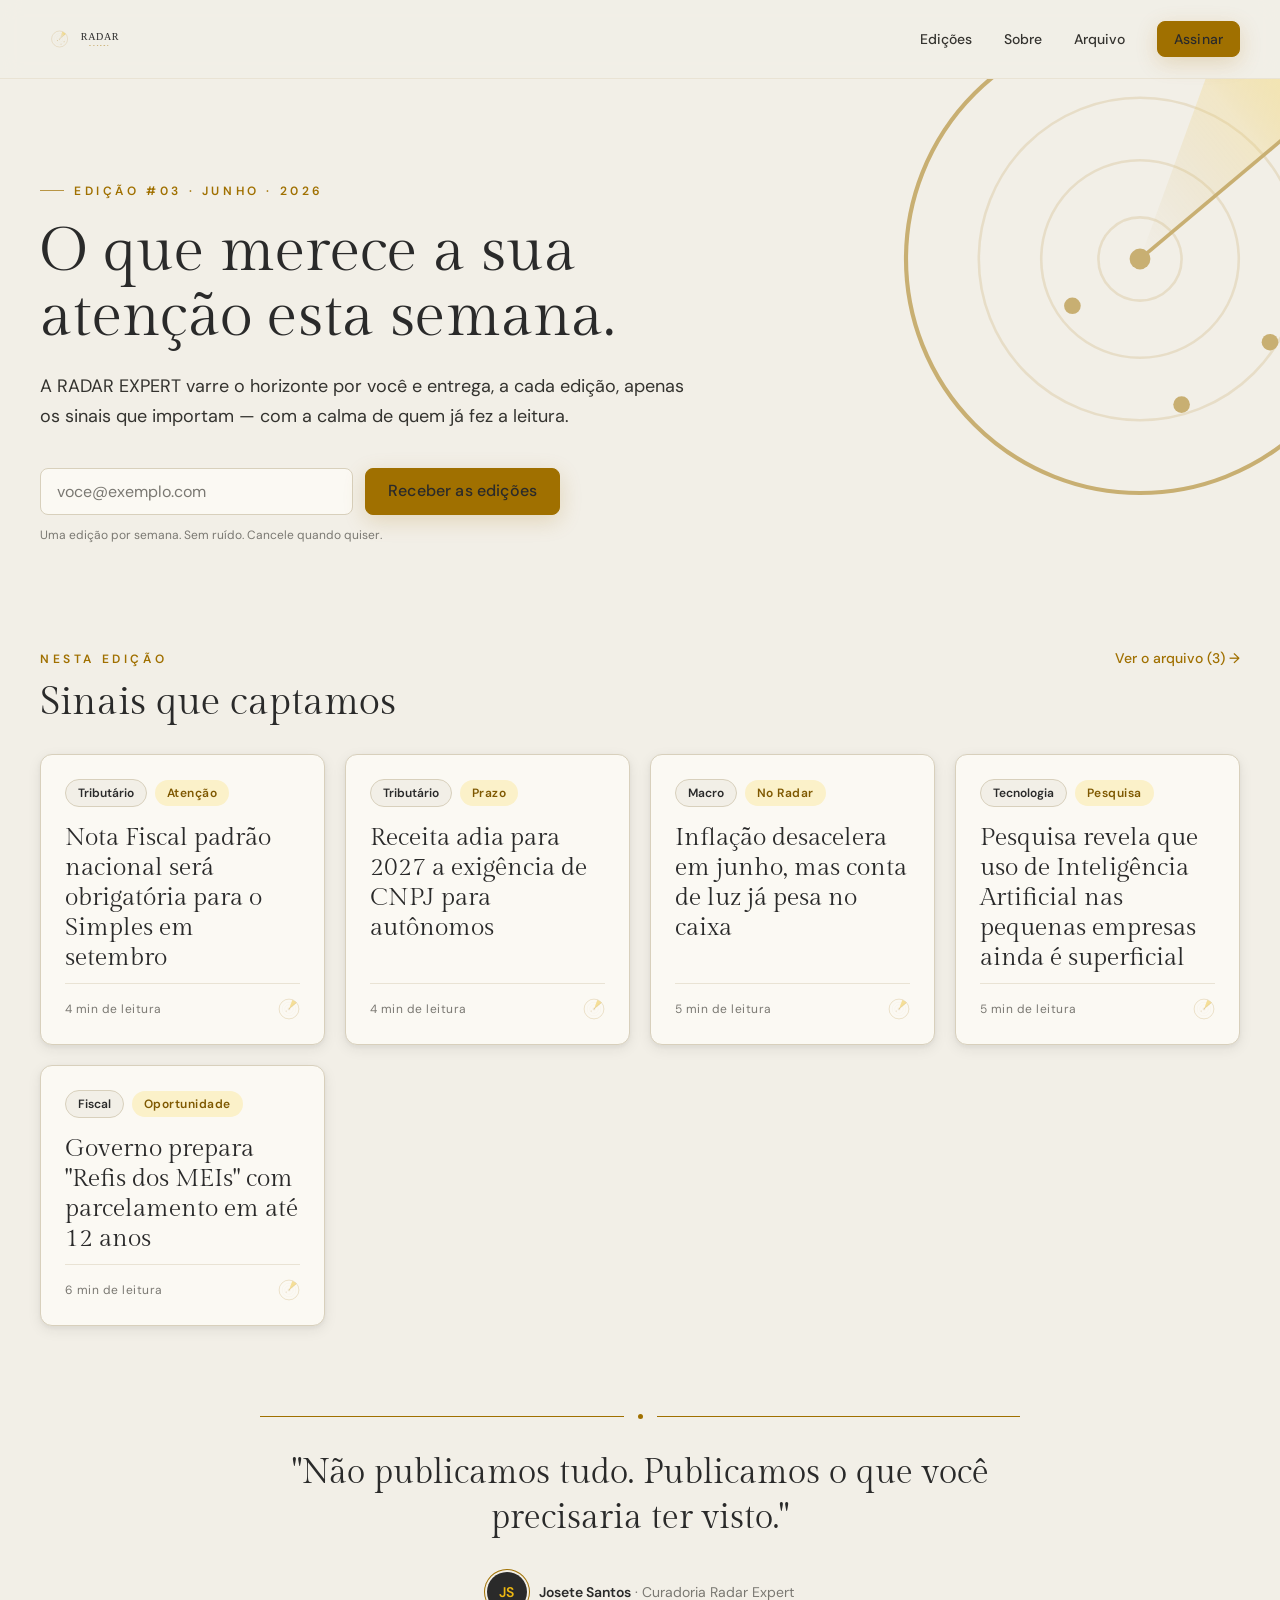
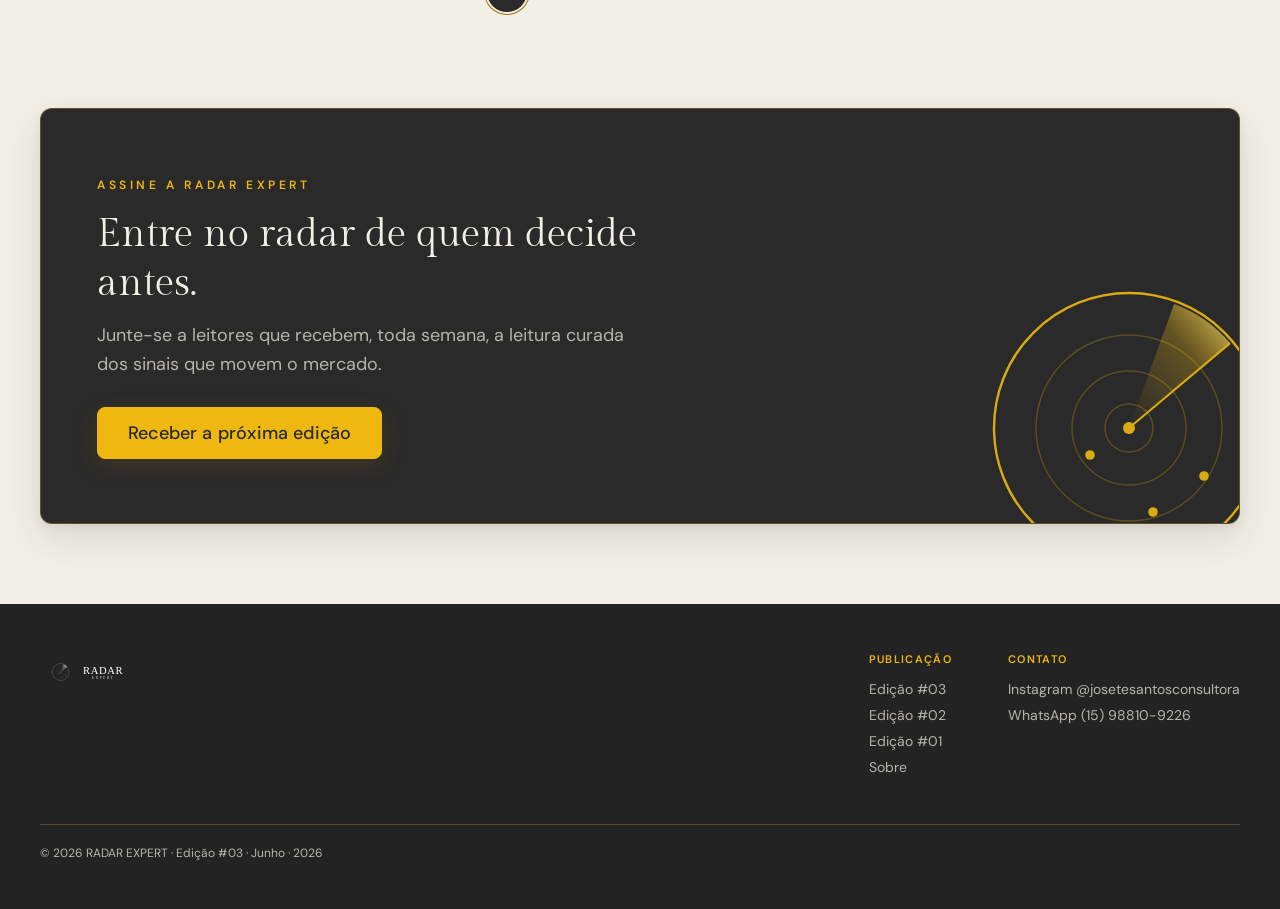
<file: index.html>
<!DOCTYPE html>
<html lang="pt-BR">
<head>
  <meta charset="UTF-8">
  <meta name="viewport" content="width=device-width, initial-scale=1.0">
  <title>RADAR EXPERT — Sinais que importam, toda semana</title>
  <meta name="description" content="Curadoria semanal dos sinais que movimentam o cenário das micro e pequenas empresas.">
  <link rel="icon" href="assets/favicon-512.png">

  <link rel="preconnect" href="https://fonts.googleapis.com">
  <link rel="preconnect" href="https://fonts.gstatic.com" crossorigin="anonymous">
  <link href="https://fonts.googleapis.com/css2?family=Gilda+Display&family=DM+Sans:ital,opsz,wght@0,9..40,300;0,9..40,400;0,9..40,500;0,9..40,600;0,9..40,700;1,9..40,400&display=swap" rel="stylesheet">

  <link rel="stylesheet" href="_ds/tokens/fonts.css">
  <link rel="stylesheet" href="_ds/tokens/colors.css">
  <link rel="stylesheet" href="_ds/tokens/typography.css">
  <link rel="stylesheet" href="_ds/tokens/spacing.css">
  <link rel="stylesheet" href="_ds/tokens/effects.css">

  <style>
    /* ── Base ── */
    *, *::before, *::after { box-sizing: border-box; }
    body { margin: 0; background: var(--surface-page); font-family: var(--font-sans); color: var(--text-body); -webkit-font-smoothing: antialiased; }
    p, h1, h2, h3, figure, blockquote { margin: 0; }
    h1, h2, h3 { font-weight: 400; }
    a { color: var(--text-gold); text-decoration: none; text-underline-offset: 3px; }
    a:hover { text-decoration: underline; }

    /* ── @keyframes (RadarMark spin) ── */
    @keyframes radar-sweep { to { transform: rotate(360deg); } }

    /* ── Scroll reveal ── */
    .js-reveal { opacity: 0; transform: translateY(22px); transition: opacity .65s cubic-bezier(.16,1,.3,1), transform .65s cubic-bezier(.16,1,.3,1); }
    .js-reveal.is-visible { opacity: 1; transform: none; }
    .js-reveal-d1 { transition-delay: .08s; }
    .js-reveal-d2 { transition-delay: .16s; }
    .js-reveal-d3 { transition-delay: .24s; }

    /* ── MASTHEAD ── */
    .re-nav {
      display: flex; align-items: center; justify-content: space-between;
      padding: 20px 40px;
      border-bottom: 1px solid var(--border-subtle);
      position: sticky; top: 0;
      background: rgba(242,239,231,0.86);
      backdrop-filter: blur(10px);
      z-index: 10;
    }
    .re-nav-logo { height: 38px; display: block; }
    .re-nav-links { display: flex; align-items: center; gap: 32px; }
    .re-nav-link {
      font-family: var(--font-sans); font-size: var(--text-sm); font-weight: 500;
      color: var(--text-body); text-decoration: none;
      transition: color var(--dur-base);
    }
    .re-nav-link:hover { color: var(--text-strong); }
    /* Button — primary sm */
    .re-btn {
      display: inline-flex; align-items: center; justify-content: center;
      font-family: var(--font-sans); font-weight: var(--weight-medium);
      letter-spacing: 0.01em; line-height: 1;
      border-radius: var(--radius-md); cursor: pointer;
      border: 1px solid var(--dourado-700);
      background: var(--dourado-700); color: var(--text-on-gold);
      box-shadow: var(--shadow-gold);
      transition: transform var(--dur-fast) var(--ease-standard), background var(--dur-base), box-shadow var(--dur-base);
    }
    .re-btn:hover { background: var(--dourado-deep); border-color: var(--dourado-deep); text-decoration: none; }
    .re-btn:active { transform: scale(0.98); }
    .re-btn-sm { padding: 8px 16px; font-size: var(--text-sm); min-height: 36px; }
    .re-btn-md { padding: 12px 22px; font-size: var(--text-base); min-height: 44px; }
    .re-btn-lg { padding: 15px 30px; font-size: var(--text-md); min-height: 52px; }

    /* ── HERO ── */
    .re-hero {
      position: relative; overflow: hidden;
      padding: 96px 40px 80px;
    }
    .re-hero-radar {
      position: absolute; right: -120px; top: -80px;
      opacity: 0.5; pointer-events: none; z-index: 0;
    }
    .re-hero-inner { position: relative; z-index: 1; max-width: 760px; }
    /* Eyebrow with rule */
    .re-eyebrow {
      display: inline-flex; align-items: center; gap: 10px;
      font-family: var(--font-sans); font-size: var(--text-xs);
      font-weight: var(--weight-semibold); letter-spacing: var(--tracking-widest);
      text-transform: uppercase; color: var(--text-gold);
    }
    .re-eyebrow-rule {
      width: 24px; height: 1px; background: currentColor; opacity: 0.7;
    }
    .re-eyebrow-ondark { color: var(--accent-on-dark); }
    .re-hero-h1 {
      font-family: var(--font-display); font-size: 61px;
      color: var(--text-strong); margin: 20px 0 0;
      letter-spacing: 0.005em; line-height: var(--leading-tight);
    }
    .re-hero-body {
      font-family: var(--font-sans); font-size: var(--text-md); line-height: var(--leading-relaxed);
      color: var(--text-body); max-width: 54ch; margin: 22px 0 36px;
    }
    .re-hero-form { display: flex; gap: 12px; max-width: 520px; flex-wrap: wrap; }
    /* Input component */
    .re-input {
      flex: 1 1 260px;
      padding: 12px 16px; font-family: var(--font-sans); font-size: var(--text-base);
      background: var(--surface-raised); border: 1px solid var(--border-strong);
      border-radius: var(--radius-md); color: var(--text-strong);
      outline: none; transition: border-color var(--dur-base);
      min-height: 44px;
    }
    .re-input::placeholder { color: var(--text-muted); }
    .re-input:focus { border-color: var(--dourado-700); }
    .re-hero-note { font-size: var(--text-xs); color: var(--text-muted); margin-top: 12px; }

    /* ── SIGNALS SECTION ── */
    .re-signals { padding: 24px 40px 88px; }
    .re-signals-top {
      display: flex; align-items: baseline; justify-content: space-between;
      margin-bottom: 28px;
    }
    .re-signals-h2 {
      font-family: var(--font-display); font-size: var(--text-3xl);
      color: var(--text-strong); margin: 10px 0 0; line-height: var(--leading-snug);
    }
    .re-signals-grid { display: grid; grid-template-columns: repeat(auto-fill, minmax(280px, 1fr)); gap: 20px; }
    /* Card raised interactive */
    .re-card {
      background: var(--surface-raised);
      border: 1px solid var(--border-strong);
      border-radius: var(--radius-lg);
      box-shadow: var(--shadow-md);
      padding: var(--space-5);
      transition: transform var(--dur-base) var(--ease-out), box-shadow var(--dur-base) var(--ease-out);
      cursor: pointer; display: flex; flex-direction: column;
      text-decoration: none; color: inherit;
    }
    .re-card:hover { transform: translateY(-3px); box-shadow: var(--shadow-lg); text-decoration: none; color: inherit; }
    /* Tag component (outline pill) */
    .re-tag {
      display: inline-flex; align-items: center;
      padding: 5px 12px; border-radius: var(--radius-pill);
      border: 1px solid var(--border-strong);
      background: var(--surface-page);
      font-size: var(--text-xs); font-weight: var(--weight-semibold);
      color: var(--text-strong);
    }
    /* Badge component — gold tone */
    .re-badge {
      display: inline-flex; align-items: center;
      padding: 5px 12px; border-radius: var(--radius-pill);
      background: var(--dourado-100);
      font-size: var(--text-xs); font-weight: var(--weight-semibold);
      color: var(--dourado-deep); letter-spacing: 0.04em;
    }
    .re-card-pills { display: flex; align-items: center; gap: 8px; margin-bottom: 16px; flex-wrap: wrap; }
    .re-card-h3 {
      font-family: var(--font-display); font-weight: 400;
      font-size: var(--text-xl); color: var(--text-strong);
      margin: 0 0 10px; line-height: 1.2; flex: 1;
    }
    .re-card-blurb { font-size: var(--text-sm); color: var(--text-body); margin: 0 0 20px; line-height: 1.6; }
    /* Divider — subtle */
    .re-divider { width: 100%; height: 1px; background: var(--border-subtle); border: none; margin: 0; }
    .re-card-foot {
      display: flex; align-items: center; justify-content: space-between;
      margin-top: 14px;
    }
    .re-card-time { font-size: var(--text-xs); color: var(--text-muted); letter-spacing: 0.04em; }

    /* ── QUOTE SECTION ── */
    .re-quote-section { padding: 0 40px 96px; display: flex; justify-content: center; }
    .re-quote-figure { max-width: 760px; text-align: center; margin: 0; width: 100%; }
    /* Divider ornament (lines + dot) */
    .re-divider-ornament {
      display: flex; align-items: center; gap: 14px; width: 100%;
    }
    .re-divider-line { flex: 1; height: 1px; background: var(--dourado-700); border: none; }
    .re-divider-dot {
      width: 5px; height: 5px; border-radius: 50%;
      background: var(--dourado-700); flex: 0 0 auto;
    }
    .re-blockquote {
      font-family: var(--font-display); font-size: 34px;
      color: var(--text-strong); line-height: 1.3;
      margin: 32px 0;
    }
    .re-figcaption { display: inline-flex; align-items: center; gap: 12px; }
    /* Avatar with ring */
    .re-avatar {
      display: inline-flex; align-items: center; justify-content: center;
      width: 40px; height: 40px; flex: 0 0 40px;
      border-radius: var(--radius-circle);
      background: var(--chumbo-700); color: var(--accent-on-dark);
      font-family: var(--font-sans); font-size: 14px;
      font-weight: var(--weight-semibold); letter-spacing: 0.02em;
      box-shadow: 0 0 0 2px var(--surface-page), 0 0 0 3px var(--dourado-700);
    }
    .re-caption-text { font-size: var(--text-sm); color: var(--text-muted); }
    .re-caption-name { color: var(--text-strong); font-weight: var(--weight-semibold); }

    /* ── CTA DARK ── */
    .re-cta-wrap { padding: 0 40px 80px; }
    /* Card dark */
    .re-card-dark {
      background: var(--surface-inverse);
      border: 1px solid var(--border-on-dark);
      border-radius: var(--radius-lg);
      box-shadow: var(--shadow-lg);
      padding: 64px 56px;
      position: relative; overflow: hidden;
    }
    .re-cta-radar {
      position: absolute; right: -40px; bottom: -60px;
      opacity: 0.9; pointer-events: none;
    }
    .re-cta-inner { position: relative; max-width: 560px; }
    .re-cta-h2 {
      font-family: var(--font-display); font-size: var(--text-3xl);
      color: var(--text-on-dark); margin: 16px 0 14px;
      line-height: var(--leading-snug);
    }
    .re-cta-body {
      color: var(--text-on-dark-muted); font-size: var(--text-md);
      margin: 0 0 28px; line-height: 1.6;
    }
    /* Button primary lg on dark */
    .re-btn-ondark {
      background: var(--dourado-400); color: var(--text-on-gold);
      border-color: var(--dourado-400);
    }
    .re-btn-ondark:hover { background: var(--dourado-500); border-color: var(--dourado-500); }

    /* ── FOOTER ── */
    .re-footer {
      background: var(--chumbo-800);
      padding: 48px 40px;
      color: var(--text-on-dark-muted);
    }
    .re-footer-top {
      display: flex; justify-content: space-between;
      align-items: flex-start; flex-wrap: wrap; gap: 24px;
    }
    .re-footer-logo { height: 40px; }
    .re-footer-nav { display: flex; gap: 56px; flex-wrap: wrap; }
    .re-footer-col-title {
      font-size: var(--text-2xs); font-weight: 600; letter-spacing: 0.12em;
      text-transform: uppercase; color: var(--accent-on-dark); margin: 0 0 14px;
    }
    .re-footer-col-link {
      display: block; font-size: var(--text-sm);
      color: var(--text-on-dark-muted); text-decoration: none;
      margin-bottom: 8px; transition: color var(--dur-base);
    }
    .re-footer-col-link:hover { color: var(--text-on-dark); }
    .re-footer-bottom {
      margin-top: 40px; padding-top: 20px;
      border-top: 1px solid var(--border-on-dark);
      font-size: var(--text-xs); color: var(--text-on-dark-muted);
    }

    /* ── Responsive ── */
    @media (max-width: 860px) {
      .re-hero { padding: 64px 24px 56px; }
      .re-hero-radar { display: none; }
      .re-hero-h1 { font-size: 44px; }
      .re-signals { padding: 24px 24px 64px; }
      .re-signals-grid { grid-template-columns: 1fr; }
      .re-quote-section { padding: 0 24px 72px; }
      .re-cta-wrap { padding: 0 24px 64px; }
      .re-card-dark { padding: 44px 32px; }
      .re-cta-radar { display: none; }
      .re-footer { padding: 44px 24px; }
    }
    @media (max-width: 640px) {
      .re-nav { padding: 16px 20px; }
      .re-nav-link { display: none; }
      .re-hero { padding: 56px 20px 48px; }
      .re-blockquote { font-size: 24px; }
    }
  </style>
</head>
<body>

<!-- ══ MASTHEAD ══════════════════════════════════════════════ -->
<header class="re-nav">
  <a href="/">
    <img class="re-nav-logo" src="assets/logo-horizontal.svg" alt="RADAR EXPERT">
  </a>
  <nav class="re-nav-links">
    <a class="re-nav-link" href="#sinais">Edições</a>
    <a class="re-nav-link" href="#sobre">Sobre</a>
    <a class="re-nav-link" href="#arquivo">Arquivo</a>
    <a class="re-btn re-btn-sm" href="assinar.html">Assinar</a>
  </nav>
</header>

<!-- ══ HERO ═════════════════════════════════════════════════ -->
<section class="re-hero">
  <!-- RadarMark 520px gold tone (watermark) -->
  <div class="re-hero-radar" aria-hidden="true">
    <svg width="520" height="520" viewBox="0 0 200 200" role="img" aria-label="RADAR EXPERT">
      <defs>
        <linearGradient id="rmHero" x1="0%" y1="100%" x2="100%" y2="0%">
          <stop offset="0%"   stop-color="rgba(160,112,0,0)"/>
          <stop offset="60%"  stop-color="rgba(238,184,17,0.30)"/>
          <stop offset="100%" stop-color="rgba(246,226,122,0.95)"/>
        </linearGradient>
      </defs>
      <circle cx="100" cy="100" r="90" fill="none" stroke="#A07000" stroke-width="1.6"/>
      <circle cx="100" cy="100" r="62" fill="none" stroke="rgba(160,112,0,0.28)" stroke-width="1"/>
      <circle cx="100" cy="100" r="38" fill="none" stroke="rgba(160,112,0,0.28)" stroke-width="1"/>
      <circle cx="100" cy="100" r="16" fill="none" stroke="rgba(160,112,0,0.28)" stroke-width="1"/>
      <g style="transform-origin:100px 100px;animation:radar-sweep var(--sweep-spin,4s) linear infinite">
        <path d="M100,100 L167.4,43.4 A88,88 0 0 0 130.1,17.3 Z" fill="url(#rmHero)"/>
        <line x1="100" y1="100" x2="167.4" y2="43.4" stroke="#A07000" stroke-width="1.4"/>
      </g>
      <circle cx="100" cy="100" r="4"   fill="#A07000"/>
      <circle cx="74"  cy="118" r="3.2" fill="#A07000"/>
      <circle cx="150" cy="132" r="3.2" fill="#A07000"/>
      <circle cx="116" cy="156" r="3.2" fill="#A07000"/>
    </svg>
  </div>

  <div class="re-hero-inner js-reveal">
    <span class="re-eyebrow" id="hero-eyebrow">
      <span class="re-eyebrow-rule" aria-hidden="true"></span>
      Edição #03 · Junho · 2026
    </span>
    <h1 class="re-hero-h1">O que merece a sua atenção esta semana.</h1>
    <p class="re-hero-body">
      A RADAR EXPERT varre o horizonte por você e entrega, a cada edição, apenas os
      sinais que importam — com a calma de quem já fez a leitura.
    </p>
    <form class="re-hero-form" id="hero-form" onsubmit="handleSubscribe(event)">
      <input
        class="re-input" type="email" id="hero-email"
        placeholder="voce@exemplo.com" aria-label="E-mail"
        required autocomplete="email"
      >
      <button class="re-btn re-btn-md" type="submit" id="hero-btn">
        Receber as edições
      </button>
    </form>
    <p class="re-hero-note">Uma edição por semana. Sem ruído. Cancele quando quiser.</p>
  </div>
</section>

<!-- ══ SIGNALS ══════════════════════════════════════════════ -->
<section class="re-signals js-reveal" id="sinais">
  <div class="re-signals-top">
    <div>
      <span class="re-eyebrow">Nesta edição</span>
      <h2 class="re-signals-h2">Sinais que captamos</h2>
    </div>
    <a href="#arquivo" id="archive-link" style="font-size:var(--text-sm);font-weight:500;color:var(--text-gold);">Ver o arquivo →</a>
  </div>
  <div class="re-signals-grid" id="signals-grid">
    <!-- populated by JS -->
  </div>
</section>

<!-- ══ QUOTE ════════════════════════════════════════════════ -->
<section class="re-quote-section js-reveal" id="sobre">
  <figure class="re-quote-figure">
    <div class="re-divider-ornament">
      <span class="re-divider-line"></span>
      <span class="re-divider-dot" aria-hidden="true"></span>
      <span class="re-divider-line"></span>
    </div>
    <blockquote class="re-blockquote">
      "Não publicamos tudo. Publicamos o que você precisaria ter visto."
    </blockquote>
    <figcaption class="re-figcaption">
      <span class="re-avatar" aria-label="Josete Santos">JS</span>
      <span class="re-caption-text">
        <strong class="re-caption-name">Josete Santos</strong> · Curadoria Radar Expert
      </span>
    </figcaption>
  </figure>
</section>

<!-- ══ CTA DARK ═════════════════════════════════════════════ -->
<div class="re-cta-wrap">
  <div class="re-card-dark js-reveal">
    <!-- RadarMark 300px onDark spinning -->
    <div class="re-cta-radar" aria-hidden="true">
      <svg width="300" height="300" viewBox="0 0 200 200">
        <defs>
          <linearGradient id="rmCta" x1="0%" y1="100%" x2="100%" y2="0%">
            <stop offset="0%"   stop-color="rgba(238,184,17,0)"/>
            <stop offset="60%"  stop-color="rgba(238,184,17,0.32)"/>
            <stop offset="100%" stop-color="rgba(246,226,122,1)"/>
          </linearGradient>
        </defs>
        <circle cx="100" cy="100" r="90" fill="none" stroke="#EEB811" stroke-width="1.6"/>
        <circle cx="100" cy="100" r="62" fill="none" stroke="rgba(238,184,17,0.28)" stroke-width="1"/>
        <circle cx="100" cy="100" r="38" fill="none" stroke="rgba(238,184,17,0.28)" stroke-width="1"/>
        <circle cx="100" cy="100" r="16" fill="none" stroke="rgba(238,184,17,0.28)" stroke-width="1"/>
        <g style="transform-origin:100px 100px;animation:radar-sweep var(--sweep-spin,4s) linear infinite">
          <path d="M100,100 L167.4,43.4 A88,88 0 0 0 130.1,17.3 Z" fill="url(#rmCta)"/>
          <line x1="100" y1="100" x2="167.4" y2="43.4" stroke="#EEB811" stroke-width="1.4"/>
        </g>
        <circle cx="100" cy="100" r="4"   fill="#EEB811"/>
        <circle cx="74"  cy="118" r="3.2" fill="#EEB811"/>
        <circle cx="150" cy="132" r="3.2" fill="#EEB811"/>
        <circle cx="116" cy="156" r="3.2" fill="#EEB811"/>
      </svg>
    </div>
    <div class="re-cta-inner">
      <span class="re-eyebrow re-eyebrow-ondark">Assine a RADAR EXPERT</span>
      <h2 class="re-cta-h2">Entre no radar de quem decide antes.</h2>
      <p class="re-cta-body">
        Junte-se a leitores que recebem, toda semana, a leitura curada dos sinais que movem o mercado.
      </p>
      <a class="re-btn re-btn-lg re-btn-ondark" href="assinar.html">Receber a próxima edição</a>
    </div>
  </div>
</div>

<!-- ══ FOOTER ════════════════════════════════════════════════ -->
<footer class="re-footer" id="arquivo">
  <div class="re-footer-top">
    <img class="re-footer-logo" src="assets/logo-horizontal-branco.svg" alt="RADAR EXPERT">
    <div class="re-footer-nav">
      <div>
        <p class="re-footer-col-title">Publicação</p>
        <div id="footer-pub">
          <a class="re-footer-col-link" href="#sinais">Edições</a>
          <a class="re-footer-col-link" href="#arquivo">Arquivo</a>
          <a class="re-footer-col-link" href="#sobre">Sobre</a>
        </div>
      </div>
      <div>
        <p class="re-footer-col-title">Contato</p>
        <a class="re-footer-col-link" href="https://instagram.com/josetesantosconsultora" target="_blank" rel="noopener">Instagram @josetesantosconsultora</a>
        <a class="re-footer-col-link" href="https://wa.me/5515988109226" target="_blank" rel="noopener">WhatsApp (15) 98810-9226</a>
      </div>
    </div>
  </div>
  <div class="re-footer-bottom">
    © 2026 RADAR EXPERT · <span id="footer-ed">Edição #03</span> · Junho · 2026
  </div>
</footer>

<!-- ══ SCRIPTS ═══════════════════════════════════════════════ -->
<script>
(function () {
  'use strict';

  /* Scroll reveal */
  function initReveal() {
    var obs = new IntersectionObserver(function (entries) {
      entries.forEach(function (e) {
        if (e.isIntersecting) { e.target.classList.add('is-visible'); obs.unobserve(e.target); }
      });
    }, { threshold: 0.07 });
    document.querySelectorAll('.js-reveal').forEach(function (el) { obs.observe(el); });
  }
  document.addEventListener('DOMContentLoaded', initReveal);

  /* Signal card meta */
  var META = [
    { tag: 'Tributário',  strength: 'Atenção',     read: '4 min' },
    { tag: 'Tributário',  strength: 'Prazo',        read: '4 min' },
    { tag: 'Macro',       strength: 'No Radar',     read: '5 min' },
    { tag: 'Tecnologia',  strength: 'Pesquisa',     read: '5 min' },
    { tag: 'Fiscal',      strength: 'Oportunidade', read: '6 min' },
  ];

  /* RadarMark 22px gold (card footer icon) */
  var rmSmall = '<svg width="22" height="22" viewBox="0 0 200 200" aria-hidden="true">'
    + '<circle cx="100" cy="100" r="90" fill="none" stroke="#A07000" stroke-width="1.6"/>'
    + '<circle cx="100" cy="100" r="62" fill="none" stroke="rgba(160,112,0,0.28)" stroke-width="1"/>'
    + '<circle cx="100" cy="100" r="38" fill="none" stroke="rgba(160,112,0,0.28)" stroke-width="1"/>'
    + '<circle cx="100" cy="100" r="16" fill="none" stroke="rgba(160,112,0,0.28)" stroke-width="1"/>'
    + '<path d="M100,100 L167.4,43.4 A88,88 0 0 0 130.1,17.3 Z" fill="rgba(238,184,17,0.4)"/>'
    + '<line x1="100" y1="100" x2="167.4" y2="43.4" stroke="#A07000" stroke-width="1.4"/>'
    + '<circle cx="100" cy="100" r="4" fill="#A07000"/>'
    + '<circle cx="74" cy="118" r="3.2" fill="#A07000"/>'
    + '</svg>';

  /* Load editions.json */
  fetch('editions.json')
    .then(function (r) { return r.json(); })
    .then(function (eds) {
      var sorted = eds.sort(function (a, b) { return new Date(b.data_iso) - new Date(a.data_iso); });
      var latest = sorted[0];
      if (!latest) return;

      /* Update hero eyebrow — extract month from "21 a 28 de Junho" */
      var lastDe = latest.semana.lastIndexOf(' de ');
      var mes = lastDe >= 0 ? latest.semana.slice(lastDe + 4) : latest.semana;
      var eyebrow = document.getElementById('hero-eyebrow');
      eyebrow.innerHTML = '<span class="re-eyebrow-rule" aria-hidden="true"></span>'
        + 'Edição ' + latest.numero + ' · ' + mes + ' · ' + latest.ano;

      /* Footer edition + year */
      document.getElementById('footer-ed').textContent = 'Edição ' + latest.numero;
      var footerBottom = document.querySelector('.re-footer-bottom');
      if (footerBottom) footerBottom.innerHTML = '© ' + latest.ano + ' RADAR EXPERT · Edição ' + latest.numero + ' · ' + mes + ' · ' + latest.ano;

      /* Signal cards */
      var grid = document.getElementById('signals-grid');
      var sinais = (latest.sinais || []);
      var delays = ['js-reveal-d1', 'js-reveal-d2', 'js-reveal-d3', 'js-reveal-d1', 'js-reveal-d2'];
      grid.innerHTML = sinais.map(function (titulo, i) {
        var m = META[i] || META[0];
        var signalAnchor = latest.arquivo + '#signal-' + (i + 1);
        return '<a class="re-card js-reveal ' + delays[i] + '" href="' + signalAnchor + '">'
          + '<div class="re-card-pills">'
          + '<span class="re-tag">' + m.tag + '</span>'
          + '<span class="re-badge">' + m.strength + '</span>'
          + '</div>'
          + '<h3 class="re-card-h3">' + titulo + '</h3>'
          + '<hr class="re-divider">'
          + '<div class="re-card-foot">'
          + '<span class="re-card-time">' + m.read + ' de leitura</span>'
          + rmSmall
          + '</div>'
          + '</a>';
      }).join('');
      setTimeout(initReveal, 60);

      /* Footer editions list */
      var footerPub = document.getElementById('footer-pub');
      footerPub.innerHTML = sorted.map(function (ed) {
        return '<a class="re-footer-col-link" href="' + ed.arquivo + '">Edição ' + ed.numero + '</a>';
      }).join('') + '<a class="re-footer-col-link" href="#sobre">Sobre</a>';

      /* Archive count */
      var link = document.getElementById('archive-link');
      if (link && sorted.length > 1) link.textContent = 'Ver o arquivo (' + sorted.length + ') →';
    })
    .catch(function () {});

  /* Subscribe form */
  window.handleSubscribe = function (e) {
    e.preventDefault();
    var email = document.getElementById('hero-email').value.trim();
    var btn = document.getElementById('hero-btn');
    if (!email) return;
    btn.textContent = 'Enviando…'; btn.disabled = true;
    fetch('/.netlify/functions/subscribe', {
      method: 'POST',
      headers: { 'Content-Type': 'application/json' },
      body: JSON.stringify({ email: email, nome: '' })
    }).then(function (r) {
      if (r.ok) { btn.textContent = '✓ Inscrita!'; document.getElementById('hero-email').value = ''; }
      else { throw new Error(); }
    }).catch(function () {
      btn.textContent = 'Tentar novamente'; btn.disabled = false;
    });
  };
})();
</script>

</body>
</html>
</file>
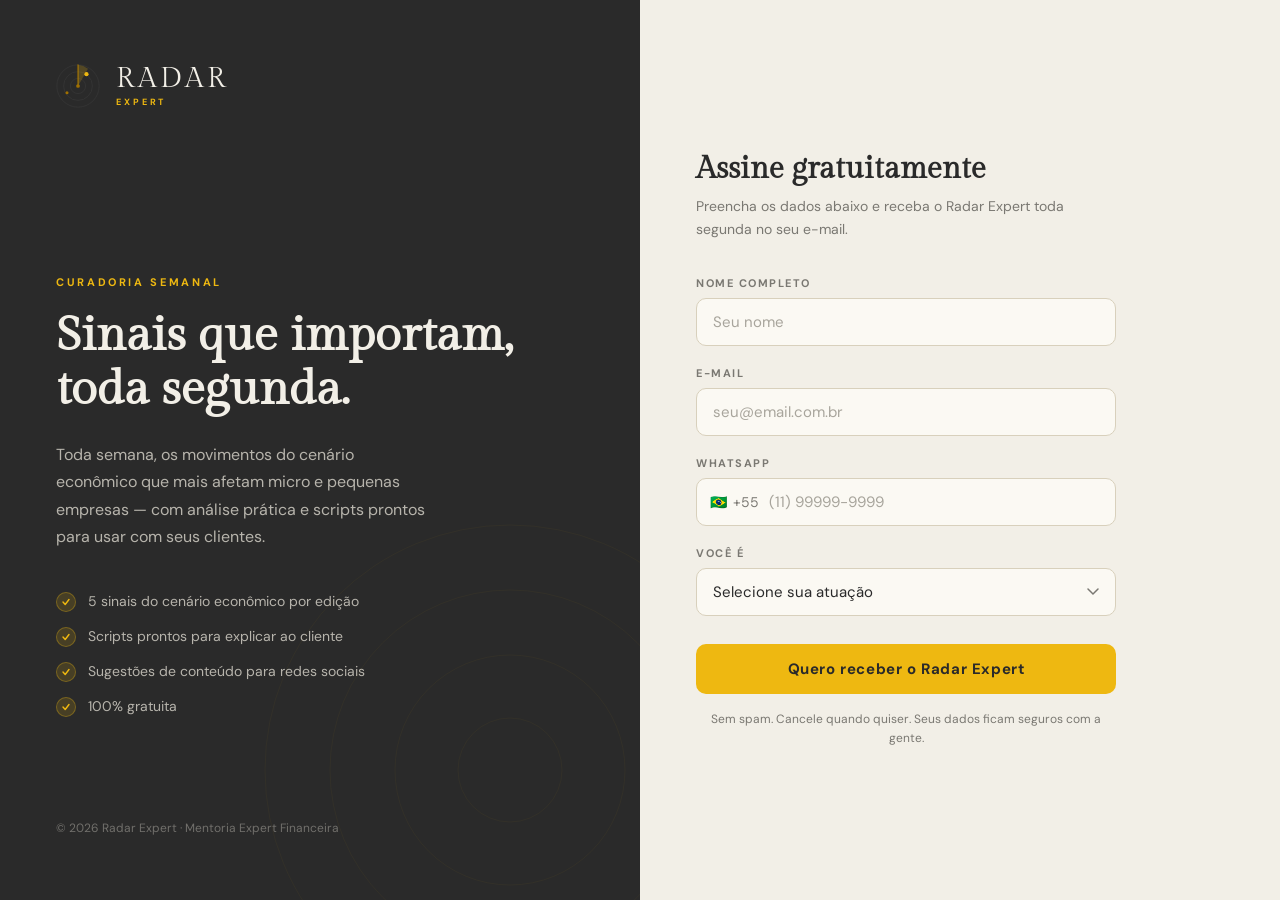
<file: assinar.html>
<!DOCTYPE html>
<html lang="pt-BR">
<head>
  <meta charset="utf-8">
  <meta name="viewport" content="width=device-width, initial-scale=1">
  <title>Assinar — Radar Expert</title>
  <meta name="description" content="Receba toda semana a curadoria estratégica do Radar Expert no seu e-mail.">

  <link rel="preconnect" href="https://fonts.googleapis.com">
  <link rel="preconnect" href="https://fonts.gstatic.com" crossorigin="anonymous">
  <link href="https://fonts.googleapis.com/css2?family=Gilda+Display&family=DM+Sans:ital,opsz,wght@0,9..40,300;0,9..40,400;0,9..40,500;0,9..40,600;0,9..40,700;1,9..40,400&display=swap" rel="stylesheet">

  <link rel="stylesheet" href="_ds/tokens/fonts.css">
  <link rel="stylesheet" href="_ds/tokens/colors.css">
  <link rel="stylesheet" href="_ds/tokens/typography.css">
  <link rel="stylesheet" href="_ds/tokens/spacing.css">
  <link rel="stylesheet" href="_ds/tokens/effects.css">

  <style>
    @keyframes radarSpin { to { transform: rotate(360deg); } }
    @keyframes blip1 { 0%,100% { opacity:.18; } 50% { opacity:1; } }
    @keyframes blip2 { 0%,100% { opacity:.12; } 60% { opacity:.85; } }
    @keyframes fadeUp { from { opacity:0; transform:translateY(24px); } to { opacity:1; transform:none; } }

    *, *::before, *::after { box-sizing: border-box; }
    body { margin:0; min-height:100vh; background:var(--surface-page); font-family:var(--font-sans); color:var(--text-body); -webkit-font-smoothing:antialiased; display:flex; flex-direction:column; }
    p, h1, h2 { margin:0; }
    a { color:var(--text-gold); text-underline-offset:3px; }

    /* ── PAGE LAYOUT ── */
    .page { flex:1; display:grid; grid-template-columns:1fr 1fr; min-height:100vh; }
    @media(max-width:768px){ .page { grid-template-columns:1fr; } }

    /* ── LEFT PANEL ── */
    .panel-left {
      background:var(--surface-inverse);
      padding:64px 56px;
      display:flex; flex-direction:column; justify-content:space-between;
      position:relative; overflow:hidden;
    }
    @media(max-width:768px){ .panel-left { padding:48px 32px; } }

    .radar-rings {
      position:absolute; bottom:-120px; right:-120px;
      opacity:.05; pointer-events:none;
    }

    .pl-logo { display:flex; align-items:center; gap:16px; margin-bottom:64px; }
    .pl-logo a { text-decoration:none; display:flex; align-items:center; gap:16px; }
    .pl-radar-svg { width:44px; height:44px; flex:none; }
    .pl-wordmark { font-family:var(--font-display); font-size:28px; letter-spacing:.14em; color:var(--text-on-dark); line-height:1; }
    .pl-wordmark-sub { font-size:9px; font-weight:700; letter-spacing:.32em; text-transform:uppercase; color:var(--accent-on-dark); margin-top:3px; }

    .pl-body { flex:1; display:flex; flex-direction:column; justify-content:center; padding:40px 0; }
    .pl-eyebrow { font-size:11px; font-weight:700; letter-spacing:.24em; text-transform:uppercase; color:var(--dourado-400); margin-bottom:20px; }
    .pl-title { font-family:var(--font-display); font-size:clamp(32px,4vw,48px); color:var(--text-on-dark); line-height:1.12; margin-bottom:24px; }
    .pl-desc { font-size:16px; line-height:1.72; color:var(--text-on-dark-muted); max-width:380px; margin-bottom:40px; }

    .pl-bullets { list-style:none; margin:0; padding:0; display:flex; flex-direction:column; gap:14px; }
    .pl-bullet { display:flex; align-items:flex-start; gap:12px; font-size:14px; line-height:1.5; color:var(--text-on-dark-muted); }
    .pl-bullet-icon { width:20px; height:20px; border-radius:50%; background:rgba(238,184,17,.15); border:1px solid rgba(238,184,17,.3); display:flex; align-items:center; justify-content:center; flex:none; margin-top:1px; }
    .pl-bullet-icon svg { color:var(--dourado-400); }

    .pl-footer { font-size:12px; color:var(--text-on-dark-muted); opacity:.5; }

    /* ── RIGHT PANEL (FORM) ── */
    .panel-right {
      background:var(--surface-page);
      padding:64px 56px;
      display:flex; flex-direction:column; justify-content:center;
    }
    @media(max-width:768px){ .panel-right { padding:48px 32px; } }

    .form-wrap { max-width:420px; width:100%; animation:fadeUp .6s cubic-bezier(.16,1,.3,1) both; }

    .form-title { font-family:var(--font-display); font-size:clamp(22px,3vw,30px); color:var(--text-strong); line-height:1.2; margin-bottom:8px; }
    .form-sub { font-size:14px; color:var(--text-muted); margin-bottom:36px; line-height:1.6; }

    /* ── FORM FIELDS ── */
    .field { margin-bottom:20px; }
    .field-label {
      display:block; font-size:11px; font-weight:700;
      letter-spacing:.14em; text-transform:uppercase;
      color:var(--text-muted); margin-bottom:8px;
    }
    .field-input {
      width:100%;
      background:var(--surface-raised);
      border:1px solid var(--border-strong);
      border-radius:10px;
      padding:13px 16px;
      font-family:var(--font-sans); font-size:15px; color:var(--text-strong);
      outline:none; transition:border-color .18s ease, box-shadow .18s ease;
      -webkit-appearance:none;
    }
    .field-input::placeholder { color:var(--text-faint); }
    .field-input:focus {
      border-color:var(--dourado-500);
      box-shadow:0 0 0 3px var(--focus-ring);
    }
    .field-input.has-error { border-color:var(--danger); }

    /* WhatsApp field with flag */
    .field-whats-wrap { position:relative; }
    .field-whats-prefix {
      position:absolute; left:14px; top:50%; transform:translateY(-50%);
      font-size:14px; color:var(--text-muted); pointer-events:none;
      display:flex; align-items:center; gap:6px;
    }
    .field-whats-wrap .field-input { padding-left:72px; }

    /* Select */
    .field-select {
      width:100%;
      background:var(--surface-raised);
      border:1px solid var(--border-strong);
      border-radius:10px;
      padding:13px 16px;
      font-family:var(--font-sans); font-size:15px; color:var(--text-strong);
      outline:none; transition:border-color .18s ease, box-shadow .18s ease;
      cursor:pointer; -webkit-appearance:none; appearance:none;
      background-image:url("data:image/svg+xml,%3Csvg xmlns='http://www.w3.org/2000/svg' width='12' height='8' viewBox='0 0 12 8' fill='none'%3E%3Cpath d='M1 1L6 6L11 1' stroke='%237A7872' stroke-width='1.5' stroke-linecap='round'/%3E%3C/svg%3E");
      background-repeat:no-repeat; background-position:right 16px center;
    }
    .field-select:focus { border-color:var(--dourado-500); box-shadow:0 0 0 3px var(--focus-ring); }

    /* Divider */
    .form-divider { display:flex; align-items:center; gap:12px; margin:28px 0; }
    .form-divider-rule { flex:1; height:1px; background:var(--border-subtle); }
    .form-divider-text { font-size:11px; font-weight:600; letter-spacing:.10em; text-transform:uppercase; color:var(--text-muted); }

    /* Submit */
    .form-submit {
      width:100%; padding:15px;
      background:var(--dourado-400); color:#2A2A2A;
      font-family:var(--font-sans); font-size:15px; font-weight:700; letter-spacing:.04em;
      border:none; border-radius:10px; cursor:pointer;
      transition:background .2s ease, transform .18s ease, box-shadow .2s ease;
      margin-top:8px;
    }
    .form-submit:hover { background:var(--dourado-500); transform:translateY(-2px); box-shadow:var(--shadow-gold); }
    .form-submit:active { transform:scale(.98); box-shadow:none; }
    .form-submit:disabled { opacity:.6; cursor:not-allowed; transform:none; box-shadow:none; }

    .form-legal { font-size:12px; color:var(--text-muted); line-height:1.6; margin-top:16px; text-align:center; }

    /* ── SUCCESS STATE ── */
    .form-success {
      display:none; text-align:center;
      animation:fadeUp .5s cubic-bezier(.16,1,.3,1) both;
    }
    .form-success.is-shown { display:block; }
    .success-icon { width:56px; height:56px; background:var(--success-bg); border-radius:50%; display:flex; align-items:center; justify-content:center; margin:0 auto 20px; }
    .success-icon svg { color:var(--success); }
    .success-title { font-family:var(--font-display); font-size:28px; color:var(--text-strong); margin-bottom:12px; }
    .success-text { font-size:15px; color:var(--text-muted); line-height:1.7; margin-bottom:28px; }
    .success-back { font-size:13px; color:var(--text-gold); text-decoration:none; }
    .success-back:hover { color:var(--dourado-deep); }

    /* ── ERROR MSG ── */
    .field-error { font-size:12px; color:var(--danger); margin-top:6px; display:none; }
    .field-error.is-shown { display:block; }
  </style>
</head>
<body>

<div class="page">

  <!-- ══ LEFT PANEL ══ -->
  <div class="panel-left">
    <svg class="radar-rings" width="500" height="500" viewBox="0 0 500 500" fill="none" aria-hidden="true">
      <circle cx="250" cy="250" r="245" stroke="#EEB811" stroke-width=".8"/>
      <circle cx="250" cy="250" r="180" stroke="#EEB811" stroke-width=".8"/>
      <circle cx="250" cy="250" r="115" stroke="#EEB811" stroke-width=".8"/>
      <circle cx="250" cy="250" r="52"  stroke="#EEB811" stroke-width=".8"/>
    </svg>

    <div class="pl-logo">
      <a href="index.html">
        <svg class="pl-radar-svg" viewBox="0 0 52 52" fill="none" xmlns="http://www.w3.org/2000/svg" aria-hidden="true">
          <circle cx="26" cy="26" r="25" stroke="#3A3A3A" stroke-width=".75"/>
          <circle cx="26" cy="26" r="17" stroke="#3A3A3A" stroke-width=".75"/>
          <circle cx="26" cy="26" r="9"  stroke="#3A3A3A" stroke-width=".75"/>
          <g style="transform-origin:26px 26px; animation:radarSpin 4.5s linear infinite;">
            <line x1="26" y1="26" x2="26" y2="1" stroke="#A07000" stroke-width="1.6" stroke-linecap="round" opacity=".85"/>
            <path d="M26 26 L26 1 A25 25 0 0 1 37.8 5.5 Z" fill="#EEB811" opacity=".22"/>
          </g>
          <circle cx="36" cy="12" r="2.5" fill="#EEB811" style="animation:blip1 2.4s ease-in-out infinite;"/>
          <circle cx="13" cy="34" r="1.8" fill="#A07000" style="animation:blip2 3.4s ease-in-out infinite;"/>
          <circle cx="26" cy="26" r="2.2" fill="#A07000"/>
        </svg>
        <div>
          <div class="pl-wordmark">RADAR</div>
          <div class="pl-wordmark-sub">Expert</div>
        </div>
      </a>
    </div>

    <div class="pl-body">
      <div class="pl-eyebrow">Curadoria semanal</div>
      <h1 class="pl-title">Sinais que importam,<br>toda segunda.</h1>
      <p class="pl-desc">Toda semana, os movimentos do cenário econômico que mais afetam micro e pequenas empresas — com análise prática e scripts prontos para usar com seus clientes.</p>

      <ul class="pl-bullets">
        <li class="pl-bullet">
          <div class="pl-bullet-icon">
            <svg width="10" height="10" viewBox="0 0 10 10" fill="none">
              <path d="M2 5L4.2 7.5L8 2.5" stroke="currentColor" stroke-width="1.4" stroke-linecap="round" stroke-linejoin="round"/>
            </svg>
          </div>
          5 sinais do cenário econômico por edição
        </li>
        <li class="pl-bullet">
          <div class="pl-bullet-icon">
            <svg width="10" height="10" viewBox="0 0 10 10" fill="none">
              <path d="M2 5L4.2 7.5L8 2.5" stroke="currentColor" stroke-width="1.4" stroke-linecap="round" stroke-linejoin="round"/>
            </svg>
          </div>
          Scripts prontos para explicar ao cliente
        </li>
        <li class="pl-bullet">
          <div class="pl-bullet-icon">
            <svg width="10" height="10" viewBox="0 0 10 10" fill="none">
              <path d="M2 5L4.2 7.5L8 2.5" stroke="currentColor" stroke-width="1.4" stroke-linecap="round" stroke-linejoin="round"/>
            </svg>
          </div>
          Sugestões de conteúdo para redes sociais
        </li>
        <li class="pl-bullet">
          <div class="pl-bullet-icon">
            <svg width="10" height="10" viewBox="0 0 10 10" fill="none">
              <path d="M2 5L4.2 7.5L8 2.5" stroke="currentColor" stroke-width="1.4" stroke-linecap="round" stroke-linejoin="round"/>
            </svg>
          </div>
          100% gratuita
        </li>
      </ul>
    </div>

    <div class="pl-footer">© 2026 Radar Expert · Mentoria Expert Financeira</div>
  </div>

  <!-- ══ RIGHT PANEL (FORM) ══ -->
  <div class="panel-right">
    <div class="form-wrap">

      <!-- Success state -->
      <div class="form-success" id="form-success">
        <div class="success-icon">
          <svg width="24" height="24" viewBox="0 0 24 24" fill="none">
            <path d="M5 12L9.5 16.5L19 7.5" stroke="currentColor" stroke-width="2" stroke-linecap="round" stroke-linejoin="round"/>
          </svg>
        </div>
        <div class="success-title">Bem-vinda ao Radar!</div>
        <p class="success-text">Você receberá a próxima edição na segunda-feira. Até lá, confira as edições anteriores no arquivo.</p>
        <a href="index.html" class="success-back">← Ver edições anteriores</a>
      </div>

      <!-- Form -->
      <div id="form-container">
        <h2 class="form-title">Assine gratuitamente</h2>
        <p class="form-sub">Preencha os dados abaixo e receba o Radar Expert toda segunda no seu e-mail.</p>

        <form id="signup-form" novalidate>

          <div class="field">
            <label class="field-label" for="nome">Nome completo</label>
            <input class="field-input" type="text" id="nome" name="nome" placeholder="Seu nome" autocomplete="name" required>
            <div class="field-error" id="erro-nome">Por favor, informe seu nome.</div>
          </div>

          <div class="field">
            <label class="field-label" for="email">E-mail</label>
            <input class="field-input" type="email" id="email" name="email" placeholder="seu@email.com.br" autocomplete="email" required>
            <div class="field-error" id="erro-email">Por favor, informe um e-mail válido.</div>
          </div>

          <div class="field">
            <label class="field-label" for="whatsapp">WhatsApp</label>
            <div class="field-whats-wrap">
              <span class="field-whats-prefix">
                <span>🇧🇷</span>
                <span>+55</span>
              </span>
              <input class="field-input" type="tel" id="whatsapp" name="whatsapp" placeholder="(11) 99999-9999" autocomplete="tel" required>
            </div>
            <div class="field-error" id="erro-whatsapp">Por favor, informe seu WhatsApp.</div>
          </div>

          <div class="field">
            <label class="field-label" for="profissao">Você é</label>
            <select class="field-select" id="profissao" name="profissao" required>
              <option value="" disabled selected>Selecione sua atuação</option>
              <option value="Consultora">Consultora</option>
              <option value="Contadora">Contadora</option>
              <option value="Empreendedora">Empreendedora</option>
              <option value="BPO Financeiro">BPO Financeiro</option>
              <option value="Gestora Financeira">Gestora Financeira</option>
              <option value="Assessora Financeira">Assessora Financeira</option>
            </select>
            <div class="field-error" id="erro-profissao">Por favor, selecione sua atuação.</div>
          </div>

          <button type="submit" class="form-submit" id="submit-btn">
            Quero receber o Radar Expert
          </button>

          <p class="form-legal">Sem spam. Cancele quando quiser. Seus dados ficam seguros com a gente.</p>
        </form>
      </div>

    </div>
  </div>

</div>

<script>
(function() {
  const form      = document.getElementById('signup-form');
  const submitBtn = document.getElementById('submit-btn');
  const success   = document.getElementById('form-success');
  const container = document.getElementById('form-container');

  // WhatsApp mask
  const whatsInput = document.getElementById('whatsapp');
  whatsInput.addEventListener('input', function() {
    let v = this.value.replace(/\D/g, '').slice(0, 11);
    if (v.length > 2)  v = '(' + v.slice(0,2) + ') ' + v.slice(2);
    if (v.length > 10) v = v.slice(0,10) + '-' + v.slice(10);
    this.value = v;
  });

  function showError(id, inputId) {
    document.getElementById(id).classList.add('is-shown');
    document.getElementById(inputId).classList.add('has-error');
  }
  function clearErrors() {
    document.querySelectorAll('.field-error').forEach(el => el.classList.remove('is-shown'));
    document.querySelectorAll('.field-input, .field-select').forEach(el => el.classList.remove('has-error'));
  }

  function validate() {
    clearErrors();
    let ok = true;
    const nome  = document.getElementById('nome').value.trim();
    const email = document.getElementById('email').value.trim();
    const whats = document.getElementById('whatsapp').value.trim();
    const prof  = document.getElementById('profissao').value;

    if (!nome)  { showError('erro-nome', 'nome'); ok = false; }
    if (!email || !/^[^\s@]+@[^\s@]+\.[^\s@]+$/.test(email)) { showError('erro-email', 'email'); ok = false; }
    if (!whats || whats.replace(/\D/g,'').length < 10) { showError('erro-whatsapp', 'whatsapp'); ok = false; }
    if (!prof)  { showError('erro-profissao', 'profissao'); ok = false; }
    return ok;
  }

  form.addEventListener('submit', function(e) {
    e.preventDefault();
    if (!validate()) return;

    submitBtn.disabled = true;
    submitBtn.textContent = 'Enviando…';

    const payload = {
      nome:      document.getElementById('nome').value.trim(),
      email:     document.getElementById('email').value.trim(),
      whatsapp:  document.getElementById('whatsapp').value.trim(),
      profissao: document.getElementById('profissao').value,
    };

    fetch('/.netlify/functions/subscribe', {
      method: 'POST',
      headers: { 'Content-Type': 'application/json' },
      body: JSON.stringify(payload),
    })
    .then(res => res.json())
    .then(data => {
      if (data.success) {
        container.style.display = 'none';
        success.classList.add('is-shown');
      } else {
        throw new Error(data.error || 'Erro desconhecido');
      }
    })
    .catch(() => {
      submitBtn.disabled = false;
      submitBtn.textContent = 'Quero receber o Radar Expert';
      alert('Erro ao enviar. Tente novamente.');
    });
  });
})();
</script>

</body>
</html>
</file>
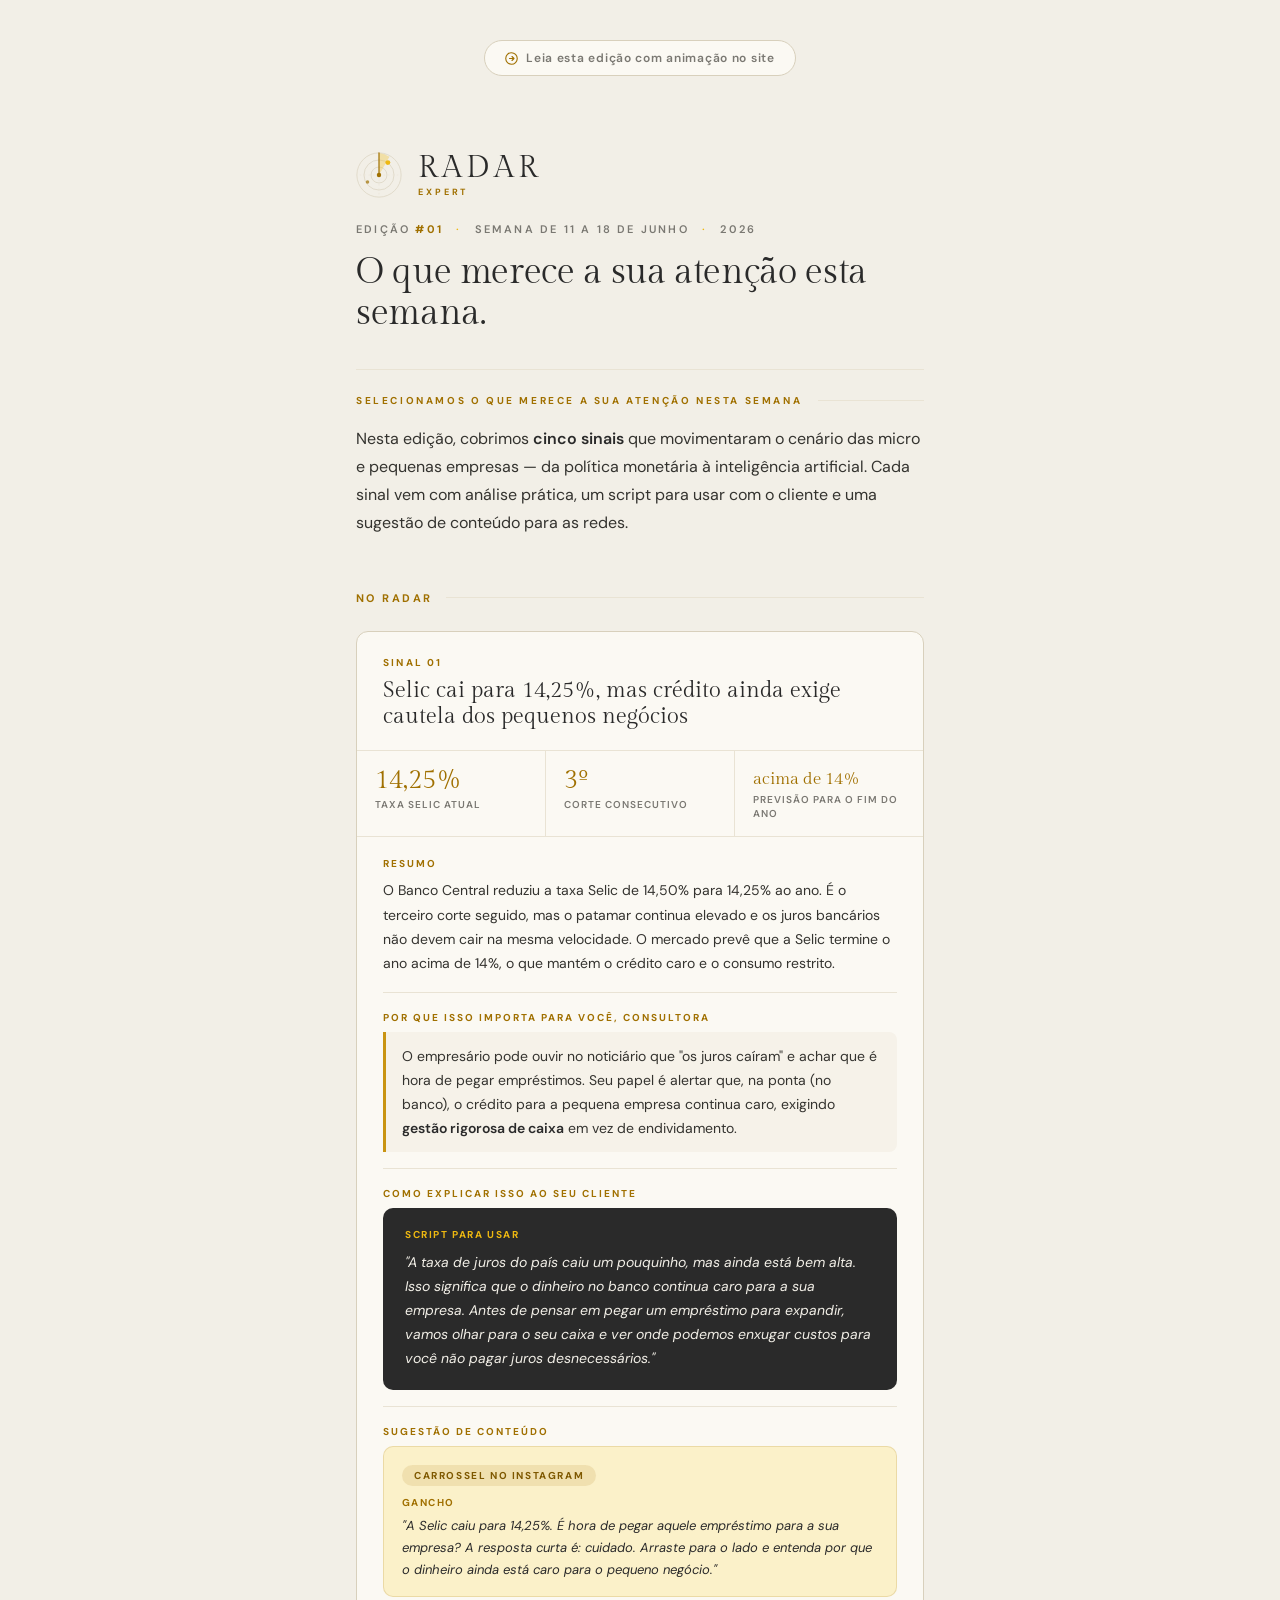
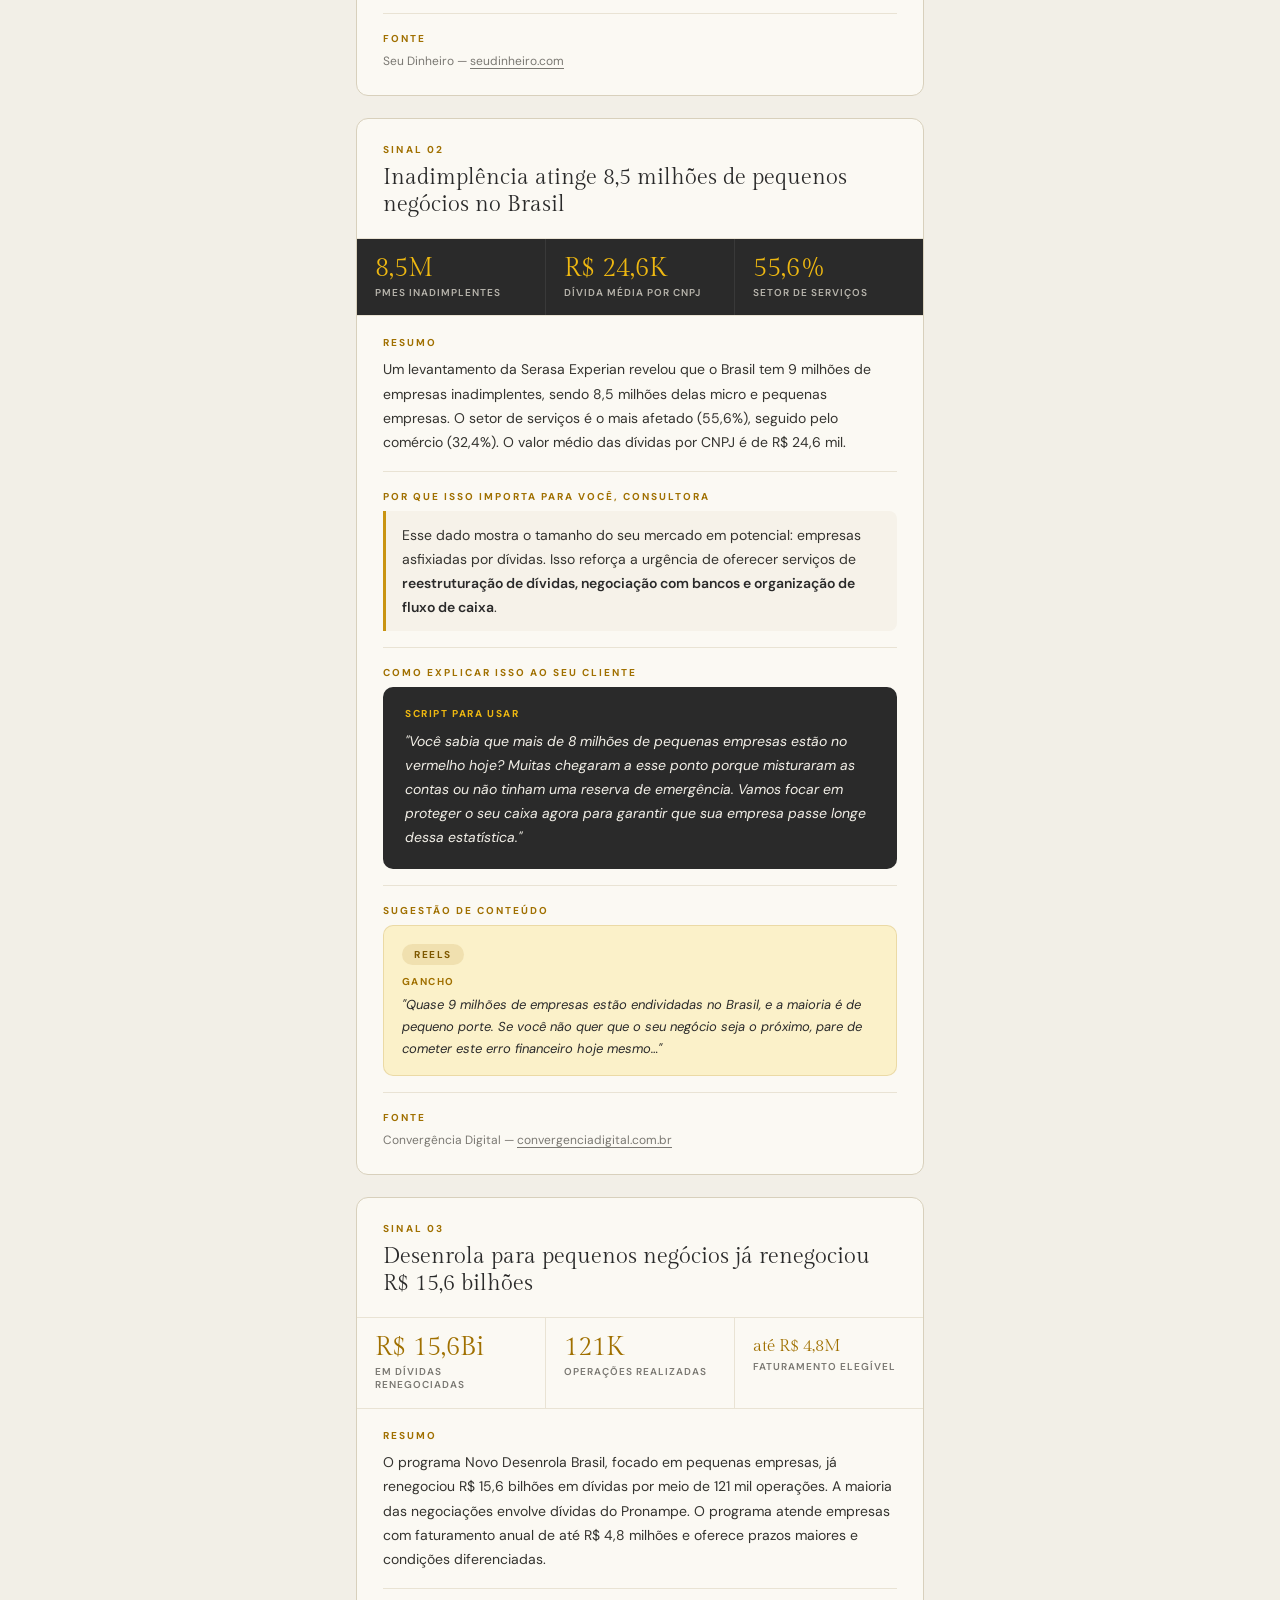
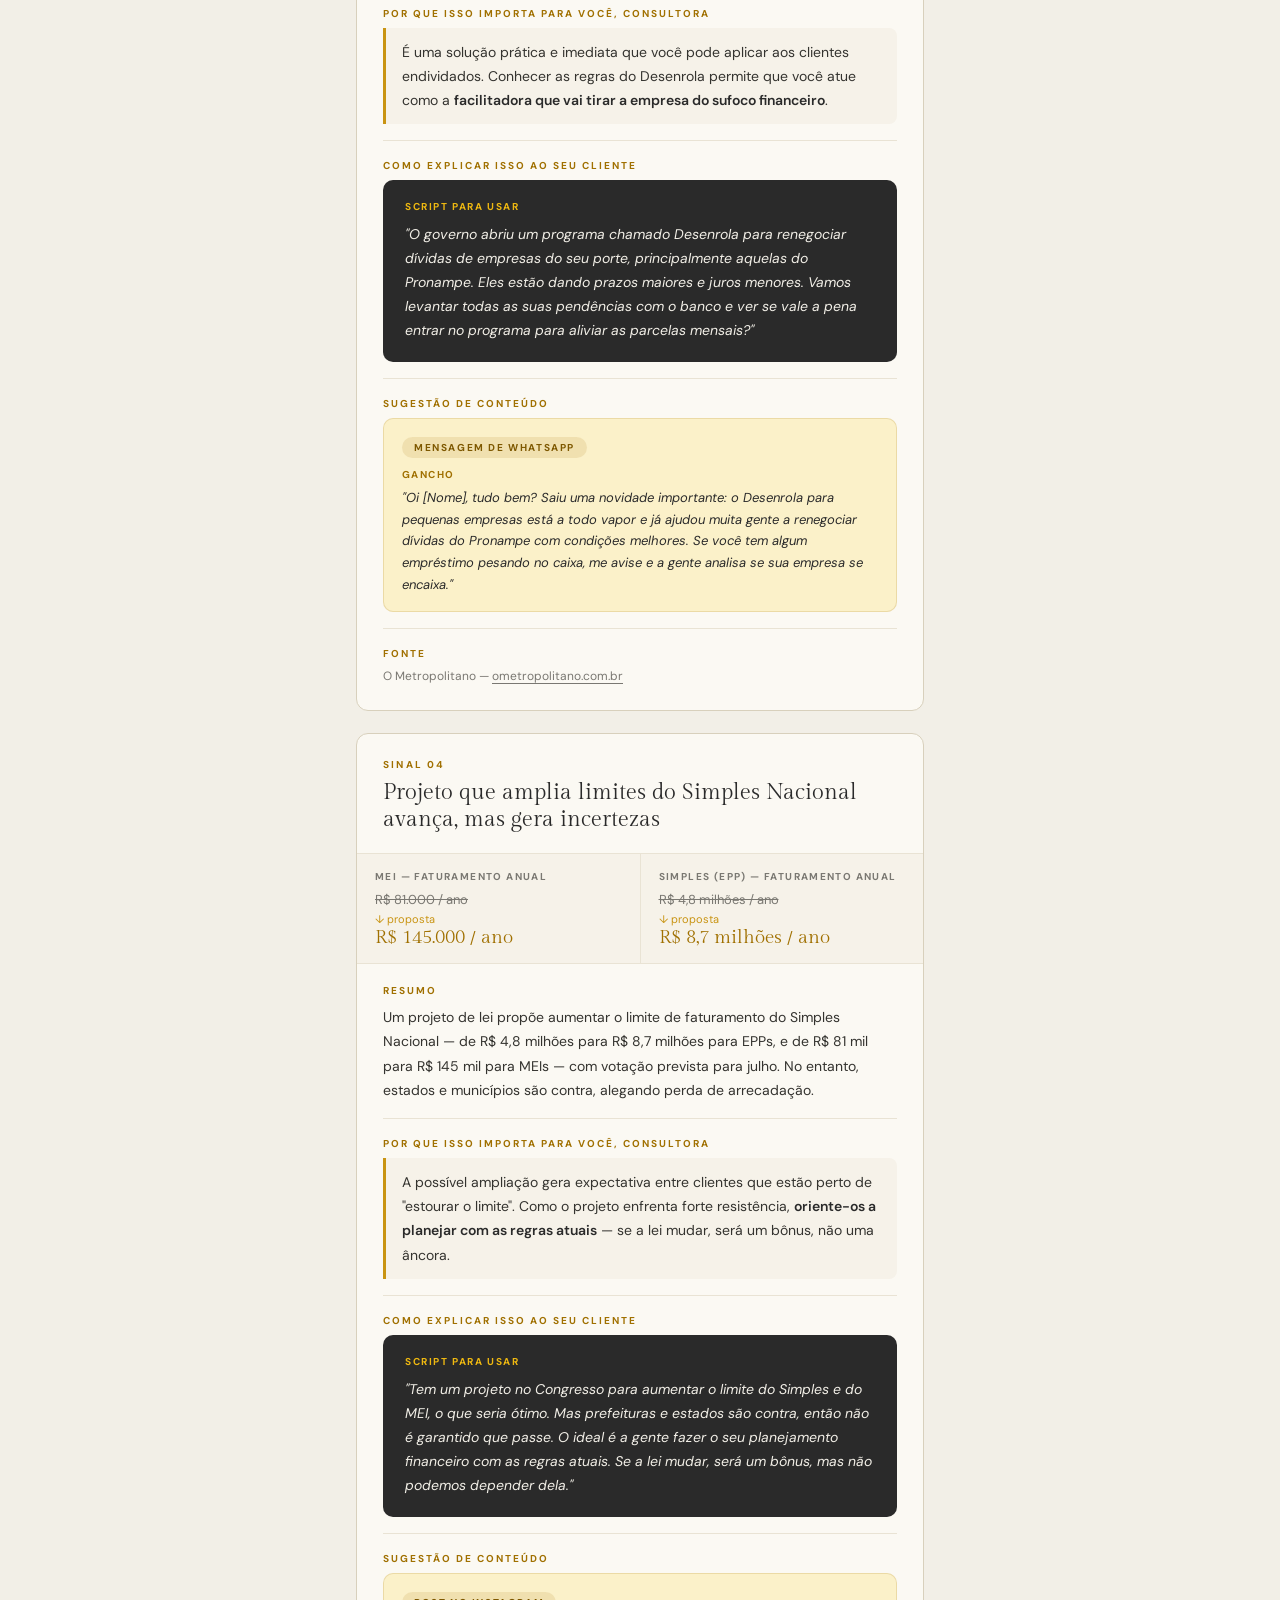
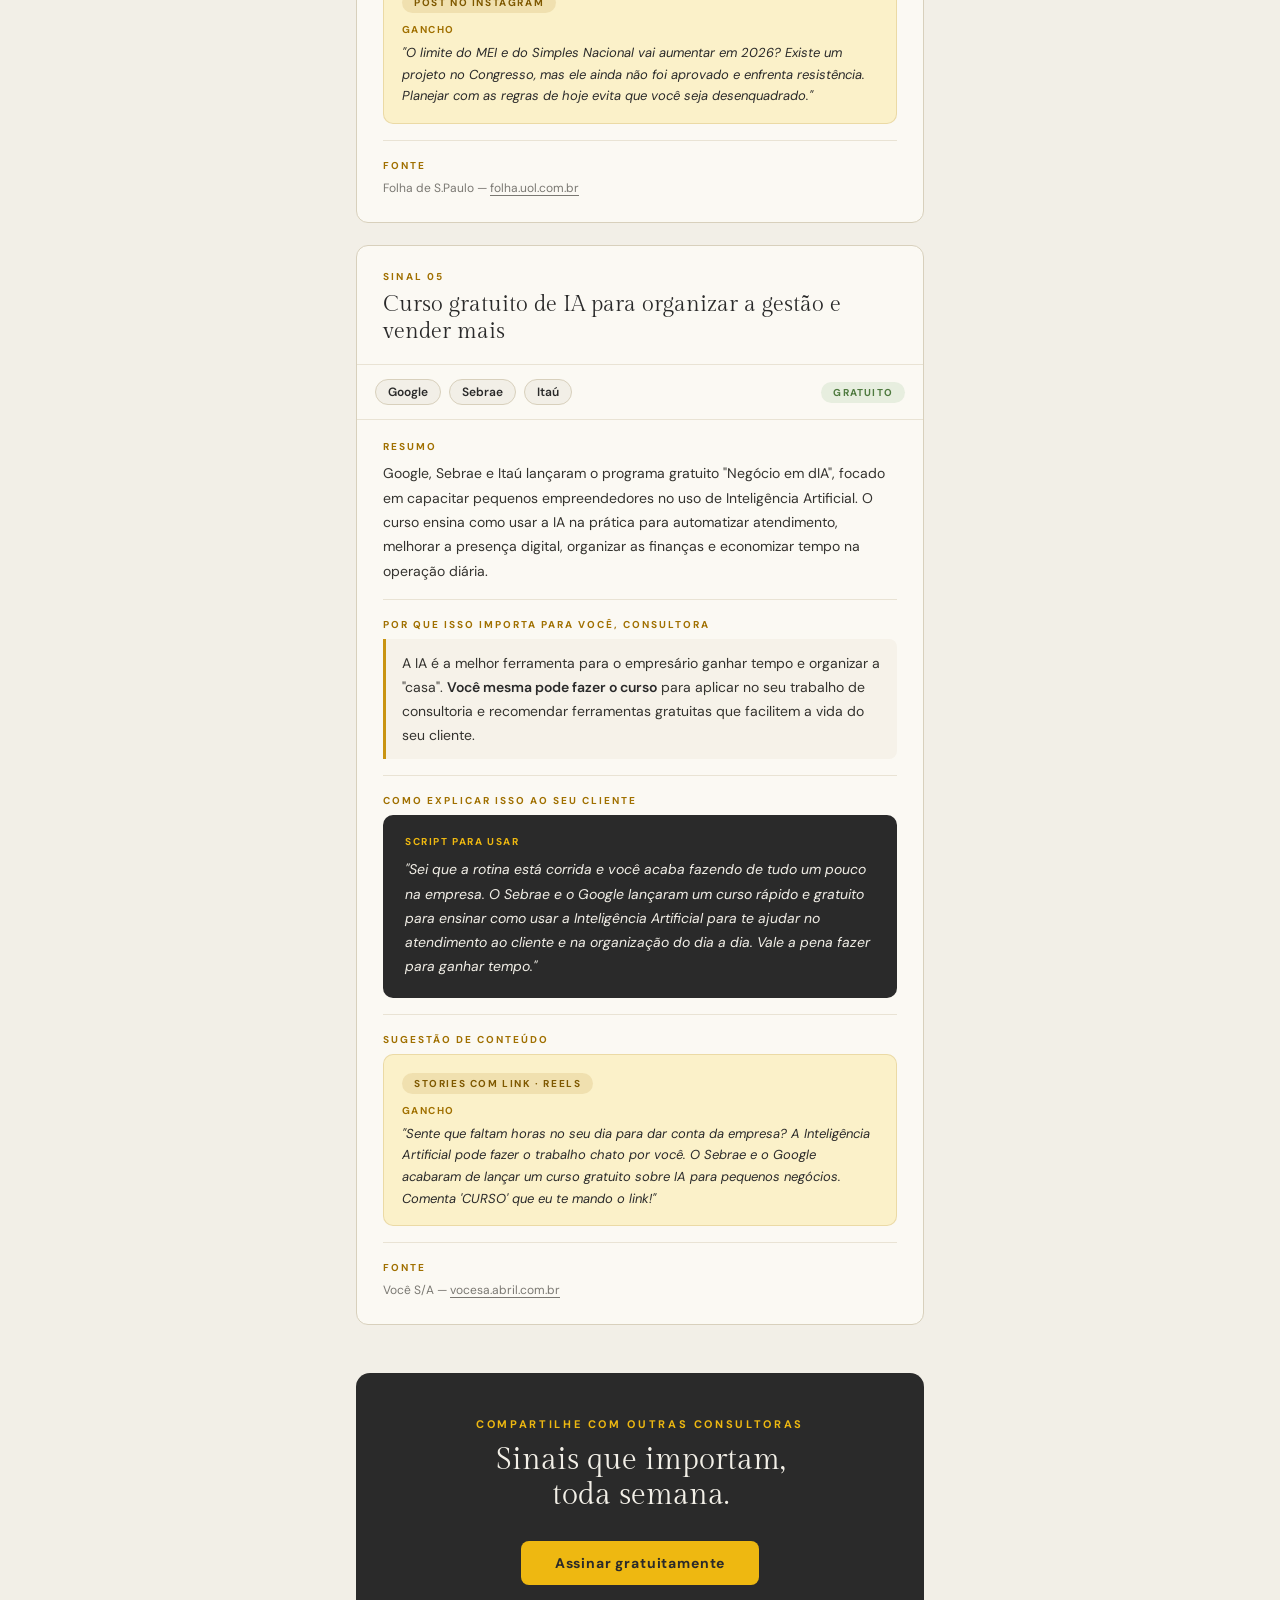
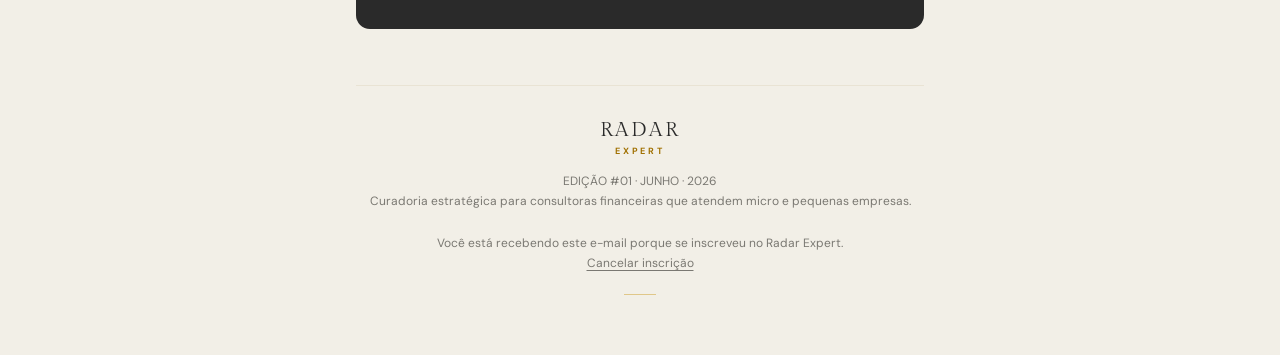
<file: email-edicao-01.html>
<!DOCTYPE html>
<html lang="pt-BR">
<head>
<meta charset="utf-8">
<meta name="viewport" content="width=device-width, initial-scale=1">
<meta http-equiv="X-UA-Compatible" content="IE=edge">
<title>Radar Expert — Edição #01</title>
<link rel="preconnect" href="https://fonts.googleapis.com">
<link href="https://fonts.googleapis.com/css2?family=Gilda+Display&family=DM+Sans:wght@400;500;600;700&display=swap" rel="stylesheet">
<style>
  *, *::before, *::after { box-sizing: border-box; }
  body { margin:0; padding:0; background:#F2EFE7; font-family:'DM Sans', -apple-system, BlinkMacSystemFont, Arial, sans-serif; color:#34332F; -webkit-font-smoothing:antialiased; }
  p, h1, h2, h3 { margin:0; }
  h1, h2, h3 { font-weight:400; }
  a { color:#A07000; text-underline-offset:3px; }

  .wrapper { max-width:600px; margin:0 auto; padding:24px 16px 60px; }

  /* HEADER */
  .header { padding:48px 0 36px; border-bottom:1px solid #E9E3D4; }
  .logo-row { display:flex; align-items:center; gap:16px; margin-bottom:24px; }
  .wordmark-main { font-family:'Gilda Display', Georgia, serif; font-size:30px; letter-spacing:.14em; color:#2A2A2A; line-height:1; }
  .wordmark-sub { font-size:9px; font-weight:700; letter-spacing:.32em; text-transform:uppercase; color:#A07000; margin-top:3px; }
  .meta { font-size:11px; font-weight:600; letter-spacing:.20em; text-transform:uppercase; color:#7A7872; margin-bottom:16px; }
  .meta-dot { color:#EEB811; margin:0 8px; }
  .hero-title { font-family:'Gilda Display', Georgia, serif; font-size:36px; color:#2A2A2A; line-height:1.13; letter-spacing:-.01em; }

  /* SELECAO */
  .selecao { padding:24px 0 18px; display:flex; align-items:center; gap:16px; }
  .selecao-text { font-size:10px; font-weight:700; letter-spacing:.26em; text-transform:uppercase; color:#A07000; white-space:nowrap; }
  .selecao-rule { flex:1; height:1px; background:#E9E3D4; }

  /* INTRO */
  .intro { font-size:16px; line-height:1.74; color:#34332F; padding-bottom:6px; }

  /* SECTION DIVIDER */
  .section-div { display:flex; align-items:center; gap:14px; margin:48px 0 26px; }
  .section-div-label { font-size:11px; font-weight:700; letter-spacing:.22em; text-transform:uppercase; color:#A07000; white-space:nowrap; }
  .section-div-rule { flex:1; height:1px; background:#E9E3D4; }

  /* SIGNAL CARD */
  .signal { background:#FBF9F3; border:1px solid #D8D0BC; border-radius:12px; overflow:hidden; margin-bottom:22px; }
  .signal-hd { padding:24px 26px 20px; border-bottom:1px solid #E9E3D4; }
  .signal-num { font-size:10px; font-weight:700; letter-spacing:.22em; text-transform:uppercase; color:#A07000; margin-bottom:8px; }
  .signal-title { font-family:'Gilda Display', Georgia, serif; font-size:22px; color:#2A2A2A; line-height:1.22; }

  /* STAT ROW */
  .stat-row { display:flex; border-bottom:1px solid #E9E3D4; }
  .stat { flex:1; padding:16px 18px; border-right:1px solid #E9E3D4; }
  .stat:last-child { border-right:none; }
  .stat-num { font-family:'Gilda Display', Georgia, serif; font-size:26px; color:#A07000; line-height:1; margin-bottom:5px; display:block; }
  .stat-label { font-size:10px; font-weight:600; letter-spacing:.10em; text-transform:uppercase; color:#7A7872; line-height:1.35; display:block; }

  /* DARK STAT ROW */
  .stat-row-dark { background:#2A2A2A; border-bottom:1px solid #E9E3D4; display:flex; }
  .stat-row-dark .stat { border-right-color:rgba(255,255,255,.07); }
  .stat-row-dark .stat-num { color:#EEB811; }
  .stat-row-dark .stat-label { color:#B7B4AC; }

  /* COMPARE ROW */
  .compare-row { display:flex; border-bottom:1px solid #E9E3D4; background:#F6F2E9; }
  .compare-item { flex:1; padding:16px 18px; border-right:1px solid #E9E3D4; }
  .compare-item:last-child { border-right:none; }
  .compare-label { font-size:10px; font-weight:700; letter-spacing:.14em; text-transform:uppercase; color:#7A7872; margin-bottom:8px; }
  .compare-old { font-size:13px; color:#7A7872; text-decoration:line-through; margin-bottom:4px; }
  .compare-arrow { font-size:11px; color:#C99412; display:block; margin-bottom:2px; }
  .compare-new { font-family:'Gilda Display', Georgia, serif; font-size:19px; color:#A07000; line-height:1; }

  /* PARTNERS */
  .partners-row { display:flex; align-items:center; gap:8px; padding:14px 18px; border-bottom:1px solid #E9E3D4; flex-wrap:wrap; }
  .partner-pill { font-size:12px; font-weight:600; color:#2A2A2A; background:#F2EFE7; border:1px solid #D8D0BC; border-radius:100px; padding:4px 12px; }
  .free-badge { font-size:10px; font-weight:700; letter-spacing:.12em; text-transform:uppercase; color:#4F7A3F; background:#E7EEDF; border-radius:100px; padding:4px 12px; margin-left:auto; }

  /* SIGNAL BODY */
  .signal-bd { padding:0 26px 26px; }
  .sec { padding-top:20px; }
  .sec + .sec { margin-top:16px; padding-top:18px; border-top:1px solid #E9E3D4; }
  .sec-label { font-size:10px; font-weight:700; letter-spacing:.20em; text-transform:uppercase; color:#A07000; margin-bottom:8px; }
  .sec-text { font-size:14px; line-height:1.74; color:#34332F; }

  /* IMPORTA BOX */
  .importa-box { background:#F6F2E9; border-left:3px solid #C99412; border-radius:0 8px 8px 0; padding:12px 16px; font-size:14px; line-height:1.72; color:#34332F; }

  /* QUOTE */
  .quote { background:#2A2A2A; border-radius:10px; padding:20px 22px; }
  .quote-hint { font-size:10px; font-weight:700; letter-spacing:.16em; text-transform:uppercase; color:#EEB811; margin-bottom:9px; }
  .quote-text { font-size:14px; font-style:italic; line-height:1.72; color:#F2EFE7; }

  /* SUGESTAO */
  .sugestao { background:#FBF1C9; border:1px solid rgba(160,112,0,.18); border-radius:10px; padding:16px 18px; }
  .sugestao-format { display:inline-block; font-size:10px; font-weight:700; letter-spacing:.16em; text-transform:uppercase; color:#7E5800; background:rgba(160,112,0,.13); border-radius:100px; padding:4px 12px; margin-bottom:10px; }
  .sugestao-gancho-label { font-size:10px; font-weight:700; letter-spacing:.14em; text-transform:uppercase; color:#A07000; margin-bottom:6px; }
  .sugestao-gancho { font-size:13px; line-height:1.66; color:#2A2A2A; font-style:italic; }

  /* SOURCE */
  .source-link { font-size:12px; color:#7A7872; }
  .source-link a { font-size:12px; color:#7A7872; }

  /* CTA */
  .cta { background:#2A2A2A; border-radius:14px; padding:44px 32px; text-align:center; margin-top:48px; }
  .cta-eyebrow { font-size:11px; font-weight:700; letter-spacing:.24em; text-transform:uppercase; color:#EEB811; margin-bottom:12px; }
  .cta-title { font-family:'Gilda Display', Georgia, serif; font-size:30px; color:#F2EFE7; line-height:1.16; margin-bottom:28px; }
  .cta-btn { display:inline-block; background:#EEB811; color:#2A2A2A; font-family:'DM Sans', Arial, sans-serif; font-size:14px; font-weight:700; letter-spacing:.06em; text-decoration:none; padding:13px 34px; border-radius:8px; }

  /* FOOTER */
  .footer { margin-top:56px; padding-top:32px; border-top:1px solid #E9E3D4; text-align:center; }
  .footer-wordmark { font-family:'Gilda Display', Georgia, serif; font-size:20px; letter-spacing:.14em; color:#2A2A2A; }
  .footer-sub { font-size:9px; font-weight:700; letter-spacing:.32em; text-transform:uppercase; color:#A07000; margin-top:3px; }
  .footer-text { font-size:12px; color:#7A7872; margin-top:14px; line-height:1.72; }
  .footer-rule { width:32px; height:1px; background:#C99412; margin:20px auto 0; opacity:.44; }

  @media(max-width:480px) {
    .stat-row, .stat-row-dark { flex-direction:column; }
    .stat { border-right:none; border-bottom:1px solid #E9E3D4; }
    .stat:last-child { border-bottom:none; }
    .compare-row { flex-direction:column; }
    .compare-item { border-right:none; border-bottom:1px solid #E9E3D4; }
    .compare-item:last-child { border-bottom:none; }
    .hero-title { font-size:26px; }
  }
</style>
</head>
<body>
<div class="wrapper">

  <!-- LEIA ONLINE BANNER -->
  <div style="text-align:center; padding:16px 0 28px;">
    <a href="https://radarexpert.netlify.app" style="display:inline-flex; align-items:center; gap:8px; background:#FBF9F3; border:1px solid #D8D0BC; border-radius:100px; padding:9px 20px; font-family:'DM Sans',Arial,sans-serif; font-size:12px; font-weight:600; letter-spacing:.06em; color:#7A7872; text-decoration:none;">
      <svg width="13" height="13" viewBox="0 0 13 13" fill="none"><circle cx="6.5" cy="6.5" r="5.75" stroke="#A07000" stroke-width="1.1"/><path d="M4.5 6.5h4M7 4.5l2 2-2 2" stroke="#A07000" stroke-width="1.1" stroke-linecap="round" stroke-linejoin="round"/></svg>
      Leia esta edição com animação no site
    </a>
  </div>

  <!-- HEADER -->
  <div class="header">
    <div class="logo-row">
      <svg width="46" height="46" viewBox="0 0 52 52" fill="none" xmlns="http://www.w3.org/2000/svg">
        <circle cx="26" cy="26" r="25" stroke="#D8D0BC" stroke-width=".75"/>
        <circle cx="26" cy="26" r="17" stroke="#D8D0BC" stroke-width=".75"/>
        <circle cx="26" cy="26" r="9"  stroke="#D8D0BC" stroke-width=".75"/>
        <path d="M26 26 L26 1 A25 25 0 0 1 37.8 5.5 Z" fill="#EEB811" opacity=".30"/>
        <line x1="26" y1="26" x2="26" y2="1" stroke="#A07000" stroke-width="1.6" stroke-linecap="round" opacity=".85"/>
        <line x1="26" y1="26" x2="1" y2="26" stroke="#E9E3D4" stroke-width=".6" stroke-dasharray="2 3"/>
        <line x1="26" y1="26" x2="26" y2="51" stroke="#E9E3D4" stroke-width=".6" stroke-dasharray="2 3"/>
        <line x1="26" y1="26" x2="51" y2="26" stroke="#E9E3D4" stroke-width=".6" stroke-dasharray="2 3"/>
        <circle cx="36" cy="12" r="2.8" fill="#EEB811"/>
        <circle cx="13" cy="34" r="2" fill="#A07000" opacity=".7"/>
        <circle cx="26" cy="26" r="2.5" fill="#A07000"/>
      </svg>
      <div>
        <div class="wordmark-main">RADAR</div>
        <div class="wordmark-sub">Expert</div>
      </div>
    </div>
    <div class="meta">
      EDIÇÃO <strong style="color:#A07000; font-weight:700;">#01</strong>
      <span class="meta-dot">·</span>
      SEMANA DE 11 A 18 DE JUNHO
      <span class="meta-dot">·</span>
      2026
    </div>
    <h1 class="hero-title">O que merece a sua atenção esta semana.</h1>
  </div>

  <div class="selecao">
    <span class="selecao-text">Selecionamos o que merece a sua atenção nesta semana</span>
    <div class="selecao-rule"></div>
  </div>

  <p class="intro">
    Nesta edição, cobrimos <strong style="color:#2A2A2A; font-weight:600;">cinco sinais</strong> que movimentaram o cenário das micro e pequenas empresas — da política monetária à inteligência artificial. Cada sinal vem com análise prática, um script para usar com o cliente e uma sugestão de conteúdo para as redes.
  </p>

  <div class="section-div">
    <span class="section-div-label">No Radar</span>
    <div class="section-div-rule"></div>
  </div>

  <!-- SINAL 01 -->
  <div class="signal">
    <div class="signal-hd">
      <div class="signal-num">Sinal 01</div>
      <h2 class="signal-title">Selic cai para 14,25%, mas crédito ainda exige cautela dos pequenos negócios</h2>
    </div>
    <div class="stat-row">
      <div class="stat"><span class="stat-num">14,25%</span><span class="stat-label">Taxa Selic atual</span></div>
      <div class="stat"><span class="stat-num">3º</span><span class="stat-label">Corte consecutivo</span></div>
      <div class="stat"><span class="stat-num" style="font-size:17px; padding-top:4px;">acima de 14%</span><span class="stat-label">Previsão para o fim do ano</span></div>
    </div>
    <div class="signal-bd">
      <div class="sec">
        <div class="sec-label">Resumo</div>
        <p class="sec-text">O Banco Central reduziu a taxa Selic de 14,50% para 14,25% ao ano. É o terceiro corte seguido, mas o patamar continua elevado e os juros bancários não devem cair na mesma velocidade. O mercado prevê que a Selic termine o ano acima de 14%, o que mantém o crédito caro e o consumo restrito.</p>
      </div>
      <div class="sec">
        <div class="sec-label">Por que isso importa para você, consultora</div>
        <div class="importa-box">O empresário pode ouvir no noticiário que "os juros caíram" e achar que é hora de pegar empréstimos. Seu papel é alertar que, na ponta (no banco), o crédito para a pequena empresa continua caro, exigindo <strong style="color:#2A2A2A; font-weight:600;">gestão rigorosa de caixa</strong> em vez de endividamento.</div>
      </div>
      <div class="sec">
        <div class="sec-label">Como explicar isso ao seu cliente</div>
        <div class="quote">
          <div class="quote-hint">Script para usar</div>
          <p class="quote-text">"A taxa de juros do país caiu um pouquinho, mas ainda está bem alta. Isso significa que o dinheiro no banco continua caro para a sua empresa. Antes de pensar em pegar um empréstimo para expandir, vamos olhar para o seu caixa e ver onde podemos enxugar custos para você não pagar juros desnecessários."</p>
        </div>
      </div>
      <div class="sec">
        <div class="sec-label">Sugestão de conteúdo</div>
        <div class="sugestao">
          <div class="sugestao-format">Carrossel no Instagram</div>
          <div class="sugestao-gancho-label">Gancho</div>
          <p class="sugestao-gancho">"A Selic caiu para 14,25%. É hora de pegar aquele empréstimo para a sua empresa? A resposta curta é: cuidado. Arraste para o lado e entenda por que o dinheiro ainda está caro para o pequeno negócio."</p>
        </div>
      </div>
      <div class="sec">
        <div class="sec-label">Fonte</div>
        <p class="source-link">Seu Dinheiro — <a href="https://www.seudinheiro.com/2026/seu-negocio/selic-a-1425-ainda-e-uma-situacao-dramatica-para-as-pequenas-e-medias-empresas-o-que-empreendedores-podem-fazer-giov/">seudinheiro.com</a></p>
      </div>
    </div>
  </div>

  <!-- SINAL 02 -->
  <div class="signal">
    <div class="signal-hd">
      <div class="signal-num">Sinal 02</div>
      <h2 class="signal-title">Inadimplência atinge 8,5 milhões de pequenos negócios no Brasil</h2>
    </div>
    <div class="stat-row-dark">
      <div class="stat"><span class="stat-num">8,5M</span><span class="stat-label">PMEs inadimplentes</span></div>
      <div class="stat"><span class="stat-num">R$ 24,6K</span><span class="stat-label">Dívida média por CNPJ</span></div>
      <div class="stat"><span class="stat-num">55,6%</span><span class="stat-label">Setor de serviços</span></div>
    </div>
    <div class="signal-bd">
      <div class="sec">
        <div class="sec-label">Resumo</div>
        <p class="sec-text">Um levantamento da Serasa Experian revelou que o Brasil tem 9 milhões de empresas inadimplentes, sendo 8,5 milhões delas micro e pequenas empresas. O setor de serviços é o mais afetado (55,6%), seguido pelo comércio (32,4%). O valor médio das dívidas por CNPJ é de R$ 24,6 mil.</p>
      </div>
      <div class="sec">
        <div class="sec-label">Por que isso importa para você, consultora</div>
        <div class="importa-box">Esse dado mostra o tamanho do seu mercado em potencial: empresas asfixiadas por dívidas. Isso reforça a urgência de oferecer serviços de <strong style="color:#2A2A2A; font-weight:600;">reestruturação de dívidas, negociação com bancos e organização de fluxo de caixa</strong>.</div>
      </div>
      <div class="sec">
        <div class="sec-label">Como explicar isso ao seu cliente</div>
        <div class="quote">
          <div class="quote-hint">Script para usar</div>
          <p class="quote-text">"Você sabia que mais de 8 milhões de pequenas empresas estão no vermelho hoje? Muitas chegaram a esse ponto porque misturaram as contas ou não tinham uma reserva de emergência. Vamos focar em proteger o seu caixa agora para garantir que sua empresa passe longe dessa estatística."</p>
        </div>
      </div>
      <div class="sec">
        <div class="sec-label">Sugestão de conteúdo</div>
        <div class="sugestao">
          <div class="sugestao-format">Reels</div>
          <div class="sugestao-gancho-label">Gancho</div>
          <p class="sugestao-gancho">"Quase 9 milhões de empresas estão endividadas no Brasil, e a maioria é de pequeno porte. Se você não quer que o seu negócio seja o próximo, pare de cometer este erro financeiro hoje mesmo…"</p>
        </div>
      </div>
      <div class="sec">
        <div class="sec-label">Fonte</div>
        <p class="source-link">Convergência Digital — <a href="https://convergenciadigital.com.br/mercado/inadimplencia-recorde-atinge-mais-de-9-milhoes-de-empresas/">convergenciadigital.com.br</a></p>
      </div>
    </div>
  </div>

  <!-- SINAL 03 -->
  <div class="signal">
    <div class="signal-hd">
      <div class="signal-num">Sinal 03</div>
      <h2 class="signal-title">Desenrola para pequenos negócios já renegociou R$ 15,6 bilhões</h2>
    </div>
    <div class="stat-row">
      <div class="stat"><span class="stat-num">R$ 15,6Bi</span><span class="stat-label">Em dívidas renegociadas</span></div>
      <div class="stat"><span class="stat-num">121K</span><span class="stat-label">Operações realizadas</span></div>
      <div class="stat"><span class="stat-num" style="font-size:17px; padding-top:4px;">até R$ 4,8M</span><span class="stat-label">Faturamento elegível</span></div>
    </div>
    <div class="signal-bd">
      <div class="sec">
        <div class="sec-label">Resumo</div>
        <p class="sec-text">O programa Novo Desenrola Brasil, focado em pequenas empresas, já renegociou R$ 15,6 bilhões em dívidas por meio de 121 mil operações. A maioria das negociações envolve dívidas do Pronampe. O programa atende empresas com faturamento anual de até R$ 4,8 milhões e oferece prazos maiores e condições diferenciadas.</p>
      </div>
      <div class="sec">
        <div class="sec-label">Por que isso importa para você, consultora</div>
        <div class="importa-box">É uma solução prática e imediata que você pode aplicar aos clientes endividados. Conhecer as regras do Desenrola permite que você atue como a <strong style="color:#2A2A2A; font-weight:600;">facilitadora que vai tirar a empresa do sufoco financeiro</strong>.</div>
      </div>
      <div class="sec">
        <div class="sec-label">Como explicar isso ao seu cliente</div>
        <div class="quote">
          <div class="quote-hint">Script para usar</div>
          <p class="quote-text">"O governo abriu um programa chamado Desenrola para renegociar dívidas de empresas do seu porte, principalmente aquelas do Pronampe. Eles estão dando prazos maiores e juros menores. Vamos levantar todas as suas pendências com o banco e ver se vale a pena entrar no programa para aliviar as parcelas mensais?"</p>
        </div>
      </div>
      <div class="sec">
        <div class="sec-label">Sugestão de conteúdo</div>
        <div class="sugestao">
          <div class="sugestao-format">Mensagem de WhatsApp</div>
          <div class="sugestao-gancho-label">Gancho</div>
          <p class="sugestao-gancho">"Oi [Nome], tudo bem? Saiu uma novidade importante: o Desenrola para pequenas empresas está a todo vapor e já ajudou muita gente a renegociar dívidas do Pronampe com condições melhores. Se você tem algum empréstimo pesando no caixa, me avise e a gente analisa se sua empresa se encaixa."</p>
        </div>
      </div>
      <div class="sec">
        <div class="sec-label">Fonte</div>
        <p class="source-link">O Metropolitano — <a href="https://ometropolitano.com.br/desenrola-renegocia-r-156-bilhoes-para-pequenos-negocios/">ometropolitano.com.br</a></p>
      </div>
    </div>
  </div>

  <!-- SINAL 04 -->
  <div class="signal">
    <div class="signal-hd">
      <div class="signal-num">Sinal 04</div>
      <h2 class="signal-title">Projeto que amplia limites do Simples Nacional avança, mas gera incertezas</h2>
    </div>
    <div class="compare-row">
      <div class="compare-item">
        <div class="compare-label">MEI — Faturamento anual</div>
        <div class="compare-old">R$ 81.000 / ano</div>
        <div class="compare-arrow">↓ proposta</div>
        <div class="compare-new">R$ 145.000 / ano</div>
      </div>
      <div class="compare-item">
        <div class="compare-label">Simples (EPP) — Faturamento anual</div>
        <div class="compare-old">R$ 4,8 milhões / ano</div>
        <div class="compare-arrow">↓ proposta</div>
        <div class="compare-new">R$ 8,7 milhões / ano</div>
      </div>
    </div>
    <div class="signal-bd">
      <div class="sec">
        <div class="sec-label">Resumo</div>
        <p class="sec-text">Um projeto de lei propõe aumentar o limite de faturamento do Simples Nacional — de R$ 4,8 milhões para R$ 8,7 milhões para EPPs, e de R$ 81 mil para R$ 145 mil para MEIs — com votação prevista para julho. No entanto, estados e municípios são contra, alegando perda de arrecadação.</p>
      </div>
      <div class="sec">
        <div class="sec-label">Por que isso importa para você, consultora</div>
        <div class="importa-box">A possível ampliação gera expectativa entre clientes que estão perto de "estourar o limite". Como o projeto enfrenta forte resistência, <strong style="color:#2A2A2A; font-weight:600;">oriente-os a planejar com as regras atuais</strong> — se a lei mudar, será um bônus, não uma âncora.</div>
      </div>
      <div class="sec">
        <div class="sec-label">Como explicar isso ao seu cliente</div>
        <div class="quote">
          <div class="quote-hint">Script para usar</div>
          <p class="quote-text">"Tem um projeto no Congresso para aumentar o limite do Simples e do MEI, o que seria ótimo. Mas prefeituras e estados são contra, então não é garantido que passe. O ideal é a gente fazer o seu planejamento financeiro com as regras atuais. Se a lei mudar, será um bônus, mas não podemos depender dela."</p>
        </div>
      </div>
      <div class="sec">
        <div class="sec-label">Sugestão de conteúdo</div>
        <div class="sugestao">
          <div class="sugestao-format">Post no Instagram</div>
          <div class="sugestao-gancho-label">Gancho</div>
          <p class="sugestao-gancho">"O limite do MEI e do Simples Nacional vai aumentar em 2026? Existe um projeto no Congresso, mas ele ainda não foi aprovado e enfrenta resistência. Planejar com as regras de hoje evita que você seja desenquadrado."</p>
        </div>
      </div>
      <div class="sec">
        <div class="sec-label">Fonte</div>
        <p class="source-link">Folha de S.Paulo — <a href="https://www1.folha.uol.com.br/blogs/que-imposto-e-esse/2026/06/projeto-que-amplia-limites-do-simples-ameaca-pequenas-empresas-dizem-estados-e-municipios.shtml">folha.uol.com.br</a></p>
      </div>
    </div>
  </div>

  <!-- SINAL 05 -->
  <div class="signal">
    <div class="signal-hd">
      <div class="signal-num">Sinal 05</div>
      <h2 class="signal-title">Curso gratuito de IA para organizar a gestão e vender mais</h2>
    </div>
    <div class="partners-row">
      <span class="partner-pill">Google</span>
      <span class="partner-pill">Sebrae</span>
      <span class="partner-pill">Itaú</span>
      <span class="free-badge">Gratuito</span>
    </div>
    <div class="signal-bd">
      <div class="sec">
        <div class="sec-label">Resumo</div>
        <p class="sec-text">Google, Sebrae e Itaú lançaram o programa gratuito "Negócio em dIA", focado em capacitar pequenos empreendedores no uso de Inteligência Artificial. O curso ensina como usar a IA na prática para automatizar atendimento, melhorar a presença digital, organizar as finanças e economizar tempo na operação diária.</p>
      </div>
      <div class="sec">
        <div class="sec-label">Por que isso importa para você, consultora</div>
        <div class="importa-box">A IA é a melhor ferramenta para o empresário ganhar tempo e organizar a "casa". <strong style="color:#2A2A2A; font-weight:600;">Você mesma pode fazer o curso</strong> para aplicar no seu trabalho de consultoria e recomendar ferramentas gratuitas que facilitem a vida do seu cliente.</div>
      </div>
      <div class="sec">
        <div class="sec-label">Como explicar isso ao seu cliente</div>
        <div class="quote">
          <div class="quote-hint">Script para usar</div>
          <p class="quote-text">"Sei que a rotina está corrida e você acaba fazendo de tudo um pouco na empresa. O Sebrae e o Google lançaram um curso rápido e gratuito para ensinar como usar a Inteligência Artificial para te ajudar no atendimento ao cliente e na organização do dia a dia. Vale a pena fazer para ganhar tempo."</p>
        </div>
      </div>
      <div class="sec">
        <div class="sec-label">Sugestão de conteúdo</div>
        <div class="sugestao">
          <div class="sugestao-format">Stories com link · Reels</div>
          <div class="sugestao-gancho-label">Gancho</div>
          <p class="sugestao-gancho">"Sente que faltam horas no seu dia para dar conta da empresa? A Inteligência Artificial pode fazer o trabalho chato por você. O Sebrae e o Google acabaram de lançar um curso gratuito sobre IA para pequenos negócios. Comenta 'CURSO' que eu te mando o link!"</p>
        </div>
      </div>
      <div class="sec">
        <div class="sec-label">Fonte</div>
        <p class="source-link">Você S/A — <a href="https://vocesa.abril.com.br/empreendedorismo/google-sebrae-e-itau-lancam-curso-gratuito-sobre-ia-para-pequenos-negocios/">vocesa.abril.com.br</a></p>
      </div>
    </div>
  </div>

  <!-- CTA -->
  <div class="cta">
    <div class="cta-eyebrow">Compartilhe com outras consultoras</div>
    <div class="cta-title">Sinais que importam,<br>toda semana.</div>
    <a href="https://radarexpert.netlify.app/assinar.html" class="cta-btn">Assinar gratuitamente</a>
  </div>

  <!-- FOOTER -->
  <div class="footer">
    <div class="footer-wordmark">RADAR</div>
    <div class="footer-sub">Expert</div>
    <p class="footer-text">
      EDIÇÃO #01 · JUNHO · 2026<br>
      Curadoria estratégica para consultoras financeiras que atendem micro e pequenas empresas.<br><br>
      Você está recebendo este e-mail porque se inscreveu no Radar Expert.<br>
      <a href="{{ unsubscribe }}" style="color:#7A7872;">Cancelar inscrição</a>
    </p>
    <div class="footer-rule"></div>
  </div>

</div>
</body>
</html>
</file>
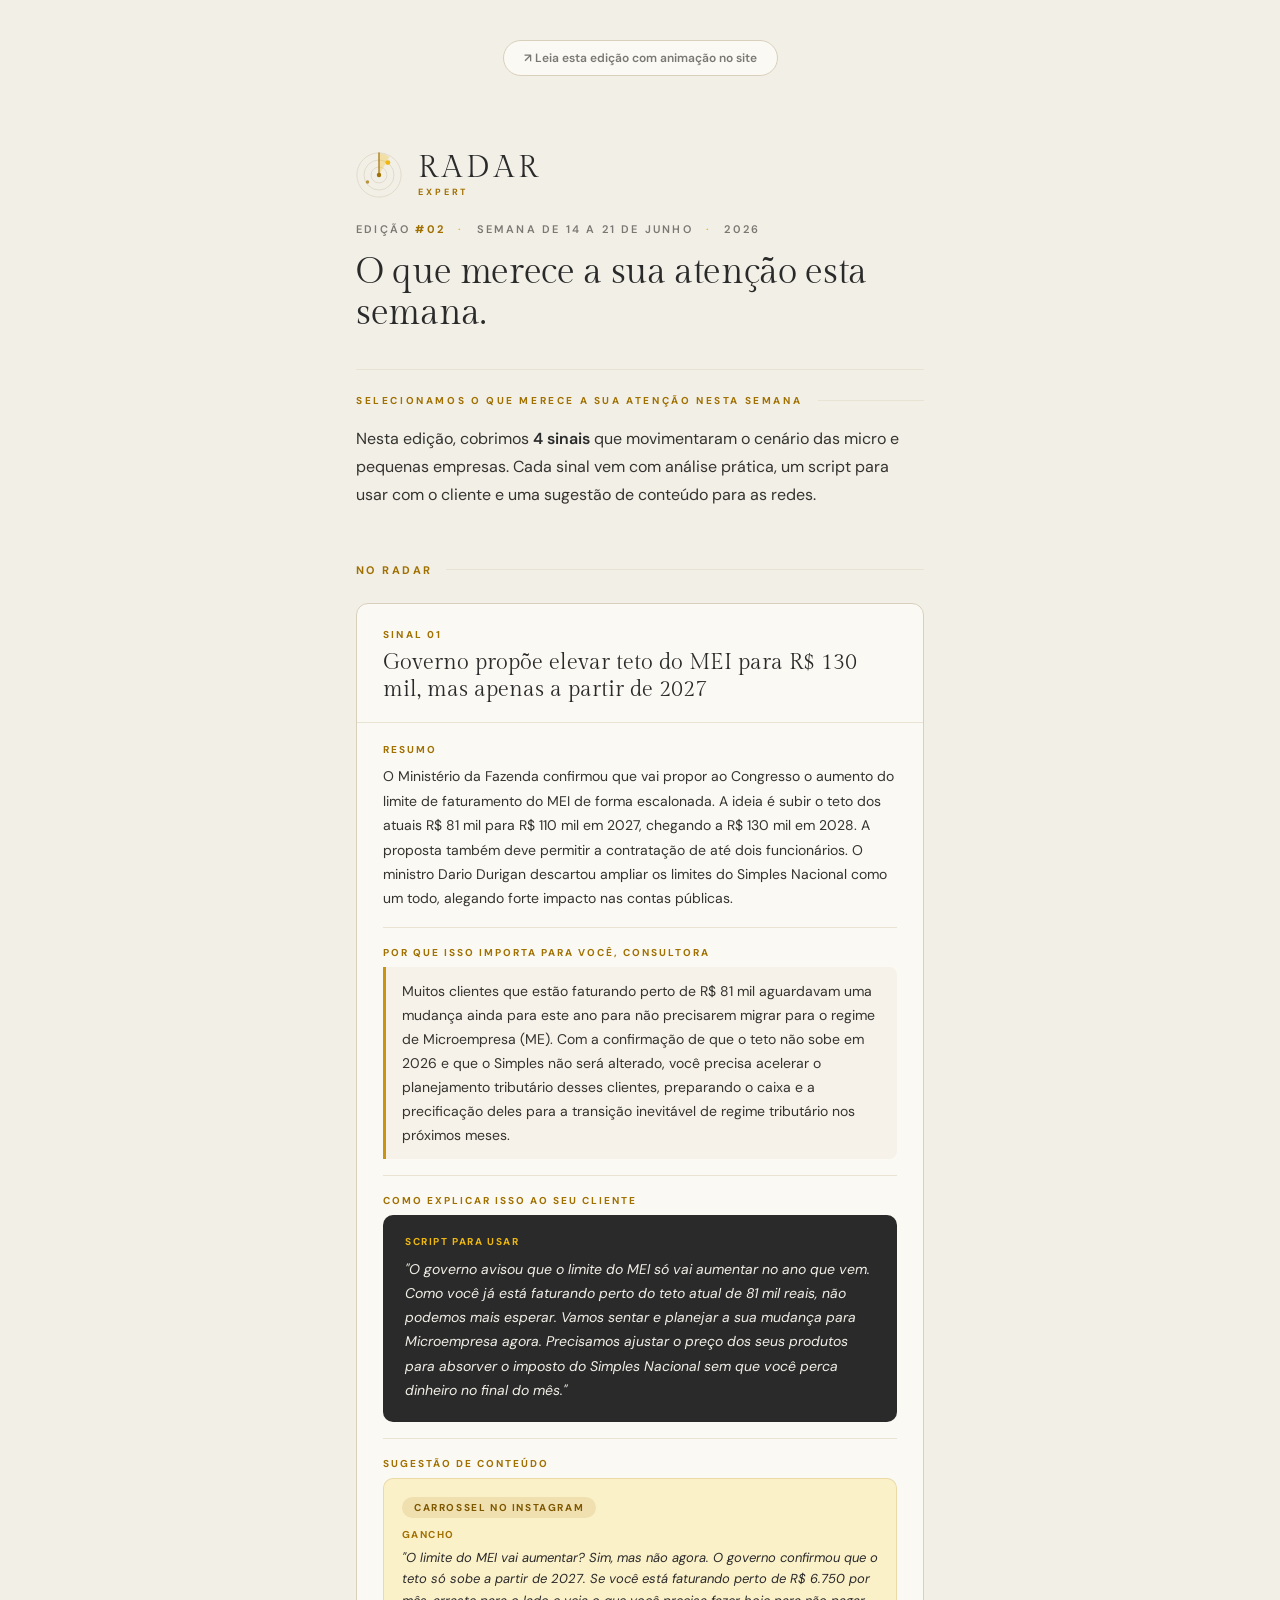
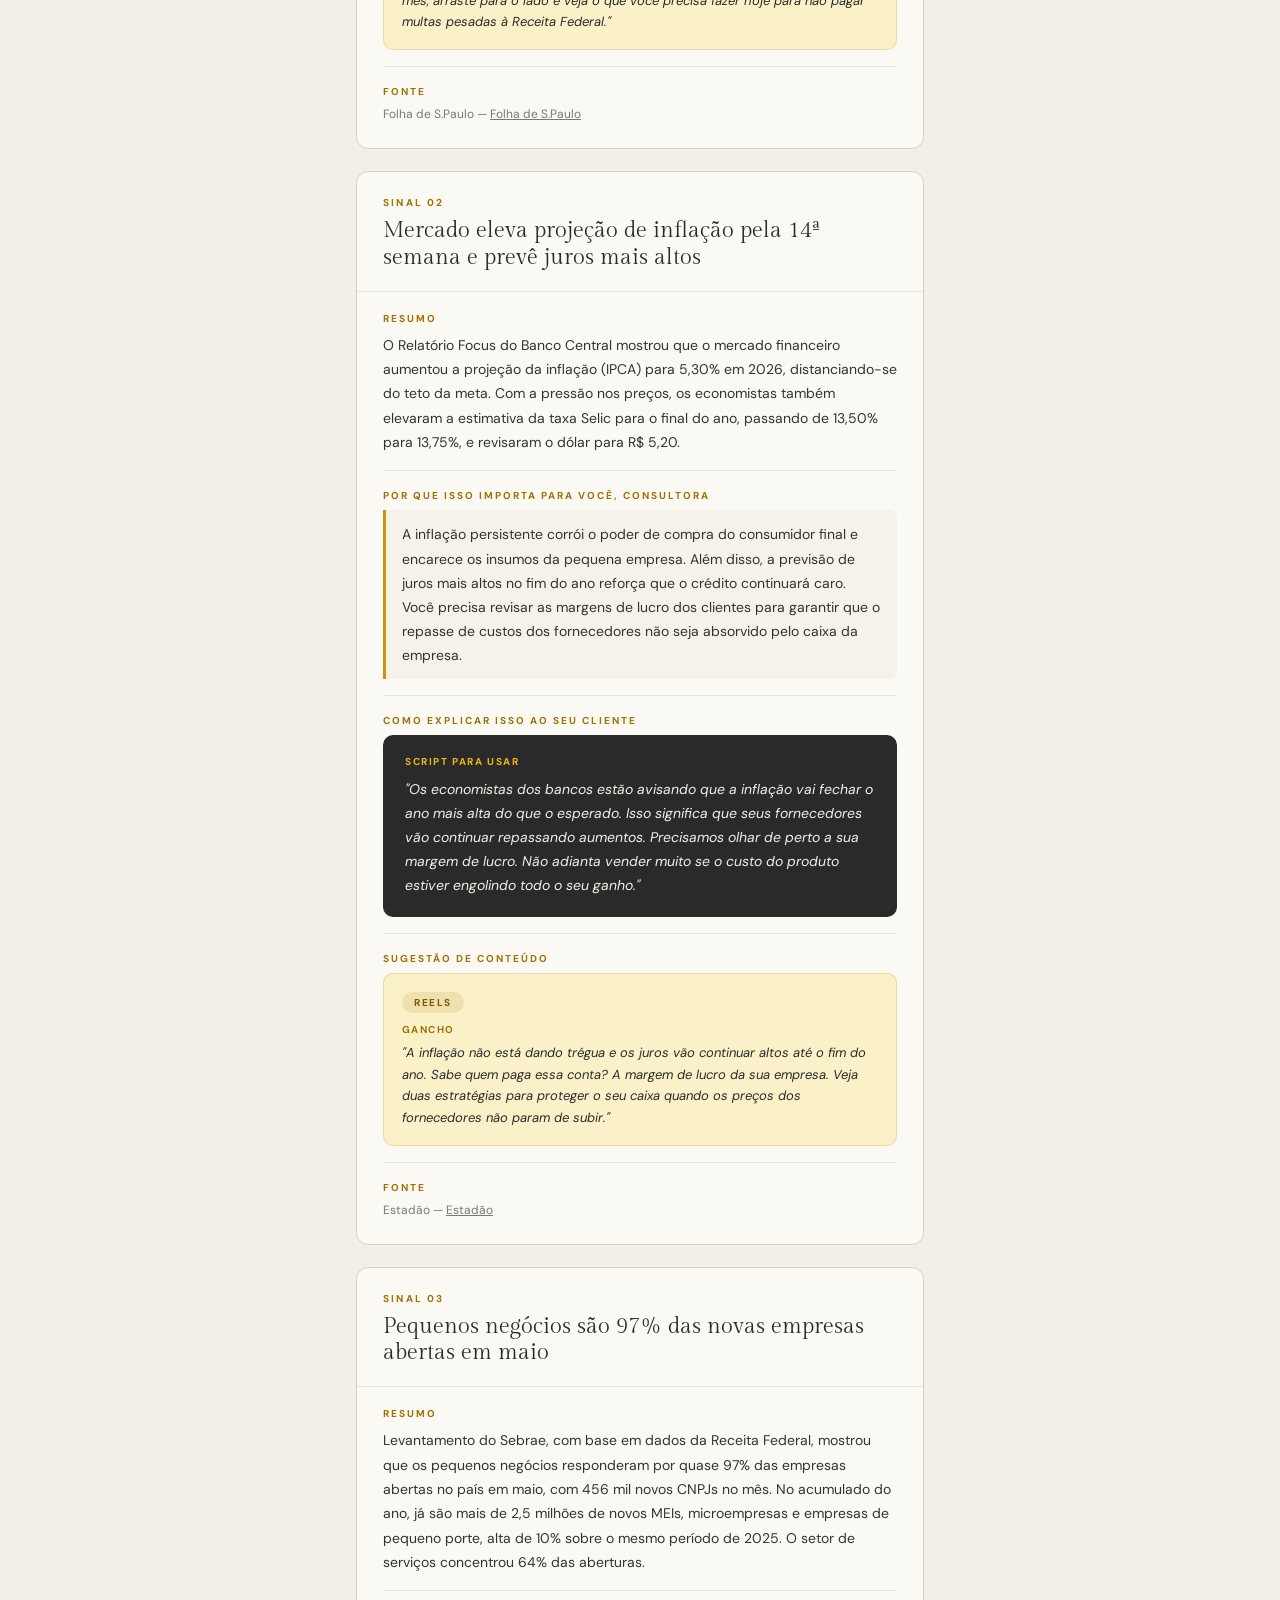
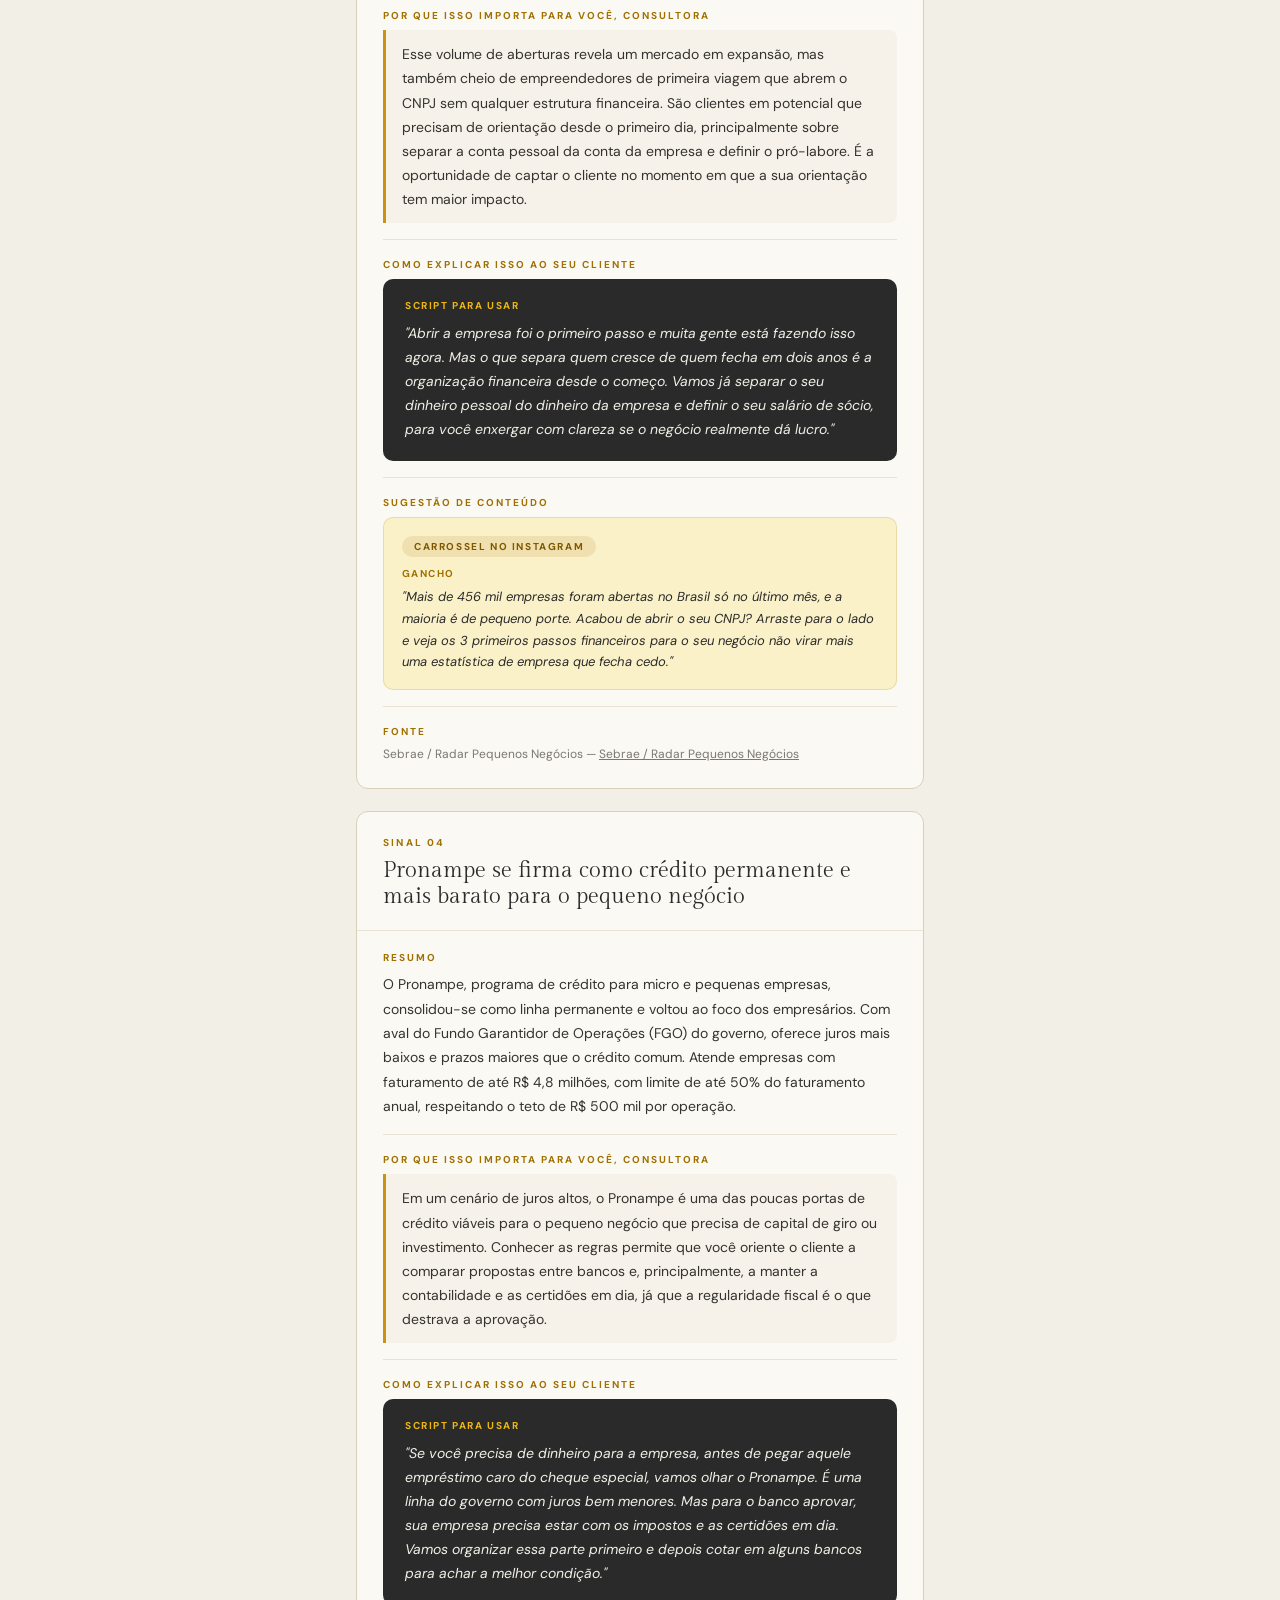
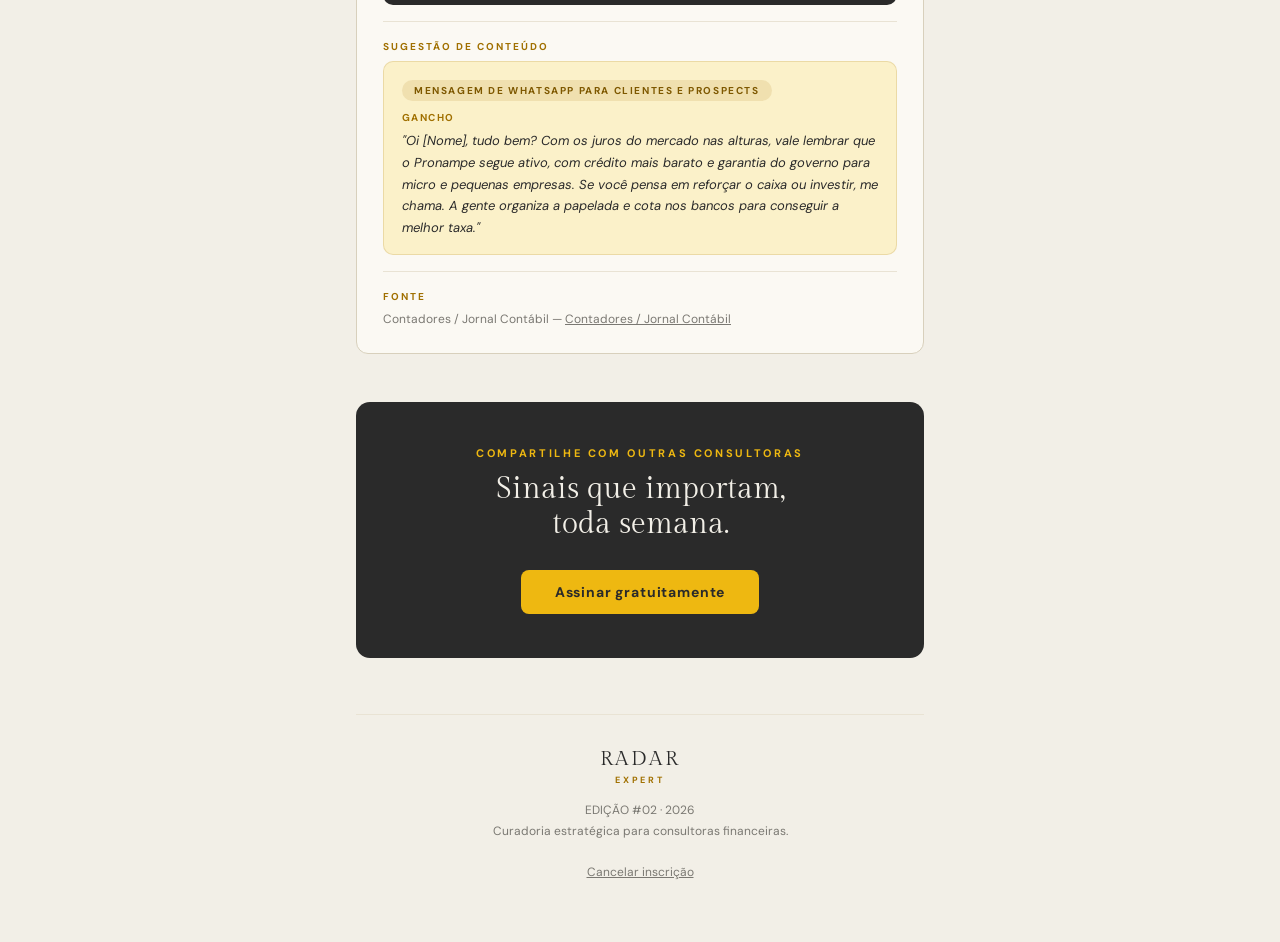
<file: email-edicao-02.html>
<!DOCTYPE html>
<html lang="pt-BR">
<head>
<meta charset="utf-8">
<meta name="viewport" content="width=device-width, initial-scale=1">
<title>Radar Expert — Edição #02</title>
<link rel="preconnect" href="https://fonts.googleapis.com">
<link href="https://fonts.googleapis.com/css2?family=Gilda+Display&family=DM+Sans:wght@400;500;600;700&display=swap" rel="stylesheet">
<style>
  *,*::before,*::after{box-sizing:border-box;}
  body{margin:0;padding:0;background:#F2EFE7;font-family:'DM Sans',-apple-system,BlinkMacSystemFont,Arial,sans-serif;color:#34332F;-webkit-font-smoothing:antialiased;}
  p,h1,h2,h3{margin:0;}h1,h2,h3{font-weight:400;}a{color:#A07000;}
  .wrapper{max-width:600px;margin:0 auto;padding:24px 16px 60px;}
  .header{padding:48px 0 36px;border-bottom:1px solid #E9E3D4;}
  .logo-row{display:flex;align-items:center;gap:16px;margin-bottom:24px;}
  .wordmark-main{font-family:'Gilda Display',Georgia,serif;font-size:30px;letter-spacing:.14em;color:#2A2A2A;line-height:1;}
  .wordmark-sub{font-size:9px;font-weight:700;letter-spacing:.32em;text-transform:uppercase;color:#A07000;margin-top:3px;}
  .meta{font-size:11px;font-weight:600;letter-spacing:.20em;text-transform:uppercase;color:#7A7872;margin-bottom:16px;}
  .meta-dot{color:#EEB811;margin:0 8px;}
  .hero-title{font-family:'Gilda Display',Georgia,serif;font-size:36px;color:#2A2A2A;line-height:1.13;letter-spacing:-.01em;}
  .selecao{padding:24px 0 18px;display:flex;align-items:center;gap:16px;}
  .selecao-text{font-size:10px;font-weight:700;letter-spacing:.26em;text-transform:uppercase;color:#A07000;white-space:nowrap;}
  .selecao-rule{flex:1;height:1px;background:#E9E3D4;}
  .intro{font-size:16px;line-height:1.74;color:#34332F;padding-bottom:6px;}
  .section-div{display:flex;align-items:center;gap:14px;margin:48px 0 26px;}
  .section-div-label{font-size:11px;font-weight:700;letter-spacing:.22em;text-transform:uppercase;color:#A07000;white-space:nowrap;}
  .section-div-rule{flex:1;height:1px;background:#E9E3D4;}
  .signal{background:#FBF9F3;border:1px solid #D8D0BC;border-radius:12px;overflow:hidden;margin-bottom:22px;}
  .signal-hd{padding:24px 26px 20px;border-bottom:1px solid #E9E3D4;}
  .signal-num{font-size:10px;font-weight:700;letter-spacing:.22em;text-transform:uppercase;color:#A07000;margin-bottom:8px;}
  .signal-title{font-family:'Gilda Display',Georgia,serif;font-size:22px;color:#2A2A2A;line-height:1.22;}
  .signal-bd{padding:0 26px 26px;}
  .sec{padding-top:20px;}.sec+.sec{margin-top:16px;padding-top:18px;border-top:1px solid #E9E3D4;}
  .sec-label{font-size:10px;font-weight:700;letter-spacing:.20em;text-transform:uppercase;color:#A07000;margin-bottom:8px;}
  .sec-text{font-size:14px;line-height:1.74;color:#34332F;}
  .importa-box{background:#F6F2E9;border-left:3px solid #C99412;border-radius:0 8px 8px 0;padding:12px 16px;font-size:14px;line-height:1.72;color:#34332F;}
  .quote{background:#2A2A2A;border-radius:10px;padding:20px 22px;}
  .quote-hint{font-size:10px;font-weight:700;letter-spacing:.16em;text-transform:uppercase;color:#EEB811;margin-bottom:9px;}
  .quote-text{font-size:14px;font-style:italic;line-height:1.72;color:#F2EFE7;}
  .sugestao{background:#FBF1C9;border:1px solid rgba(160,112,0,.18);border-radius:10px;padding:16px 18px;}
  .sugestao-format{display:inline-block;font-size:10px;font-weight:700;letter-spacing:.16em;text-transform:uppercase;color:#7E5800;background:rgba(160,112,0,.13);border-radius:100px;padding:4px 12px;margin-bottom:10px;}
  .sugestao-gancho-label{font-size:10px;font-weight:700;letter-spacing:.14em;text-transform:uppercase;color:#A07000;margin-bottom:6px;}
  .sugestao-gancho{font-size:13px;line-height:1.66;color:#2A2A2A;font-style:italic;}
  .source-link{font-size:12px;color:#7A7872;}
  .cta{background:#2A2A2A;border-radius:14px;padding:44px 32px;text-align:center;margin-top:48px;}
  .cta-eyebrow{font-size:11px;font-weight:700;letter-spacing:.24em;text-transform:uppercase;color:#EEB811;margin-bottom:12px;}
  .cta-title{font-family:'Gilda Display',Georgia,serif;font-size:30px;color:#F2EFE7;line-height:1.16;margin-bottom:28px;}
  .cta-btn{display:inline-block;background:#EEB811;color:#2A2A2A;font-family:'DM Sans',Arial,sans-serif;font-size:14px;font-weight:700;letter-spacing:.06em;text-decoration:none;padding:13px 34px;border-radius:8px;}
  .footer{margin-top:56px;padding-top:32px;border-top:1px solid #E9E3D4;text-align:center;}
  .footer-wordmark{font-family:'Gilda Display',Georgia,serif;font-size:20px;letter-spacing:.14em;color:#2A2A2A;}
  .footer-sub{font-size:9px;font-weight:700;letter-spacing:.32em;text-transform:uppercase;color:#A07000;margin-top:3px;}
  .footer-text{font-size:12px;color:#7A7872;margin-top:14px;line-height:1.72;}
</style>
</head>
<body>
<div class="wrapper">
  <div style="text-align:center;padding:16px 0 28px;">
    <a href="https://radarexpert.netlify.app" style="display:inline-flex;align-items:center;gap:8px;background:#FBF9F3;border:1px solid #D8D0BC;border-radius:100px;padding:9px 20px;font-family:'DM Sans',Arial,sans-serif;font-size:12px;font-weight:600;color:#7A7872;text-decoration:none;">
      ↗ Leia esta edição com animação no site
    </a>
  </div>
  <div class="header">
    <div class="logo-row">
      <svg width="46" height="46" viewBox="0 0 52 52" fill="none">
        <circle cx="26" cy="26" r="25" stroke="#D8D0BC" stroke-width=".75"/>
        <circle cx="26" cy="26" r="17" stroke="#D8D0BC" stroke-width=".75"/>
        <circle cx="26" cy="26" r="9"  stroke="#D8D0BC" stroke-width=".75"/>
        <path d="M26 26 L26 1 A25 25 0 0 1 37.8 5.5 Z" fill="#EEB811" opacity=".30"/>
        <line x1="26" y1="26" x2="26" y2="1" stroke="#A07000" stroke-width="1.6" stroke-linecap="round" opacity=".85"/>
        <circle cx="36" cy="12" r="2.8" fill="#EEB811"/>
        <circle cx="13" cy="34" r="2" fill="#A07000" opacity=".7"/>
        <circle cx="26" cy="26" r="2.5" fill="#A07000"/>
      </svg>
      <div>
        <div class="wordmark-main">RADAR</div>
        <div class="wordmark-sub">Expert</div>
      </div>
    </div>
    <div class="meta">
      EDIÇÃO <strong style="color:#A07000;font-weight:700;">#02</strong>
      <span class="meta-dot">·</span>
      SEMANA DE 14 A 21 DE JUNHO
      <span class="meta-dot">·</span>
      2026
    </div>
    <h1 class="hero-title">O que merece a sua atenção esta semana.</h1>
  </div>
  <div class="selecao">
    <span class="selecao-text">Selecionamos o que merece a sua atenção nesta semana</span>
    <div class="selecao-rule"></div>
  </div>
  <p class="intro">Nesta edição, cobrimos <strong style="color:#2A2A2A;font-weight:600;">4 sinais</strong> que movimentaram o cenário das micro e pequenas empresas. Cada sinal vem com análise prática, um script para usar com o cliente e uma sugestão de conteúdo para as redes.</p>
  <div class="section-div">
    <span class="section-div-label">No Radar</span>
    <div class="section-div-rule"></div>
  </div>
  
  <div class="signal">
    <div class="signal-hd">
      <div class="signal-num">Sinal 01</div>
      <h2 class="signal-title">Governo propõe elevar teto do MEI para R$ 130 mil, mas apenas a partir de 2027</h2>
    </div>
    
    <div class="signal-bd">
      <div class="sec">
        <div class="sec-label">Resumo</div>
        <p class="sec-text">O Ministério da Fazenda confirmou que vai propor ao Congresso o aumento do limite de faturamento do MEI de forma escalonada. A ideia é subir o teto dos atuais R$ 81 mil para R$ 110 mil em 2027, chegando a R$ 130 mil em 2028. A proposta também deve permitir a contratação de até dois funcionários. O ministro Dario Durigan descartou ampliar os limites do Simples Nacional como um todo, alegando forte impacto nas contas públicas.</p>
      </div>
      <div class="sec">
        <div class="sec-label">Por que isso importa para você, consultora</div>
        <div class="importa-box">Muitos clientes que estão faturando perto de R$ 81 mil aguardavam uma mudança ainda para este ano para não precisarem migrar para o regime de Microempresa (ME). Com a confirmação de que o teto não sobe em 2026 e que o Simples não será alterado, você precisa acelerar o planejamento tributário desses clientes, preparando o caixa e a precificação deles para a transição inevitável de regime tributário nos próximos meses.</div>
      </div>
      <div class="sec">
        <div class="sec-label">Como explicar isso ao seu cliente</div>
        <div class="quote">
          <div class="quote-hint">Script para usar</div>
          <p class="quote-text">"O governo avisou que o limite do MEI só vai aumentar no ano que vem. Como você já está faturando perto do teto atual de 81 mil reais, não podemos mais esperar. Vamos sentar e planejar a sua mudança para Microempresa agora. Precisamos ajustar o preço dos seus produtos para absorver o imposto do Simples Nacional sem que você perca dinheiro no final do mês."</p>
        </div>
      </div>
      <div class="sec">
        <div class="sec-label">Sugestão de conteúdo</div>
        <div class="sugestao">
          <div class="sugestao-format">Carrossel no Instagram</div>
          <div class="sugestao-gancho-label">Gancho</div>
          <p class="sugestao-gancho">"O limite do MEI vai aumentar? Sim, mas não agora. O governo confirmou que o teto só sobe a partir de 2027. Se você está faturando perto de R$ 6.750 por mês, arraste para o lado e veja o que você precisa fazer hoje para não pagar multas pesadas à Receita Federal."</p>
        </div>
      </div>
      <div class="sec">
        <div class="sec-label">Fonte</div>
        <p class="source-link">Folha de S.Paulo — <a href="https://www1.folha.uol.com.br/mercado/2026/06/governo-deve-propor-subir-teto-do-mei-em-duas-etapas-ate-chegar-a-r-130-mil-em-2028.shtml" style="color:#7A7872;">Folha de S.Paulo</a></p>
      </div>
    </div>
  </div>

  <div class="signal">
    <div class="signal-hd">
      <div class="signal-num">Sinal 02</div>
      <h2 class="signal-title">Mercado eleva projeção de inflação pela 14ª semana e prevê juros mais altos</h2>
    </div>
    
    <div class="signal-bd">
      <div class="sec">
        <div class="sec-label">Resumo</div>
        <p class="sec-text">O Relatório Focus do Banco Central mostrou que o mercado financeiro aumentou a projeção da inflação (IPCA) para 5,30% em 2026, distanciando-se do teto da meta. Com a pressão nos preços, os economistas também elevaram a estimativa da taxa Selic para o final do ano, passando de 13,50% para 13,75%, e revisaram o dólar para R$ 5,20.</p>
      </div>
      <div class="sec">
        <div class="sec-label">Por que isso importa para você, consultora</div>
        <div class="importa-box">A inflação persistente corrói o poder de compra do consumidor final e encarece os insumos da pequena empresa. Além disso, a previsão de juros mais altos no fim do ano reforça que o crédito continuará caro. Você precisa revisar as margens de lucro dos clientes para garantir que o repasse de custos dos fornecedores não seja absorvido pelo caixa da empresa.</div>
      </div>
      <div class="sec">
        <div class="sec-label">Como explicar isso ao seu cliente</div>
        <div class="quote">
          <div class="quote-hint">Script para usar</div>
          <p class="quote-text">"Os economistas dos bancos estão avisando que a inflação vai fechar o ano mais alta do que o esperado. Isso significa que seus fornecedores vão continuar repassando aumentos. Precisamos olhar de perto a sua margem de lucro. Não adianta vender muito se o custo do produto estiver engolindo todo o seu ganho."</p>
        </div>
      </div>
      <div class="sec">
        <div class="sec-label">Sugestão de conteúdo</div>
        <div class="sugestao">
          <div class="sugestao-format">Reels</div>
          <div class="sugestao-gancho-label">Gancho</div>
          <p class="sugestao-gancho">"A inflação não está dando trégua e os juros vão continuar altos até o fim do ano. Sabe quem paga essa conta? A margem de lucro da sua empresa. Veja duas estratégias para proteger o seu caixa quando os preços dos fornecedores não param de subir."</p>
        </div>
      </div>
      <div class="sec">
        <div class="sec-label">Fonte</div>
        <p class="source-link">Estadão — <a href="https://www.estadao.com.br/economia/focus-mercado-aumenta-projecao-inflacao-juros-pib-dolar/" style="color:#7A7872;">Estadão</a></p>
      </div>
    </div>
  </div>

  <div class="signal">
    <div class="signal-hd">
      <div class="signal-num">Sinal 03</div>
      <h2 class="signal-title">Pequenos negócios são 97% das novas empresas abertas em maio</h2>
    </div>
    
    <div class="signal-bd">
      <div class="sec">
        <div class="sec-label">Resumo</div>
        <p class="sec-text">Levantamento do Sebrae, com base em dados da Receita Federal, mostrou que os pequenos negócios responderam por quase 97% das empresas abertas no país em maio, com 456 mil novos CNPJs no mês. No acumulado do ano, já são mais de 2,5 milhões de novos MEIs, microempresas e empresas de pequeno porte, alta de 10% sobre o mesmo período de 2025. O setor de serviços concentrou 64% das aberturas.</p>
      </div>
      <div class="sec">
        <div class="sec-label">Por que isso importa para você, consultora</div>
        <div class="importa-box">Esse volume de aberturas revela um mercado em expansão, mas também cheio de empreendedores de primeira viagem que abrem o CNPJ sem qualquer estrutura financeira. São clientes em potencial que precisam de orientação desde o primeiro dia, principalmente sobre separar a conta pessoal da conta da empresa e definir o pró-labore. É a oportunidade de captar o cliente no momento em que a sua orientação tem maior impacto.</div>
      </div>
      <div class="sec">
        <div class="sec-label">Como explicar isso ao seu cliente</div>
        <div class="quote">
          <div class="quote-hint">Script para usar</div>
          <p class="quote-text">"Abrir a empresa foi o primeiro passo e muita gente está fazendo isso agora. Mas o que separa quem cresce de quem fecha em dois anos é a organização financeira desde o começo. Vamos já separar o seu dinheiro pessoal do dinheiro da empresa e definir o seu salário de sócio, para você enxergar com clareza se o negócio realmente dá lucro."</p>
        </div>
      </div>
      <div class="sec">
        <div class="sec-label">Sugestão de conteúdo</div>
        <div class="sugestao">
          <div class="sugestao-format">Carrossel no Instagram</div>
          <div class="sugestao-gancho-label">Gancho</div>
          <p class="sugestao-gancho">"Mais de 456 mil empresas foram abertas no Brasil só no último mês, e a maioria é de pequeno porte. Acabou de abrir o seu CNPJ? Arraste para o lado e veja os 3 primeiros passos financeiros para o seu negócio não virar mais uma estatística de empresa que fecha cedo."</p>
        </div>
      </div>
      <div class="sec">
        <div class="sec-label">Fonte</div>
        <p class="source-link">Sebrae / Radar Pequenos Negócios — <a href="https://pt.linkedin.com/pulse/not%C3%ADcias-19-de-junho-sebrae-jwg2f" style="color:#7A7872;">Sebrae / Radar Pequenos Negócios</a></p>
      </div>
    </div>
  </div>

  <div class="signal">
    <div class="signal-hd">
      <div class="signal-num">Sinal 04</div>
      <h2 class="signal-title">Pronampe se firma como crédito permanente e mais barato para o pequeno negócio</h2>
    </div>
    
    <div class="signal-bd">
      <div class="sec">
        <div class="sec-label">Resumo</div>
        <p class="sec-text">O Pronampe, programa de crédito para micro e pequenas empresas, consolidou-se como linha permanente e voltou ao foco dos empresários. Com aval do Fundo Garantidor de Operações (FGO) do governo, oferece juros mais baixos e prazos maiores que o crédito comum. Atende empresas com faturamento de até R$ 4,8 milhões, com limite de até 50% do faturamento anual, respeitando o teto de R$ 500 mil por operação.</p>
      </div>
      <div class="sec">
        <div class="sec-label">Por que isso importa para você, consultora</div>
        <div class="importa-box">Em um cenário de juros altos, o Pronampe é uma das poucas portas de crédito viáveis para o pequeno negócio que precisa de capital de giro ou investimento. Conhecer as regras permite que você oriente o cliente a comparar propostas entre bancos e, principalmente, a manter a contabilidade e as certidões em dia, já que a regularidade fiscal é o que destrava a aprovação.</div>
      </div>
      <div class="sec">
        <div class="sec-label">Como explicar isso ao seu cliente</div>
        <div class="quote">
          <div class="quote-hint">Script para usar</div>
          <p class="quote-text">"Se você precisa de dinheiro para a empresa, antes de pegar aquele empréstimo caro do cheque especial, vamos olhar o Pronampe. É uma linha do governo com juros bem menores. Mas para o banco aprovar, sua empresa precisa estar com os impostos e as certidões em dia. Vamos organizar essa parte primeiro e depois cotar em alguns bancos para achar a melhor condição."</p>
        </div>
      </div>
      <div class="sec">
        <div class="sec-label">Sugestão de conteúdo</div>
        <div class="sugestao">
          <div class="sugestao-format">Mensagem de WhatsApp para clientes e prospects</div>
          <div class="sugestao-gancho-label">Gancho</div>
          <p class="sugestao-gancho">"Oi [Nome], tudo bem? Com os juros do mercado nas alturas, vale lembrar que o Pronampe segue ativo, com crédito mais barato e garantia do governo para micro e pequenas empresas. Se você pensa em reforçar o caixa ou investir, me chama. A gente organiza a papelada e cota nos bancos para conseguir a melhor taxa."</p>
        </div>
      </div>
      <div class="sec">
        <div class="sec-label">Fonte</div>
        <p class="source-link">Contadores / Jornal Contábil — <a href="https://www.contadores.cnt.br/noticias/empresariais/2026/06/19/pronampe-como-as-empresas-podem-acessar-a-linha-de-credito-federal.html" style="color:#7A7872;">Contadores / Jornal Contábil</a></p>
      </div>
    </div>
  </div>
  <div class="cta">
    <div class="cta-eyebrow">Compartilhe com outras consultoras</div>
    <div class="cta-title">Sinais que importam,<br>toda semana.</div>
    <a href="https://radarexpert.netlify.app/assinar.html" class="cta-btn">Assinar gratuitamente</a>
  </div>
  <div class="footer">
    <div class="footer-wordmark">RADAR</div>
    <div class="footer-sub">Expert</div>
    <p class="footer-text">
      EDIÇÃO #02 · 2026<br>
      Curadoria estratégica para consultoras financeiras.<br><br>
      <a href="{{ unsubscribe }}" style="color:#7A7872;">Cancelar inscrição</a>
    </p>
  </div>
</div>
</body>
</html>
</file>
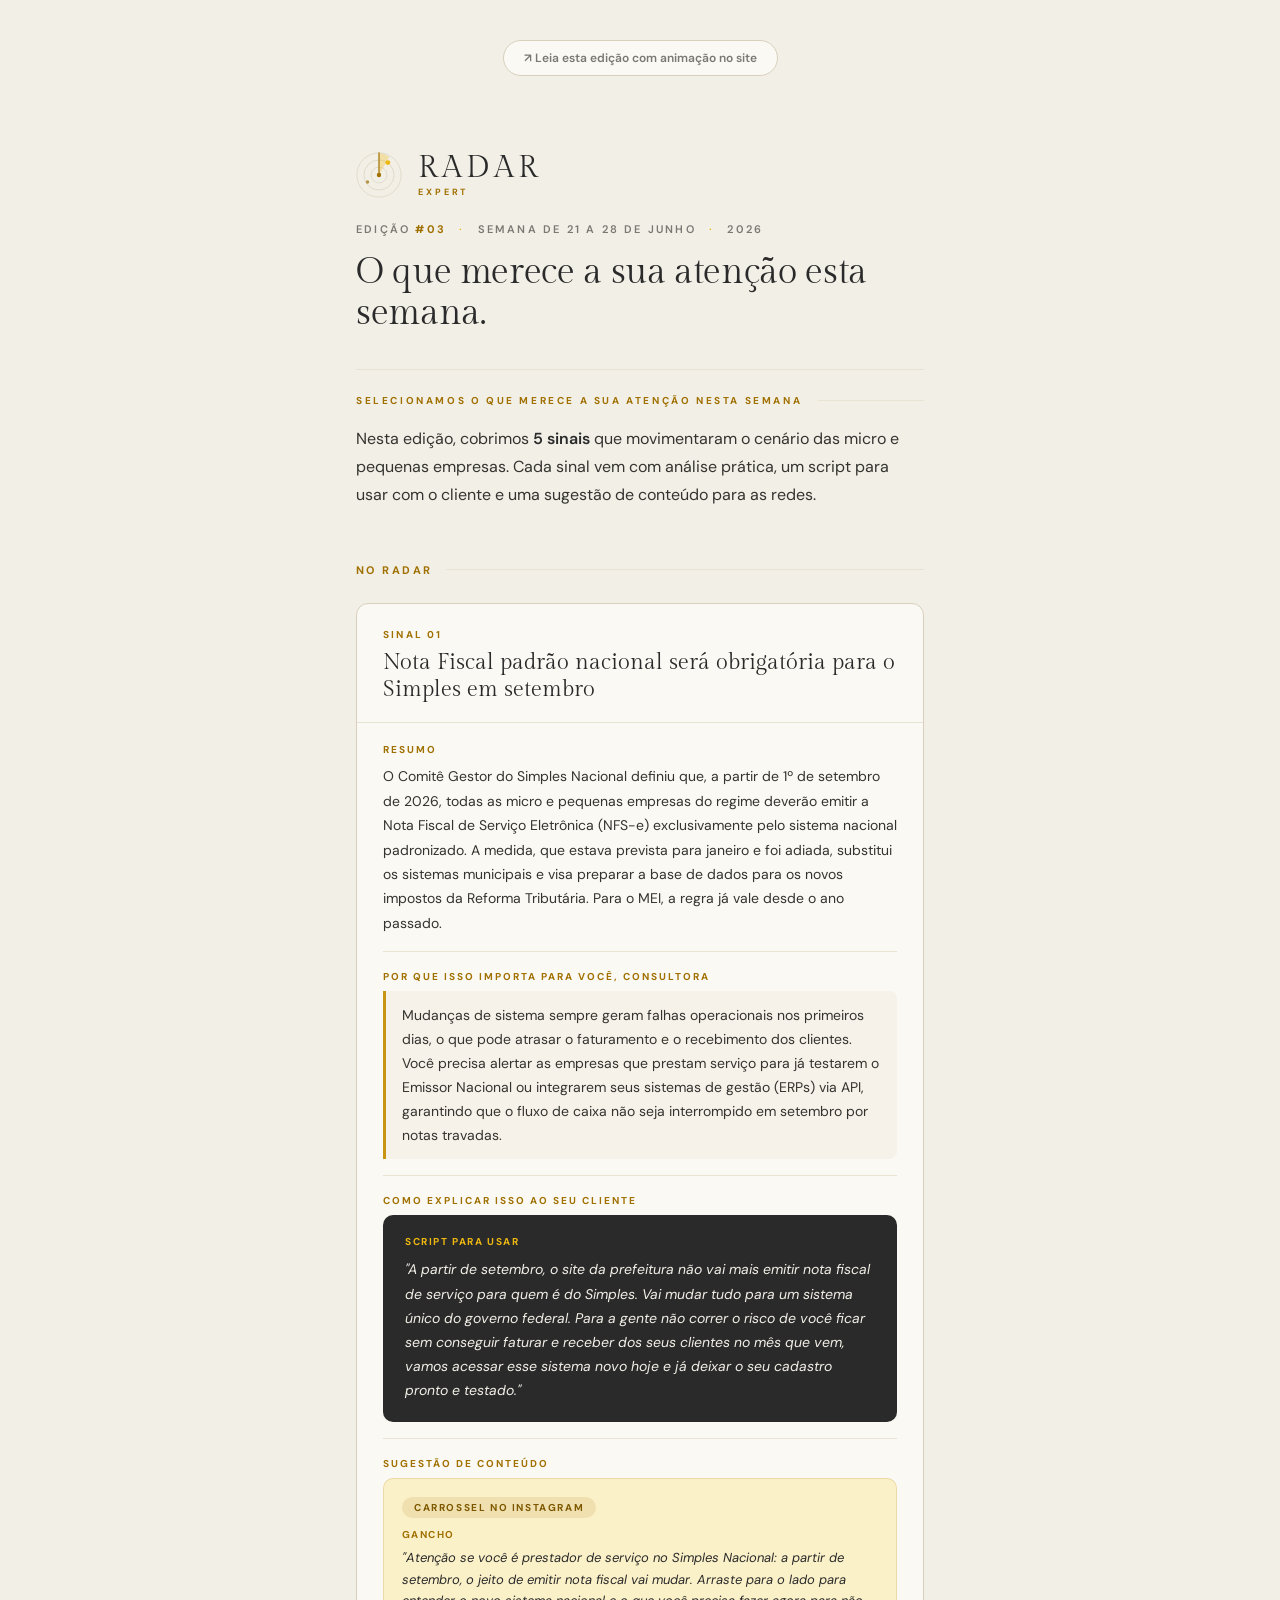
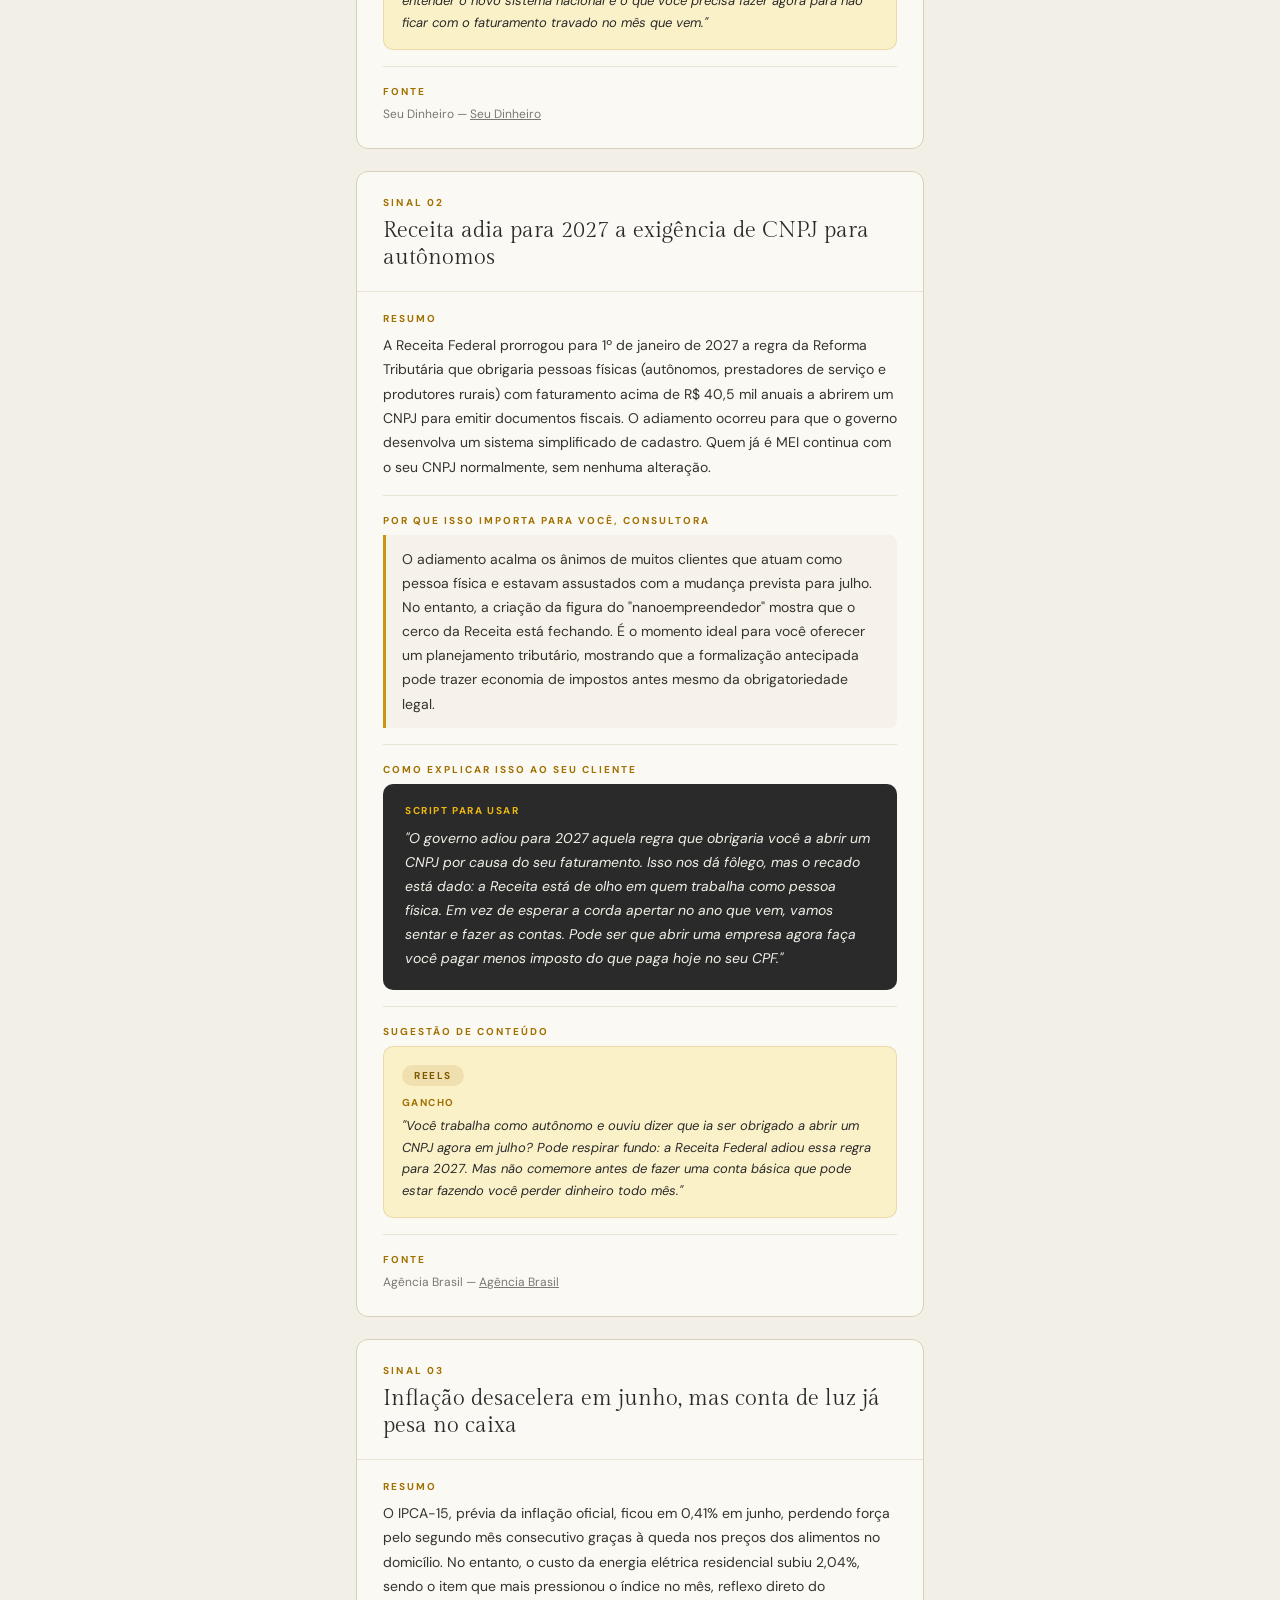
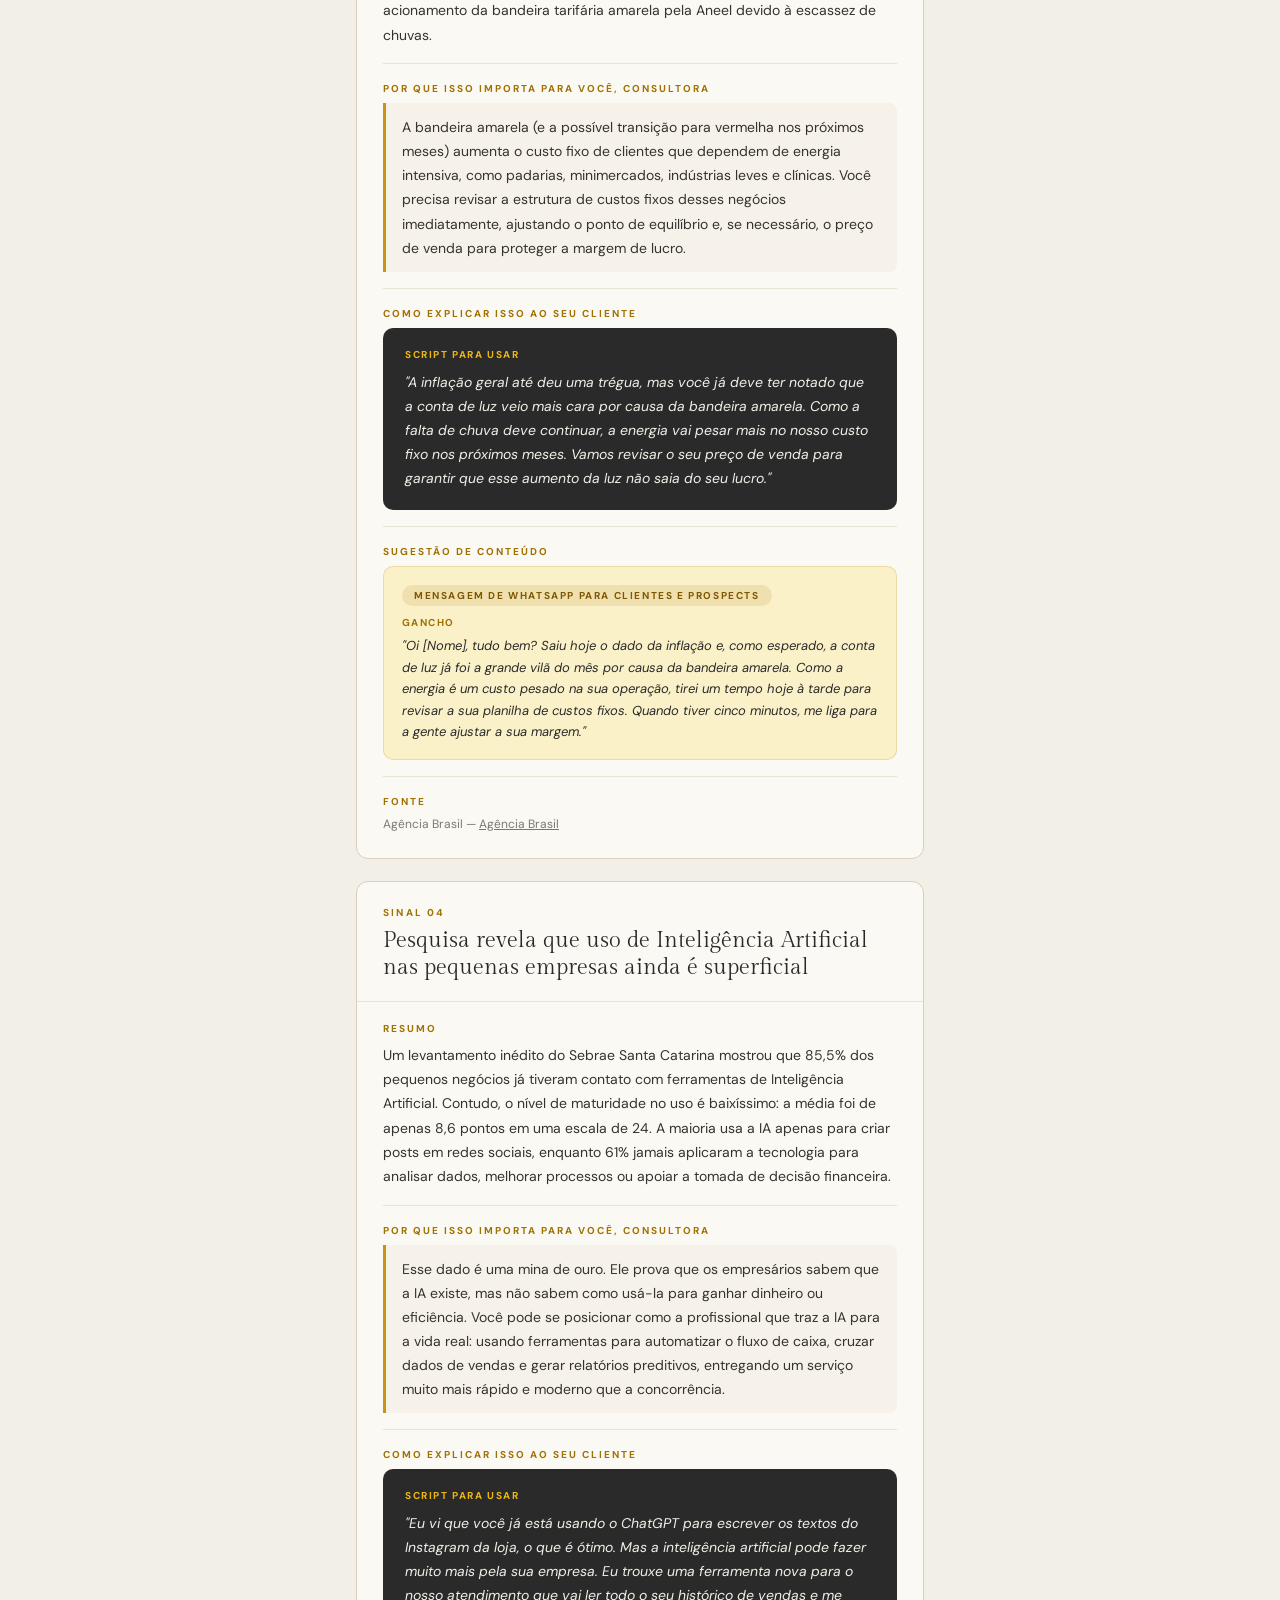
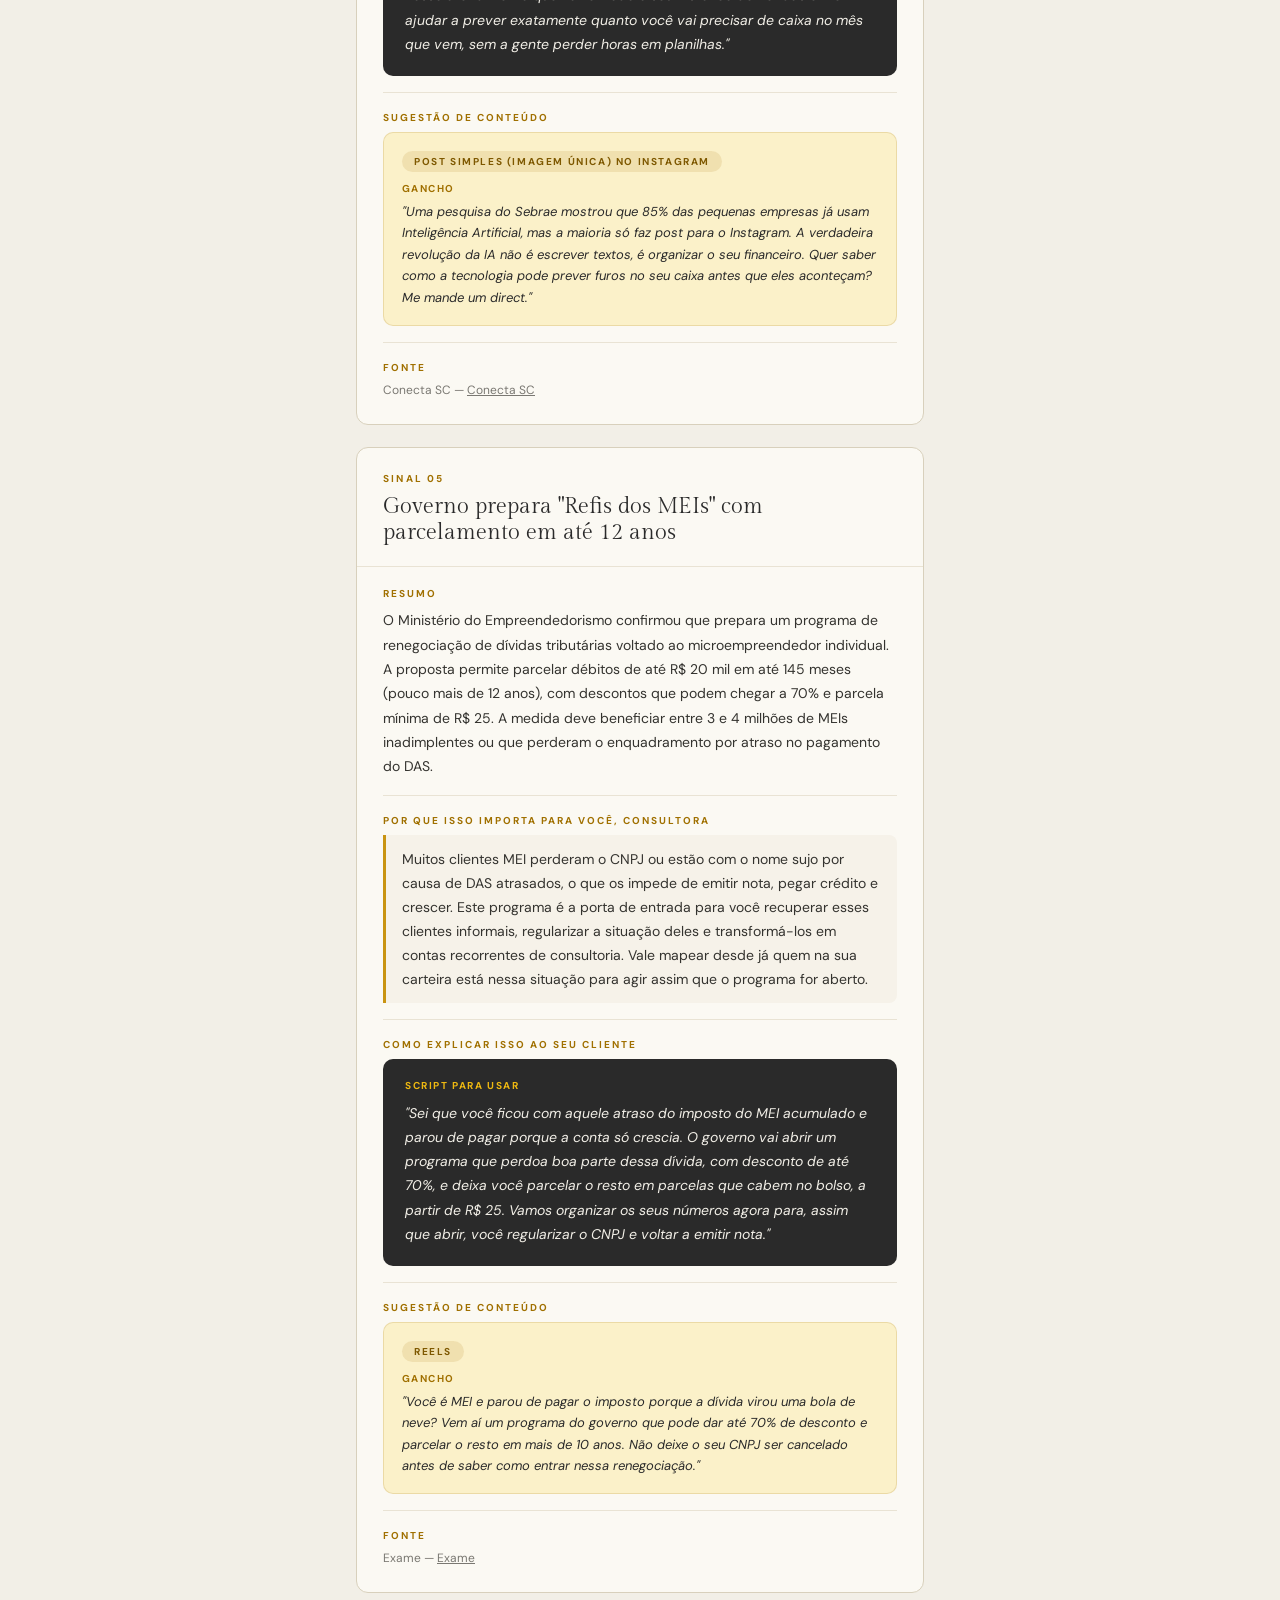
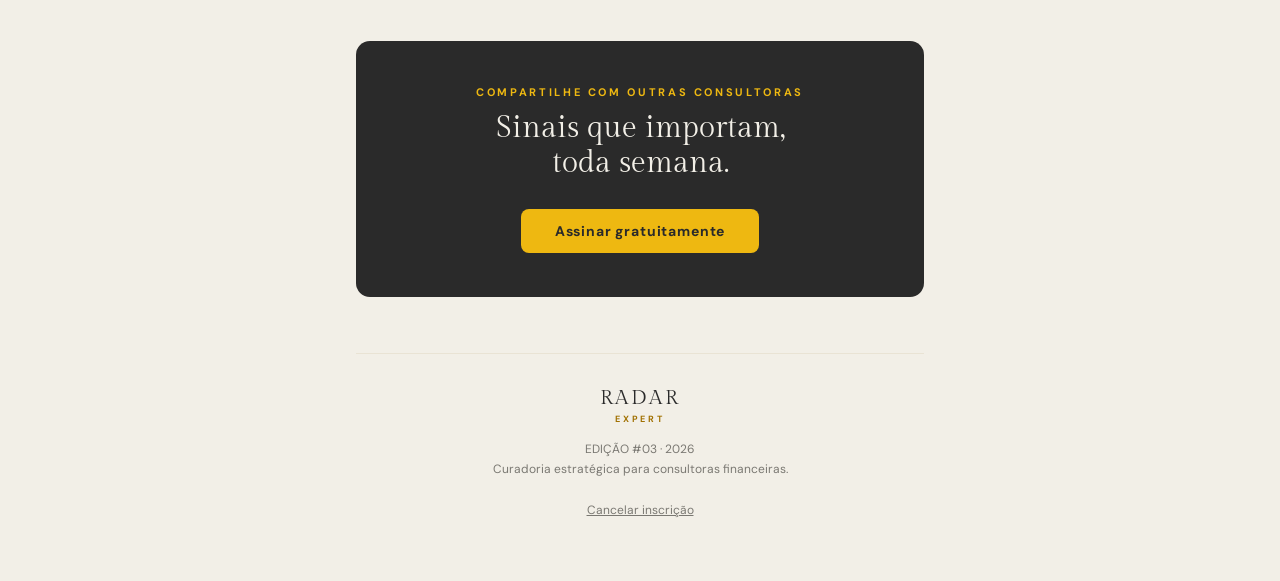
<file: email-edicao-03.html>
<!DOCTYPE html>
<html lang="pt-BR">
<head>
<meta charset="utf-8">
<meta name="viewport" content="width=device-width, initial-scale=1">
<title>Radar Expert — Edição #03</title>
<link rel="preconnect" href="https://fonts.googleapis.com">
<link href="https://fonts.googleapis.com/css2?family=Gilda+Display&family=DM+Sans:wght@400;500;600;700&display=swap" rel="stylesheet">
<style>
  *,*::before,*::after{box-sizing:border-box;}
  body{margin:0;padding:0;background:#F2EFE7;font-family:'DM Sans',-apple-system,BlinkMacSystemFont,Arial,sans-serif;color:#34332F;-webkit-font-smoothing:antialiased;}
  p,h1,h2,h3{margin:0;}h1,h2,h3{font-weight:400;}a{color:#A07000;}
  .wrapper{max-width:600px;margin:0 auto;padding:24px 16px 60px;}
  .header{padding:48px 0 36px;border-bottom:1px solid #E9E3D4;}
  .logo-row{display:flex;align-items:center;gap:16px;margin-bottom:24px;}
  .wordmark-main{font-family:'Gilda Display',Georgia,serif;font-size:30px;letter-spacing:.14em;color:#2A2A2A;line-height:1;}
  .wordmark-sub{font-size:9px;font-weight:700;letter-spacing:.32em;text-transform:uppercase;color:#A07000;margin-top:3px;}
  .meta{font-size:11px;font-weight:600;letter-spacing:.20em;text-transform:uppercase;color:#7A7872;margin-bottom:16px;}
  .meta-dot{color:#EEB811;margin:0 8px;}
  .hero-title{font-family:'Gilda Display',Georgia,serif;font-size:36px;color:#2A2A2A;line-height:1.13;letter-spacing:-.01em;}
  .selecao{padding:24px 0 18px;display:flex;align-items:center;gap:16px;}
  .selecao-text{font-size:10px;font-weight:700;letter-spacing:.26em;text-transform:uppercase;color:#A07000;white-space:nowrap;}
  .selecao-rule{flex:1;height:1px;background:#E9E3D4;}
  .intro{font-size:16px;line-height:1.74;color:#34332F;padding-bottom:6px;}
  .section-div{display:flex;align-items:center;gap:14px;margin:48px 0 26px;}
  .section-div-label{font-size:11px;font-weight:700;letter-spacing:.22em;text-transform:uppercase;color:#A07000;white-space:nowrap;}
  .section-div-rule{flex:1;height:1px;background:#E9E3D4;}
  .signal{background:#FBF9F3;border:1px solid #D8D0BC;border-radius:12px;overflow:hidden;margin-bottom:22px;}
  .signal-hd{padding:24px 26px 20px;border-bottom:1px solid #E9E3D4;}
  .signal-num{font-size:10px;font-weight:700;letter-spacing:.22em;text-transform:uppercase;color:#A07000;margin-bottom:8px;}
  .signal-title{font-family:'Gilda Display',Georgia,serif;font-size:22px;color:#2A2A2A;line-height:1.22;}
  .signal-bd{padding:0 26px 26px;}
  .sec{padding-top:20px;}.sec+.sec{margin-top:16px;padding-top:18px;border-top:1px solid #E9E3D4;}
  .sec-label{font-size:10px;font-weight:700;letter-spacing:.20em;text-transform:uppercase;color:#A07000;margin-bottom:8px;}
  .sec-text{font-size:14px;line-height:1.74;color:#34332F;}
  .importa-box{background:#F6F2E9;border-left:3px solid #C99412;border-radius:0 8px 8px 0;padding:12px 16px;font-size:14px;line-height:1.72;color:#34332F;}
  .quote{background:#2A2A2A;border-radius:10px;padding:20px 22px;}
  .quote-hint{font-size:10px;font-weight:700;letter-spacing:.16em;text-transform:uppercase;color:#EEB811;margin-bottom:9px;}
  .quote-text{font-size:14px;font-style:italic;line-height:1.72;color:#F2EFE7;}
  .sugestao{background:#FBF1C9;border:1px solid rgba(160,112,0,.18);border-radius:10px;padding:16px 18px;}
  .sugestao-format{display:inline-block;font-size:10px;font-weight:700;letter-spacing:.16em;text-transform:uppercase;color:#7E5800;background:rgba(160,112,0,.13);border-radius:100px;padding:4px 12px;margin-bottom:10px;}
  .sugestao-gancho-label{font-size:10px;font-weight:700;letter-spacing:.14em;text-transform:uppercase;color:#A07000;margin-bottom:6px;}
  .sugestao-gancho{font-size:13px;line-height:1.66;color:#2A2A2A;font-style:italic;}
  .source-link{font-size:12px;color:#7A7872;}
  .cta{background:#2A2A2A;border-radius:14px;padding:44px 32px;text-align:center;margin-top:48px;}
  .cta-eyebrow{font-size:11px;font-weight:700;letter-spacing:.24em;text-transform:uppercase;color:#EEB811;margin-bottom:12px;}
  .cta-title{font-family:'Gilda Display',Georgia,serif;font-size:30px;color:#F2EFE7;line-height:1.16;margin-bottom:28px;}
  .cta-btn{display:inline-block;background:#EEB811;color:#2A2A2A;font-family:'DM Sans',Arial,sans-serif;font-size:14px;font-weight:700;letter-spacing:.06em;text-decoration:none;padding:13px 34px;border-radius:8px;}
  .footer{margin-top:56px;padding-top:32px;border-top:1px solid #E9E3D4;text-align:center;}
  .footer-wordmark{font-family:'Gilda Display',Georgia,serif;font-size:20px;letter-spacing:.14em;color:#2A2A2A;}
  .footer-sub{font-size:9px;font-weight:700;letter-spacing:.32em;text-transform:uppercase;color:#A07000;margin-top:3px;}
  .footer-text{font-size:12px;color:#7A7872;margin-top:14px;line-height:1.72;}
</style>
</head>
<body>
<div class="wrapper">
  <div style="text-align:center;padding:16px 0 28px;">
    <a href="https://radarexpert.netlify.app" style="display:inline-flex;align-items:center;gap:8px;background:#FBF9F3;border:1px solid #D8D0BC;border-radius:100px;padding:9px 20px;font-family:'DM Sans',Arial,sans-serif;font-size:12px;font-weight:600;color:#7A7872;text-decoration:none;">
      ↗ Leia esta edição com animação no site
    </a>
  </div>
  <div class="header">
    <div class="logo-row">
      <svg width="46" height="46" viewBox="0 0 52 52" fill="none">
        <circle cx="26" cy="26" r="25" stroke="#D8D0BC" stroke-width=".75"/>
        <circle cx="26" cy="26" r="17" stroke="#D8D0BC" stroke-width=".75"/>
        <circle cx="26" cy="26" r="9"  stroke="#D8D0BC" stroke-width=".75"/>
        <path d="M26 26 L26 1 A25 25 0 0 1 37.8 5.5 Z" fill="#EEB811" opacity=".30"/>
        <line x1="26" y1="26" x2="26" y2="1" stroke="#A07000" stroke-width="1.6" stroke-linecap="round" opacity=".85"/>
        <circle cx="36" cy="12" r="2.8" fill="#EEB811"/>
        <circle cx="13" cy="34" r="2" fill="#A07000" opacity=".7"/>
        <circle cx="26" cy="26" r="2.5" fill="#A07000"/>
      </svg>
      <div>
        <div class="wordmark-main">RADAR</div>
        <div class="wordmark-sub">Expert</div>
      </div>
    </div>
    <div class="meta">
      EDIÇÃO <strong style="color:#A07000;font-weight:700;">#03</strong>
      <span class="meta-dot">·</span>
      SEMANA DE 21 A 28 DE JUNHO
      <span class="meta-dot">·</span>
      2026
    </div>
    <h1 class="hero-title">O que merece a sua atenção esta semana.</h1>
  </div>
  <div class="selecao">
    <span class="selecao-text">Selecionamos o que merece a sua atenção nesta semana</span>
    <div class="selecao-rule"></div>
  </div>
  <p class="intro">Nesta edição, cobrimos <strong style="color:#2A2A2A;font-weight:600;">5 sinais</strong> que movimentaram o cenário das micro e pequenas empresas. Cada sinal vem com análise prática, um script para usar com o cliente e uma sugestão de conteúdo para as redes.</p>
  <div class="section-div">
    <span class="section-div-label">No Radar</span>
    <div class="section-div-rule"></div>
  </div>
  
  <div class="signal">
    <div class="signal-hd">
      <div class="signal-num">Sinal 01</div>
      <h2 class="signal-title">Nota Fiscal padrão nacional será obrigatória para o Simples em setembro</h2>
    </div>
    
    <div class="signal-bd">
      <div class="sec">
        <div class="sec-label">Resumo</div>
        <p class="sec-text">O Comitê Gestor do Simples Nacional definiu que, a partir de 1º de setembro de 2026, todas as micro e pequenas empresas do regime deverão emitir a Nota Fiscal de Serviço Eletrônica (NFS-e) exclusivamente pelo sistema nacional padronizado. A medida, que estava prevista para janeiro e foi adiada, substitui os sistemas municipais e visa preparar a base de dados para os novos impostos da Reforma Tributária. Para o MEI, a regra já vale desde o ano passado.</p>
      </div>
      <div class="sec">
        <div class="sec-label">Por que isso importa para você, consultora</div>
        <div class="importa-box">Mudanças de sistema sempre geram falhas operacionais nos primeiros dias, o que pode atrasar o faturamento e o recebimento dos clientes. Você precisa alertar as empresas que prestam serviço para já testarem o Emissor Nacional ou integrarem seus sistemas de gestão (ERPs) via API, garantindo que o fluxo de caixa não seja interrompido em setembro por notas travadas.</div>
      </div>
      <div class="sec">
        <div class="sec-label">Como explicar isso ao seu cliente</div>
        <div class="quote">
          <div class="quote-hint">Script para usar</div>
          <p class="quote-text">"A partir de setembro, o site da prefeitura não vai mais emitir nota fiscal de serviço para quem é do Simples. Vai mudar tudo para um sistema único do governo federal. Para a gente não correr o risco de você ficar sem conseguir faturar e receber dos seus clientes no mês que vem, vamos acessar esse sistema novo hoje e já deixar o seu cadastro pronto e testado."</p>
        </div>
      </div>
      <div class="sec">
        <div class="sec-label">Sugestão de conteúdo</div>
        <div class="sugestao">
          <div class="sugestao-format">Carrossel no Instagram</div>
          <div class="sugestao-gancho-label">Gancho</div>
          <p class="sugestao-gancho">"Atenção se você é prestador de serviço no Simples Nacional: a partir de setembro, o jeito de emitir nota fiscal vai mudar. Arraste para o lado para entender o novo sistema nacional e o que você precisa fazer agora para não ficar com o faturamento travado no mês que vem."</p>
        </div>
      </div>
      <div class="sec">
        <div class="sec-label">Fonte</div>
        <p class="source-link">Seu Dinheiro — <a href="https://www.seudinheiro.com/2026/seu-negocio/obrigacao-para-pequenos-negocios-nota-fiscal-comeca-a-valer-em-setembro-para-o-simples-nacional-como-funciona-a-nfs-e-padrao-giov/" style="color:#7A7872;">Seu Dinheiro</a></p>
      </div>
    </div>
  </div>

  <div class="signal">
    <div class="signal-hd">
      <div class="signal-num">Sinal 02</div>
      <h2 class="signal-title">Receita adia para 2027 a exigência de CNPJ para autônomos</h2>
    </div>
    
    <div class="signal-bd">
      <div class="sec">
        <div class="sec-label">Resumo</div>
        <p class="sec-text">A Receita Federal prorrogou para 1º de janeiro de 2027 a regra da Reforma Tributária que obrigaria pessoas físicas (autônomos, prestadores de serviço e produtores rurais) com faturamento acima de R$ 40,5 mil anuais a abrirem um CNPJ para emitir documentos fiscais. O adiamento ocorreu para que o governo desenvolva um sistema simplificado de cadastro. Quem já é MEI continua com o seu CNPJ normalmente, sem nenhuma alteração.</p>
      </div>
      <div class="sec">
        <div class="sec-label">Por que isso importa para você, consultora</div>
        <div class="importa-box">O adiamento acalma os ânimos de muitos clientes que atuam como pessoa física e estavam assustados com a mudança prevista para julho. No entanto, a criação da figura do "nanoempreendedor" mostra que o cerco da Receita está fechando. É o momento ideal para você oferecer um planejamento tributário, mostrando que a formalização antecipada pode trazer economia de impostos antes mesmo da obrigatoriedade legal.</div>
      </div>
      <div class="sec">
        <div class="sec-label">Como explicar isso ao seu cliente</div>
        <div class="quote">
          <div class="quote-hint">Script para usar</div>
          <p class="quote-text">"O governo adiou para 2027 aquela regra que obrigaria você a abrir um CNPJ por causa do seu faturamento. Isso nos dá fôlego, mas o recado está dado: a Receita está de olho em quem trabalha como pessoa física. Em vez de esperar a corda apertar no ano que vem, vamos sentar e fazer as contas. Pode ser que abrir uma empresa agora faça você pagar menos imposto do que paga hoje no seu CPF."</p>
        </div>
      </div>
      <div class="sec">
        <div class="sec-label">Sugestão de conteúdo</div>
        <div class="sugestao">
          <div class="sugestao-format">Reels</div>
          <div class="sugestao-gancho-label">Gancho</div>
          <p class="sugestao-gancho">"Você trabalha como autônomo e ouviu dizer que ia ser obrigado a abrir um CNPJ agora em julho? Pode respirar fundo: a Receita Federal adiou essa regra para 2027. Mas não comemore antes de fazer uma conta básica que pode estar fazendo você perder dinheiro todo mês."</p>
        </div>
      </div>
      <div class="sec">
        <div class="sec-label">Fonte</div>
        <p class="source-link">Agência Brasil — <a href="https://agenciabrasil.ebc.com.br/economia/noticia/2026-06/cnpj-de-autonomos-prestadores-e-produtores-rurais-e-adiado-para-2027" style="color:#7A7872;">Agência Brasil</a></p>
      </div>
    </div>
  </div>

  <div class="signal">
    <div class="signal-hd">
      <div class="signal-num">Sinal 03</div>
      <h2 class="signal-title">Inflação desacelera em junho, mas conta de luz já pesa no caixa</h2>
    </div>
    
    <div class="signal-bd">
      <div class="sec">
        <div class="sec-label">Resumo</div>
        <p class="sec-text">O IPCA-15, prévia da inflação oficial, ficou em 0,41% em junho, perdendo força pelo segundo mês consecutivo graças à queda nos preços dos alimentos no domicílio. No entanto, o custo da energia elétrica residencial subiu 2,04%, sendo o item que mais pressionou o índice no mês, reflexo direto do acionamento da bandeira tarifária amarela pela Aneel devido à escassez de chuvas.</p>
      </div>
      <div class="sec">
        <div class="sec-label">Por que isso importa para você, consultora</div>
        <div class="importa-box">A bandeira amarela (e a possível transição para vermelha nos próximos meses) aumenta o custo fixo de clientes que dependem de energia intensiva, como padarias, minimercados, indústrias leves e clínicas. Você precisa revisar a estrutura de custos fixos desses negócios imediatamente, ajustando o ponto de equilíbrio e, se necessário, o preço de venda para proteger a margem de lucro.</div>
      </div>
      <div class="sec">
        <div class="sec-label">Como explicar isso ao seu cliente</div>
        <div class="quote">
          <div class="quote-hint">Script para usar</div>
          <p class="quote-text">"A inflação geral até deu uma trégua, mas você já deve ter notado que a conta de luz veio mais cara por causa da bandeira amarela. Como a falta de chuva deve continuar, a energia vai pesar mais no nosso custo fixo nos próximos meses. Vamos revisar o seu preço de venda para garantir que esse aumento da luz não saia do seu lucro."</p>
        </div>
      </div>
      <div class="sec">
        <div class="sec-label">Sugestão de conteúdo</div>
        <div class="sugestao">
          <div class="sugestao-format">Mensagem de WhatsApp para clientes e prospects</div>
          <div class="sugestao-gancho-label">Gancho</div>
          <p class="sugestao-gancho">"Oi [Nome], tudo bem? Saiu hoje o dado da inflação e, como esperado, a conta de luz já foi a grande vilã do mês por causa da bandeira amarela. Como a energia é um custo pesado na sua operação, tirei um tempo hoje à tarde para revisar a sua planilha de custos fixos. Quando tiver cinco minutos, me liga para a gente ajustar a sua margem."</p>
        </div>
      </div>
      <div class="sec">
        <div class="sec-label">Fonte</div>
        <p class="source-link">Agência Brasil — <a href="https://agenciabrasil.ebc.com.br/economia/noticia/2026-06/previa-da-inflacao-perde-forca-pelo-2o-mes-e-fecha-junho-em-041" style="color:#7A7872;">Agência Brasil</a></p>
      </div>
    </div>
  </div>

  <div class="signal">
    <div class="signal-hd">
      <div class="signal-num">Sinal 04</div>
      <h2 class="signal-title">Pesquisa revela que uso de Inteligência Artificial nas pequenas empresas ainda é superficial</h2>
    </div>
    
    <div class="signal-bd">
      <div class="sec">
        <div class="sec-label">Resumo</div>
        <p class="sec-text">Um levantamento inédito do Sebrae Santa Catarina mostrou que 85,5% dos pequenos negócios já tiveram contato com ferramentas de Inteligência Artificial. Contudo, o nível de maturidade no uso é baixíssimo: a média foi de apenas 8,6 pontos em uma escala de 24. A maioria usa a IA apenas para criar posts em redes sociais, enquanto 61% jamais aplicaram a tecnologia para analisar dados, melhorar processos ou apoiar a tomada de decisão financeira.</p>
      </div>
      <div class="sec">
        <div class="sec-label">Por que isso importa para você, consultora</div>
        <div class="importa-box">Esse dado é uma mina de ouro. Ele prova que os empresários sabem que a IA existe, mas não sabem como usá-la para ganhar dinheiro ou eficiência. Você pode se posicionar como a profissional que traz a IA para a vida real: usando ferramentas para automatizar o fluxo de caixa, cruzar dados de vendas e gerar relatórios preditivos, entregando um serviço muito mais rápido e moderno que a concorrência.</div>
      </div>
      <div class="sec">
        <div class="sec-label">Como explicar isso ao seu cliente</div>
        <div class="quote">
          <div class="quote-hint">Script para usar</div>
          <p class="quote-text">"Eu vi que você já está usando o ChatGPT para escrever os textos do Instagram da loja, o que é ótimo. Mas a inteligência artificial pode fazer muito mais pela sua empresa. Eu trouxe uma ferramenta nova para o nosso atendimento que vai ler todo o seu histórico de vendas e me ajudar a prever exatamente quanto você vai precisar de caixa no mês que vem, sem a gente perder horas em planilhas."</p>
        </div>
      </div>
      <div class="sec">
        <div class="sec-label">Sugestão de conteúdo</div>
        <div class="sugestao">
          <div class="sugestao-format">Post simples (imagem única) no Instagram</div>
          <div class="sugestao-gancho-label">Gancho</div>
          <p class="sugestao-gancho">"Uma pesquisa do Sebrae mostrou que 85% das pequenas empresas já usam Inteligência Artificial, mas a maioria só faz post para o Instagram. A verdadeira revolução da IA não é escrever textos, é organizar o seu financeiro. Quer saber como a tecnologia pode prever furos no seu caixa antes que eles aconteçam? Me mande um direct."</p>
        </div>
      </div>
      <div class="sec">
        <div class="sec-label">Fonte</div>
        <p class="source-link">Conecta SC — <a href="https://conectasc.com.br/2026/06/23/sebrae-transformacao-digital-em-santa-catarina/" style="color:#7A7872;">Conecta SC</a></p>
      </div>
    </div>
  </div>

  <div class="signal">
    <div class="signal-hd">
      <div class="signal-num">Sinal 05</div>
      <h2 class="signal-title">Governo prepara "Refis dos MEIs" com parcelamento em até 12 anos</h2>
    </div>
    
    <div class="signal-bd">
      <div class="sec">
        <div class="sec-label">Resumo</div>
        <p class="sec-text">O Ministério do Empreendedorismo confirmou que prepara um programa de renegociação de dívidas tributárias voltado ao microempreendedor individual. A proposta permite parcelar débitos de até R$ 20 mil em até 145 meses (pouco mais de 12 anos), com descontos que podem chegar a 70% e parcela mínima de R$ 25. A medida deve beneficiar entre 3 e 4 milhões de MEIs inadimplentes ou que perderam o enquadramento por atraso no pagamento do DAS.</p>
      </div>
      <div class="sec">
        <div class="sec-label">Por que isso importa para você, consultora</div>
        <div class="importa-box">Muitos clientes MEI perderam o CNPJ ou estão com o nome sujo por causa de DAS atrasados, o que os impede de emitir nota, pegar crédito e crescer. Este programa é a porta de entrada para você recuperar esses clientes informais, regularizar a situação deles e transformá-los em contas recorrentes de consultoria. Vale mapear desde já quem na sua carteira está nessa situação para agir assim que o programa for aberto.</div>
      </div>
      <div class="sec">
        <div class="sec-label">Como explicar isso ao seu cliente</div>
        <div class="quote">
          <div class="quote-hint">Script para usar</div>
          <p class="quote-text">"Sei que você ficou com aquele atraso do imposto do MEI acumulado e parou de pagar porque a conta só crescia. O governo vai abrir um programa que perdoa boa parte dessa dívida, com desconto de até 70%, e deixa você parcelar o resto em parcelas que cabem no bolso, a partir de R$ 25. Vamos organizar os seus números agora para, assim que abrir, você regularizar o CNPJ e voltar a emitir nota."</p>
        </div>
      </div>
      <div class="sec">
        <div class="sec-label">Sugestão de conteúdo</div>
        <div class="sugestao">
          <div class="sugestao-format">Reels</div>
          <div class="sugestao-gancho-label">Gancho</div>
          <p class="sugestao-gancho">"Você é MEI e parou de pagar o imposto porque a dívida virou uma bola de neve? Vem aí um programa do governo que pode dar até 70% de desconto e parcelar o resto em mais de 10 anos. Não deixe o seu CNPJ ser cancelado antes de saber como entrar nessa renegociação."</p>
        </div>
      </div>
      <div class="sec">
        <div class="sec-label">Fonte</div>
        <p class="source-link">Exame — <a href="https://exame.com/brasil/mei-podera-parcelar-dividas-em-ate-12-anos-governo-prepara-programa-diz-ministro/" style="color:#7A7872;">Exame</a></p>
      </div>
    </div>
  </div>
  <div class="cta">
    <div class="cta-eyebrow">Compartilhe com outras consultoras</div>
    <div class="cta-title">Sinais que importam,<br>toda semana.</div>
    <a href="https://radarexpert.netlify.app/assinar.html" class="cta-btn">Assinar gratuitamente</a>
  </div>
  <div class="footer">
    <div class="footer-wordmark">RADAR</div>
    <div class="footer-sub">Expert</div>
    <p class="footer-text">
      EDIÇÃO #03 · 2026<br>
      Curadoria estratégica para consultoras financeiras.<br><br>
      <a href="{{ unsubscribe }}" style="color:#7A7872;">Cancelar inscrição</a>
    </p>
  </div>
</div>
</body>
</html>
<!-- campanha-brevo: agendar -->
</file>
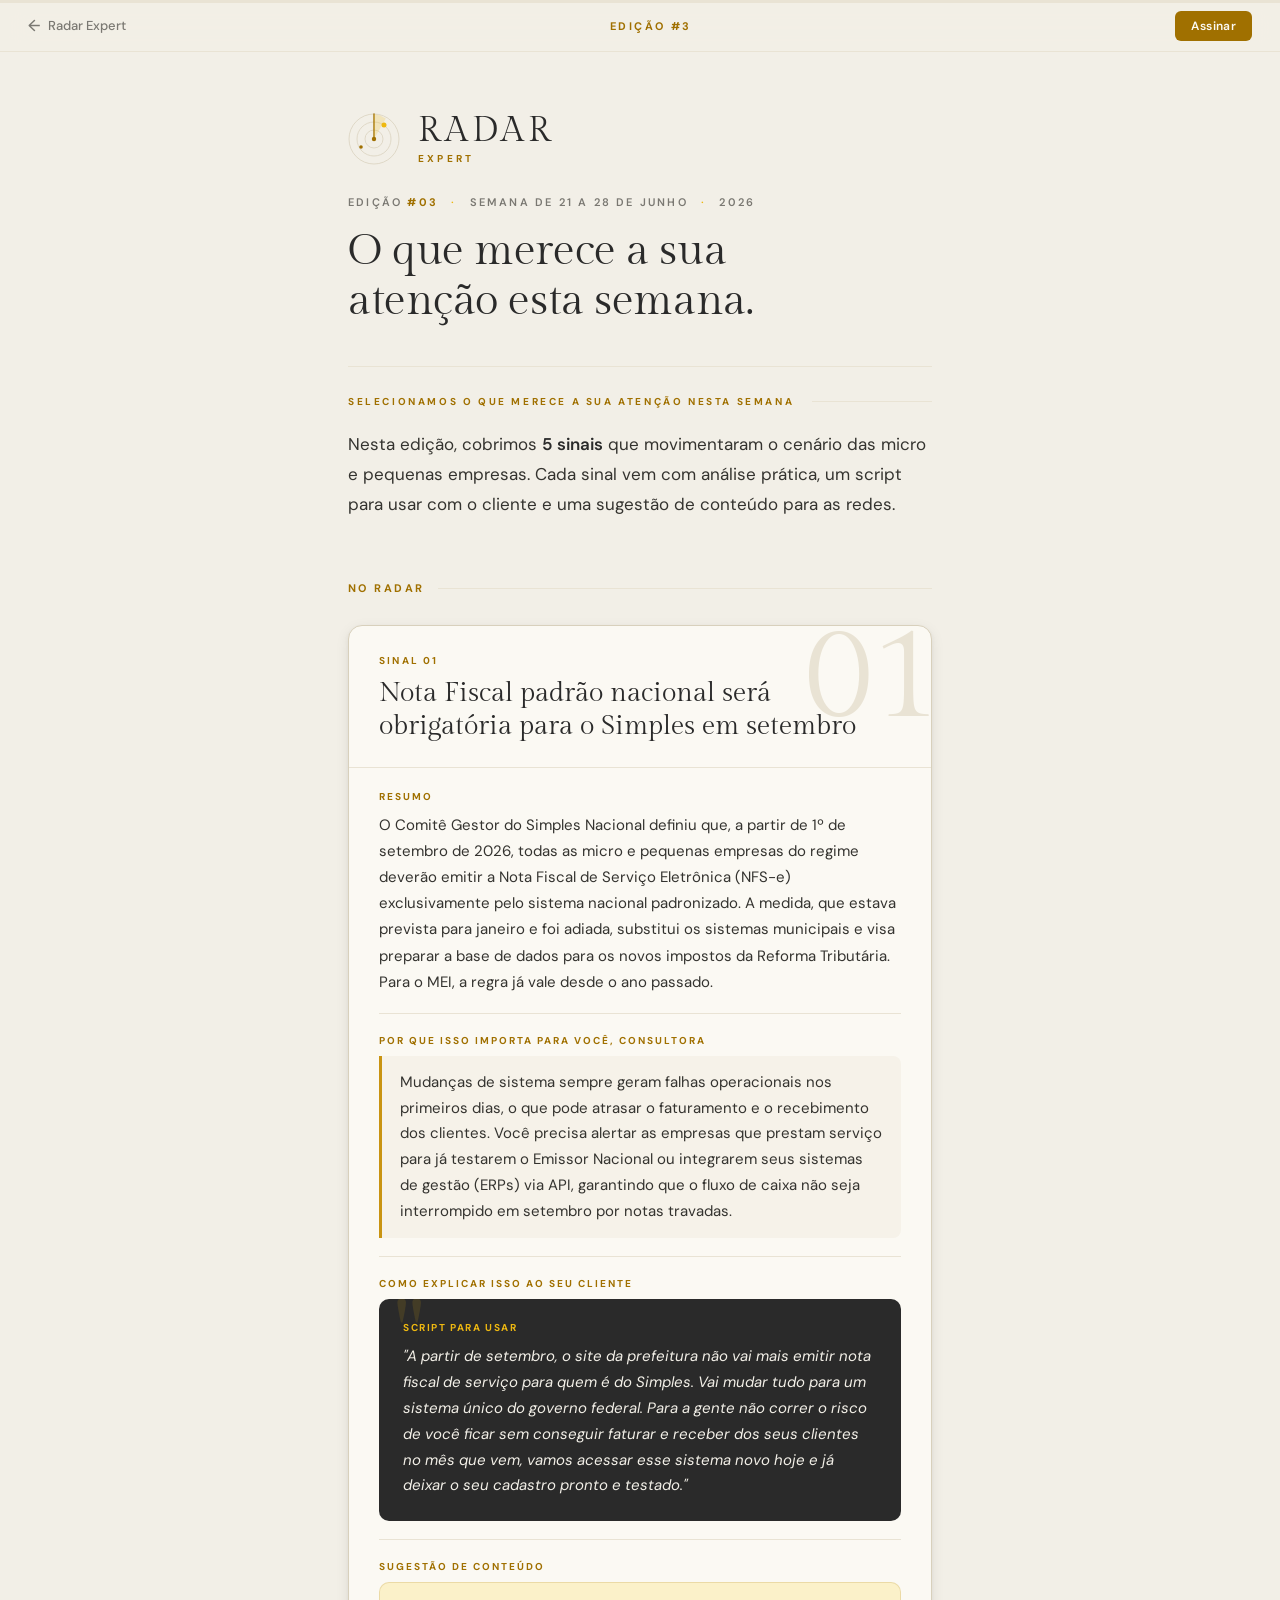
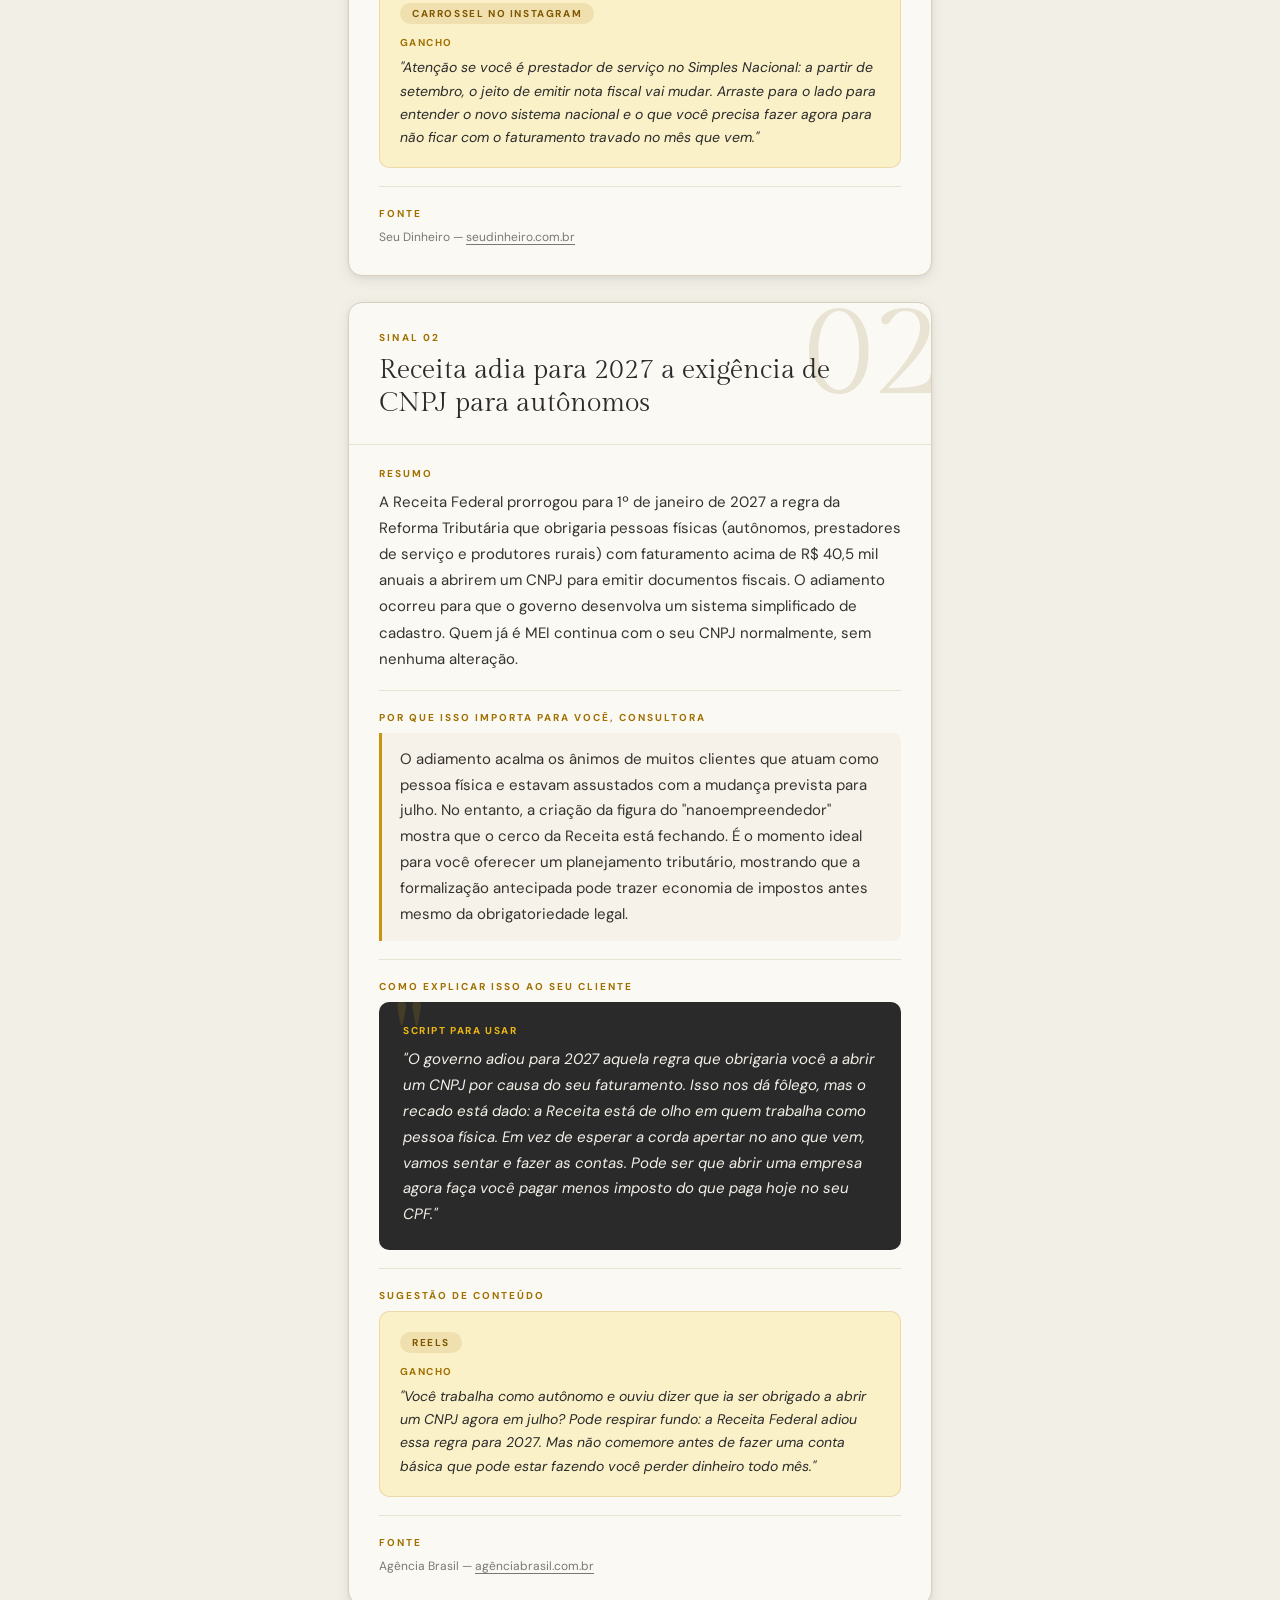
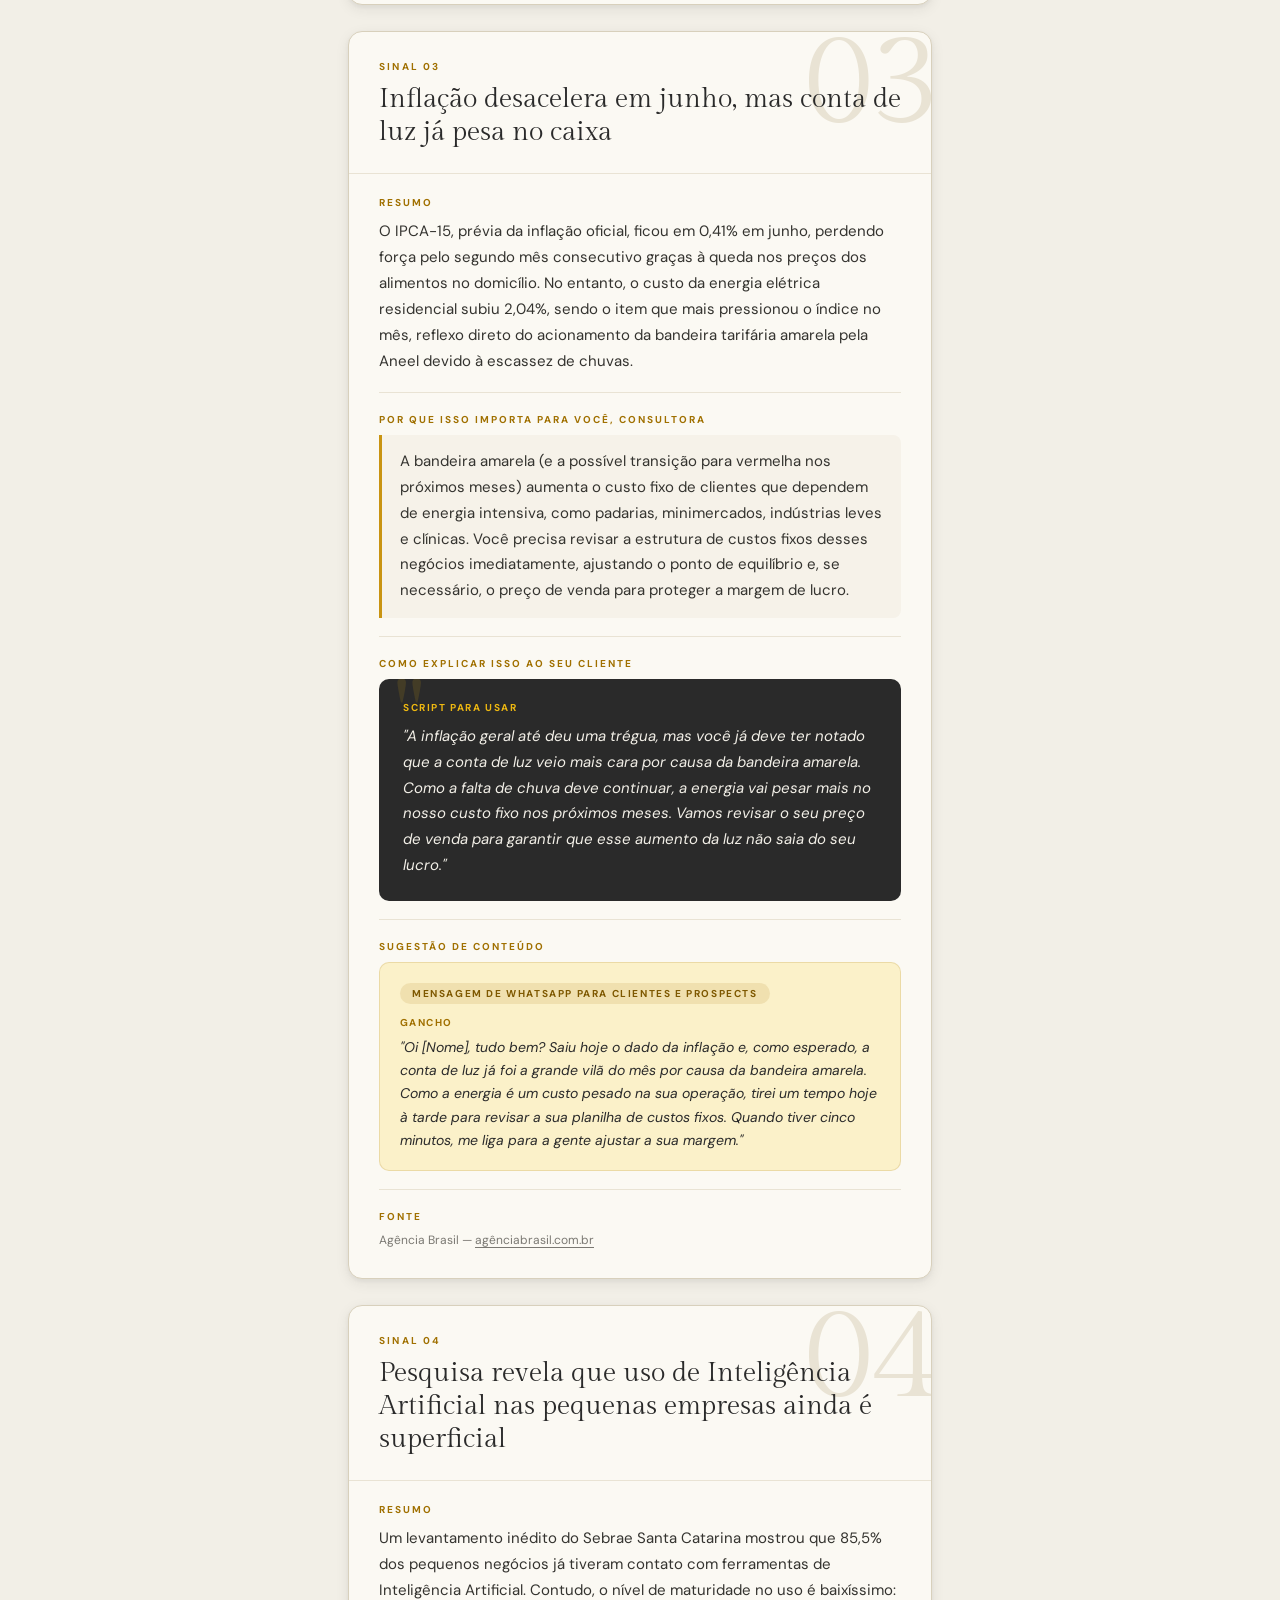
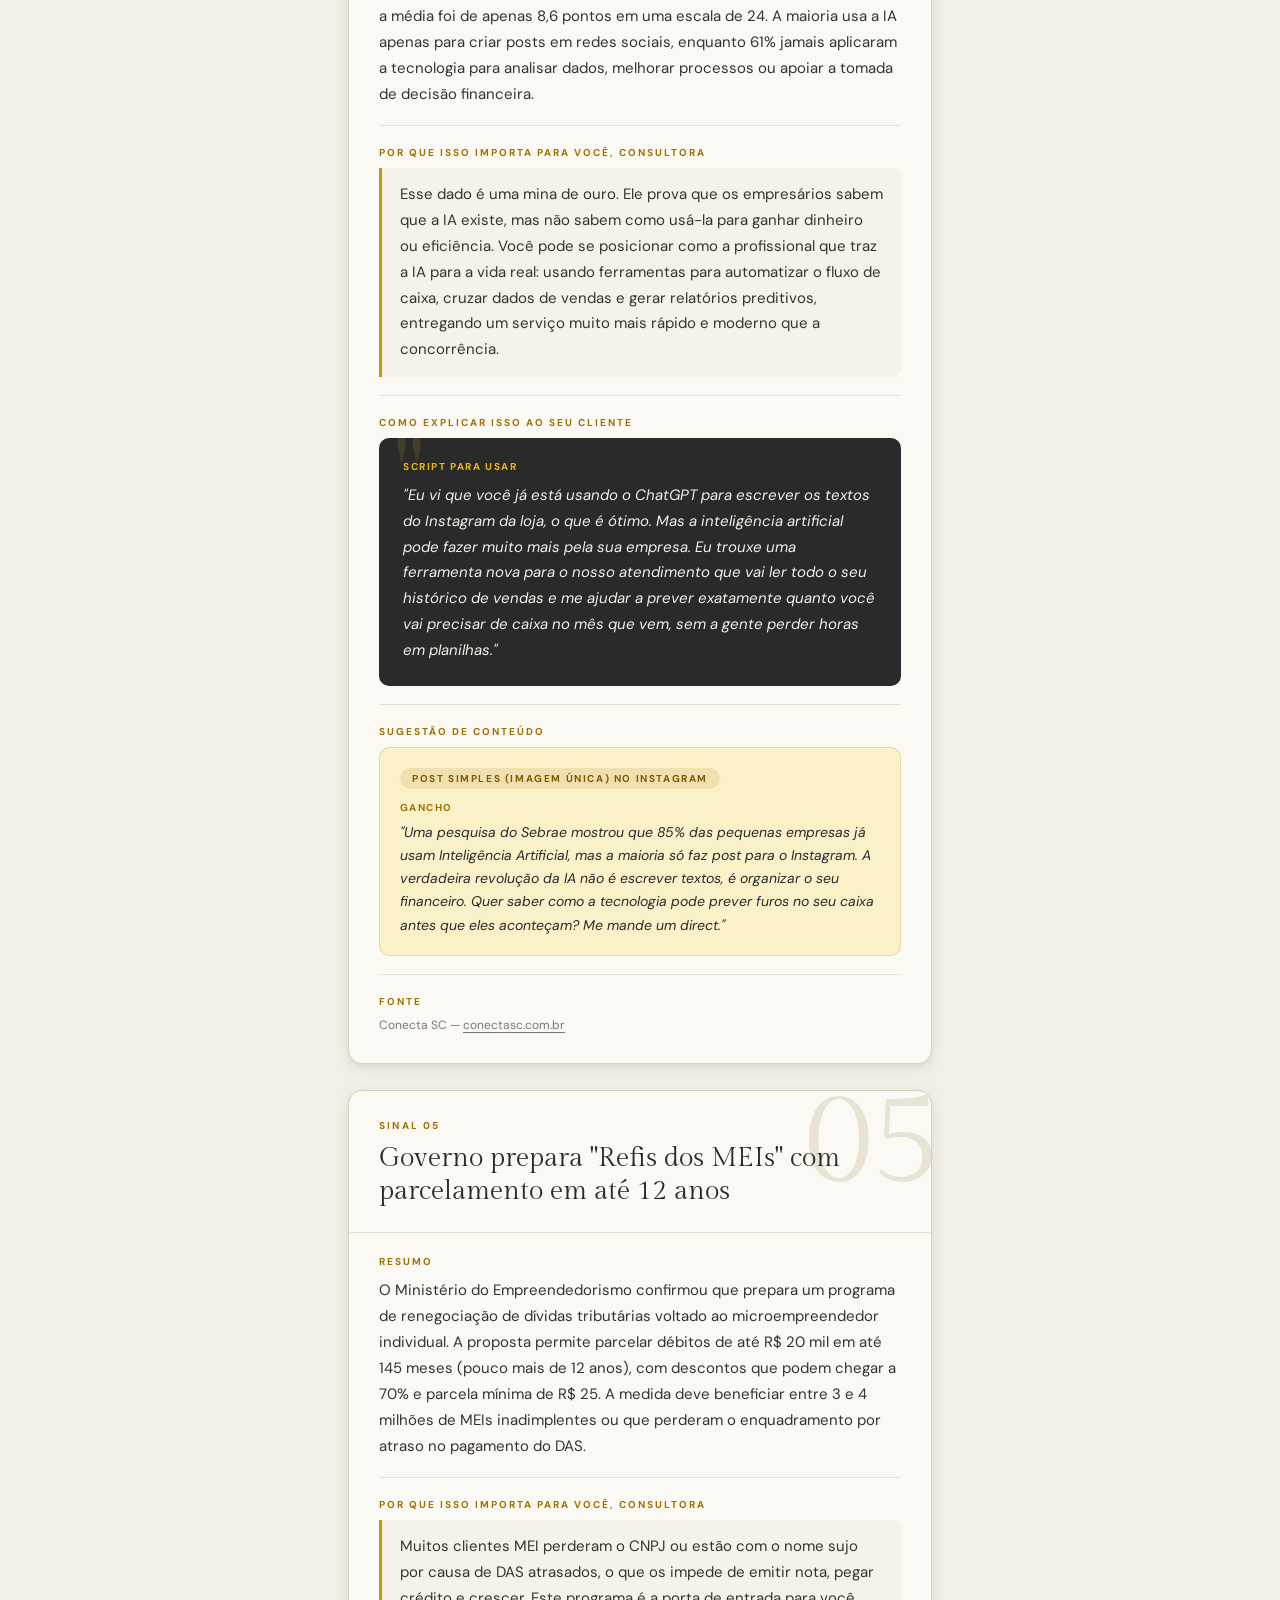
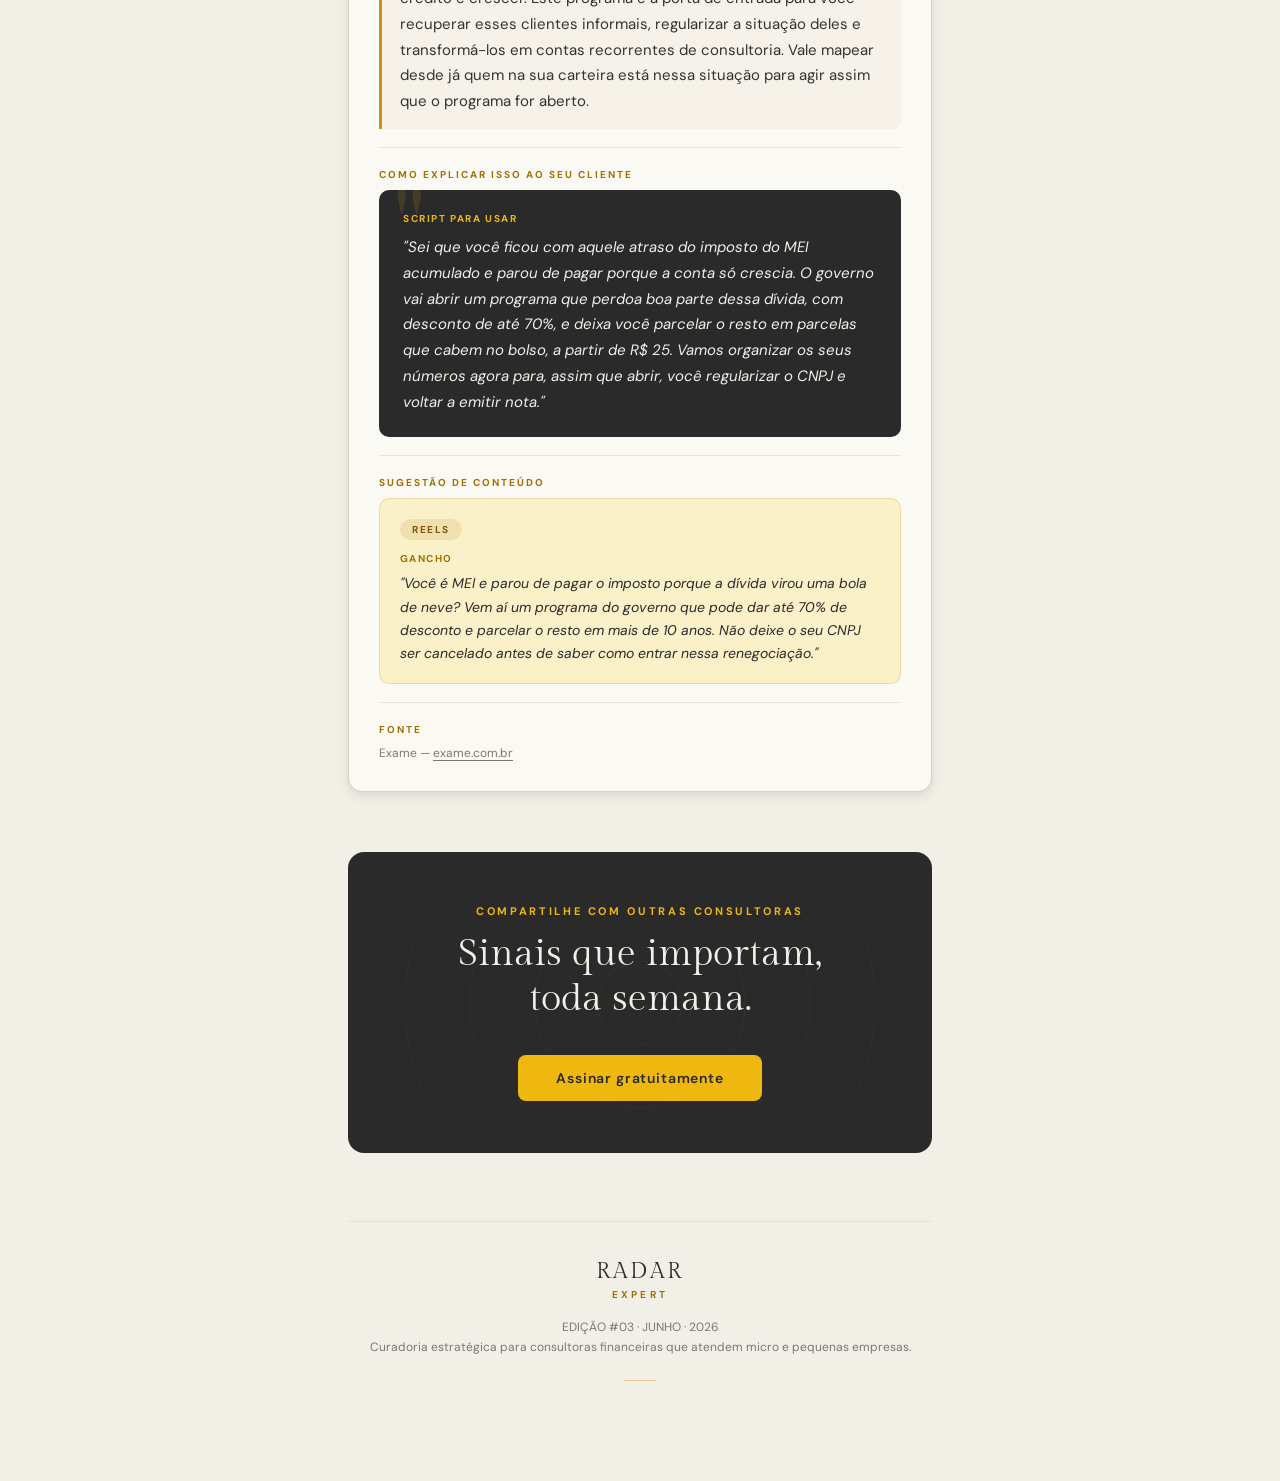
<file: editions/reader.html>
<!DOCTYPE html>
<html lang="pt-BR">
<head>
  <meta charset="utf-8">
  <meta name="viewport" content="width=device-width, initial-scale=1">
  <title>RADAR EXPERT</title>

  <link rel="preconnect" href="https://fonts.googleapis.com">
  <link rel="preconnect" href="https://fonts.gstatic.com" crossorigin="anonymous">
  <link href="https://fonts.googleapis.com/css2?family=Gilda+Display&family=DM+Sans:ital,opsz,wght@0,9..40,300;0,9..40,400;0,9..40,500;0,9..40,600;0,9..40,700;1,9..40,400&display=swap" rel="stylesheet">

  <link rel="stylesheet" href="../_ds/tokens/colors.css">
  <link rel="stylesheet" href="../_ds/tokens/typography.css">
  <link rel="stylesheet" href="../_ds/tokens/effects.css">

  <style>
    /* ── KEYFRAMES ─────────────────────────────────────────────── */
    @keyframes radarSpin { to { transform: rotate(360deg); } }
    @keyframes blip1     { 0%,100% { opacity:.18; } 50% { opacity:1; } }
    @keyframes blip2     { 0%,100% { opacity:.12; } 60% { opacity:.85; } }
    @keyframes shimmer   { from { background-position:-200% center; } to { background-position:200% center; } }
    @keyframes dotPulse  { 0%,100% { box-shadow:0 0 0 0 rgba(238,184,17,.7); } 60% { box-shadow:0 0 0 7px rgba(238,184,17,0); } }

    /* ── BASE ──────────────────────────────────────────────────── */
    *, *::before, *::after { box-sizing: border-box; }
    html { scroll-behavior: smooth; }
    body {
      margin: 0;
      background: var(--surface-page);
      font-family: var(--font-sans);
      color: var(--text-body);
      -webkit-font-smoothing: antialiased;
      text-rendering: optimizeLegibility;
    }
    p, h1, h2, h3, h4, blockquote { margin: 0; }
    h1, h2, h3, h4 { font-weight: 400; }
    a { color: var(--text-gold); text-underline-offset: 3px; transition: color .18s ease; }
    a:hover { color: var(--dourado-deep); }
    strong { color: var(--text-strong); font-weight: 600; }

    /* ── PROGRESS BAR ──────────────────────────────────────────── */
    #nl-progress {
      position: fixed; top: 0; left: 0; right: 0;
      height: 3px; background: var(--border-subtle); z-index: 1000;
    }
    #nl-progress-fill {
      height: 100%; width: 0%;
      background: linear-gradient(90deg, var(--dourado-700), var(--dourado-400), var(--dourado-200));
      background-size: 200% 100%;
      animation: shimmer 2.5s linear infinite;
      transition: width .12s linear;
    }

    /* ── READER NAV ────────────────────────────────────────────── */
    .reader-nav {
      position: sticky; top: 0; z-index: 200;
      display: flex; align-items: center; justify-content: space-between;
      height: 52px; padding: 0 28px;
      background: rgba(242, 239, 231, .92);
      backdrop-filter: blur(14px) saturate(120%);
      border-bottom: 1px solid var(--border-subtle);
    }
    .reader-back {
      font-size: 13px; font-weight: 500; color: var(--text-muted);
      text-decoration: none; display: flex; align-items: center; gap: 8px;
      transition: color .18s ease;
    }
    .reader-back:hover { color: var(--text-strong); }
    .reader-back-arrow { font-size: 16px; line-height: 1; }
    .reader-edition-label {
      font-size: 11px; font-weight: 700; letter-spacing: .22em;
      text-transform: uppercase; color: var(--text-gold);
    }
    .reader-cta {
      padding: 7px 16px;
      background: var(--dourado-700); color: var(--creme-50);
      font-size: 12px; font-weight: 600; letter-spacing: .03em;
      border-radius: 6px; text-decoration: none;
      transition: background .18s ease;
    }
    .reader-cta:hover { background: var(--dourado-deep); }

    /* ── SIGNAL NAV (desktop) ──────────────────────────────────── */
    #nl-signal-nav {
      position: fixed; right: 28px; top: 50%; transform: translateY(-50%);
      display: flex; flex-direction: column; align-items: center; gap: 10px;
      z-index: 100; opacity: 0; pointer-events: none;
      transition: opacity .4s ease;
    }
    #nl-signal-nav.is-shown { opacity: 1; pointer-events: auto; }
    .sn-dot {
      width: 8px; height: 8px; border-radius: 50%;
      background: var(--border-strong); cursor: pointer;
      transition: background .22s ease, transform .22s ease;
    }
    .sn-dot:hover { background: var(--dourado-500); transform: scale(1.3); }
    .sn-dot.is-active {
      background: var(--dourado-500); transform: scale(1.4);
      animation: dotPulse 1.6s ease-in-out;
    }
    .sn-label {
      font-size: 9px; font-weight: 700; letter-spacing: .18em;
      text-transform: uppercase; color: var(--text-muted);
      margin-top: 6px; white-space: nowrap;
    }
    @media (max-width: 860px) { #nl-signal-nav { display: none; } }

    /* ── REVEAL SYSTEM ─────────────────────────────────────────── */
    .js-reveal {
      opacity: 0; transform: translateY(30px);
      transition: opacity .7s cubic-bezier(.16,1,.3,1), transform .7s cubic-bezier(.16,1,.3,1);
    }
    .js-reveal.is-visible { opacity: 1; transform: none; }
    .js-stagger > * {
      opacity: 0; transform: translateY(14px);
      transition: opacity .5s cubic-bezier(.16,1,.3,1), transform .5s cubic-bezier(.16,1,.3,1);
    }
    .js-stagger.is-visible > *:nth-child(1) { opacity:1; transform:none; }
    .js-stagger.is-visible > *:nth-child(2) { opacity:1; transform:none; transition-delay:.07s; }
    .js-stagger.is-visible > *:nth-child(3) { opacity:1; transform:none; transition-delay:.14s; }
    .js-stagger.is-visible > *:nth-child(4) { opacity:1; transform:none; transition-delay:.21s; }

    /* ── LAYOUT ────────────────────────────────────────────────── */
    .nl { max-width: 640px; margin: 0 auto; padding: 3px 28px 100px; }
    @media (max-width: 500px) { .nl { padding: 3px 18px 72px; } }

    /* ── HEADER ────────────────────────────────────────────────── */
    .nl-header { padding: 58px 0 40px; border-bottom: 1px solid var(--border-subtle); }
    .nl-logo-row { display: flex; align-items: center; gap: 18px; margin-bottom: 30px; }
    .nl-radar-svg { width: 52px; height: 52px; flex: none; }
    .nl-wordmark-main { font-family: var(--font-display); font-size: 34px; letter-spacing: .14em; color: var(--text-strong); line-height: 1; }
    .nl-wordmark-sub  { font-size: 10px; font-weight: 700; letter-spacing: .32em; text-transform: uppercase; color: var(--text-gold); margin-top: 4px; }
    .nl-meta { font-size: 11px; font-weight: 600; letter-spacing: .20em; text-transform: uppercase; color: var(--text-muted); margin-bottom: 18px; }
    .nl-meta-dot { color: var(--dourado-400); margin: 0 8px; }
    .nl-hero-title {
      font-family: var(--font-display);
      font-size: clamp(28px, 5vw, 44px);
      color: var(--text-strong); line-height: 1.13;
      max-width: 500px; letter-spacing: -.01em;
    }

    /* ── SELECAO PHRASE ────────────────────────────────────────── */
    .nl-selecao { padding: 28px 0 22px; display: flex; align-items: center; gap: 0; }
    .nl-selecao-text { font-size: 10px; font-weight: 700; letter-spacing: .26em; text-transform: uppercase; color: var(--text-gold); flex: none; padding-right: 18px; white-space: nowrap; }
    .nl-selecao-rule { flex: 1; height: 1px; background: var(--border-subtle); transform: scaleX(0); transform-origin: left; transition: transform .9s .25s cubic-bezier(.16,1,.3,1); }
    .is-visible .nl-selecao-rule { transform: scaleX(1); }
    @media (max-width: 500px) { .nl-selecao-text { font-size: 9px; letter-spacing: .18em; } }

    /* ── INTRO ─────────────────────────────────────────────────── */
    .nl-intro { font-size: 17px; line-height: 1.74; color: var(--text-body); }

    /* ── SECTION DIVIDER ───────────────────────────────────────── */
    .nl-section-div { display: flex; align-items: center; gap: 14px; margin: 56px 0 30px; }
    .nl-section-div-label { font-size: 11px; font-weight: 700; letter-spacing: .22em; text-transform: uppercase; color: var(--text-gold); flex: none; }
    .nl-section-div-rule { flex: 1; height: 1px; background: var(--border-subtle); transform: scaleX(0); transform-origin: left; transition: transform .7s .2s cubic-bezier(.16,1,.3,1); }
    .is-visible .nl-section-div-rule { transform: scaleX(1); }

    /* ── SIGNAL CARD ───────────────────────────────────────────── */
    .nl-signal {
      background: var(--surface-raised);
      border: 1px solid var(--border-strong);
      border-radius: 14px; overflow: hidden; margin-bottom: 26px;
      box-shadow: var(--shadow-md);
      transition: transform .32s cubic-bezier(.16,1,.3,1), box-shadow .32s cubic-bezier(.16,1,.3,1);
    }
    .nl-signal:hover { transform: translateY(-6px); box-shadow: var(--shadow-lg); }
    .nl-signal-hd {
      padding: 28px 30px 24px;
      border-bottom: 1px solid var(--border-subtle);
      position: relative; overflow: hidden;
    }
    .nl-signal-bg-num {
      position: absolute; right: -6px; top: -14px;
      font-family: var(--font-display); font-size: 130px; color: var(--border-subtle);
      line-height: 1; pointer-events: none; user-select: none; letter-spacing: -.04em;
    }
    .nl-signal-num { font-size: 10px; font-weight: 700; letter-spacing: .22em; text-transform: uppercase; color: var(--text-gold); margin-bottom: 10px; }
    .nl-signal-title { font-family: var(--font-display); font-size: clamp(20px,3.6vw,27px); color: var(--text-strong); line-height: 1.22; position: relative; }

    /* ── SIGNAL BODY ───────────────────────────────────────────── */
    .nl-signal-bd { padding: 0 30px 30px; }
    .nl-sec { padding-top: 22px; }
    .nl-sec + .nl-sec { margin-top: 18px; padding-top: 20px; border-top: 1px solid var(--border-subtle); }
    .nl-sec-label { font-size: 10px; font-weight: 700; letter-spacing: .20em; text-transform: uppercase; color: var(--text-gold); margin-bottom: 9px; }
    .nl-sec-text { font-size: 15px; line-height: 1.74; color: var(--text-body); }
    @media (max-width: 500px) {
      .nl-signal-hd { padding: 22px 20px 18px; }
      .nl-signal-bd { padding: 0 20px 26px; }
      .nl-signal-bg-num { font-size: 90px; }
    }

    /* ── IMPORTA BOX ───────────────────────────────────────────── */
    .nl-importa-box {
      background: var(--surface-sunken);
      border-left: 3px solid var(--dourado-500);
      border-radius: 0 8px 8px 0;
      padding: 14px 18px;
      font-size: 15px; line-height: 1.72; color: var(--text-body);
    }

    /* ── QUOTE (dark script card) ──────────────────────────────── */
    .nl-quote {
      background: var(--surface-inverse);
      border-radius: 10px; padding: 22px 24px;
      position: relative; overflow: hidden;
    }
    .nl-quote-mark {
      position: absolute; top: -8px; left: 16px;
      font-family: var(--font-display); font-size: 96px;
      color: rgba(238,184,17,.13); line-height: 1;
      pointer-events: none; user-select: none;
    }
    .nl-quote-hint { font-size: 10px; font-weight: 700; letter-spacing: .16em; text-transform: uppercase; color: var(--dourado-400); margin-bottom: 10px; position: relative; }
    .nl-quote-text { font-size: 15px; font-style: italic; line-height: 1.72; color: var(--text-on-dark); position: relative; }

    /* ── SUGESTAO ──────────────────────────────────────────────── */
    .nl-sugestao { background: var(--dourado-100); border: 1px solid rgba(160,112,0,.18); border-radius: 10px; padding: 18px 20px; }
    .nl-sugestao-format { display: inline-flex; font-size: 10px; font-weight: 700; letter-spacing: .16em; text-transform: uppercase; color: var(--dourado-deep); background: rgba(160,112,0,.13); border-radius: 100px; padding: 4px 12px; margin-bottom: 12px; }
    .nl-sugestao-gancho-label { font-size: 10px; font-weight: 700; letter-spacing: .14em; text-transform: uppercase; color: var(--dourado-700); margin-bottom: 7px; }
    .nl-sugestao-gancho { font-size: 14px; line-height: 1.66; color: var(--text-strong); font-style: italic; }

    /* ── SOURCE ────────────────────────────────────────────────── */
    .nl-source-link { font-size: 12px; color: var(--text-muted); }
    .nl-source-link a { font-size: 12px; color: var(--text-muted); }
    .nl-source-link a:hover { color: var(--text-gold); }

    /* ── STAT ROW ──────────────────────────────────────────────── */
    .nl-stat-row { display: flex; border-bottom: 1px solid var(--border-subtle); }
    .nl-stat { flex: 1; padding: 20px 22px; border-right: 1px solid var(--border-subtle); }
    .nl-stat:last-child { border-right: none; }
    .nl-stat-num { font-family: var(--font-display); font-size: clamp(22px,4vw,32px); color: var(--text-gold); line-height: 1; margin-bottom: 6px; display: block; }
    .nl-stat-label { font-size: 10px; font-weight: 600; letter-spacing: .10em; text-transform: uppercase; color: var(--text-muted); line-height: 1.35; display: block; }
    .nl-stat-row--dark { background: var(--surface-inverse); }
    .nl-stat-row--dark .nl-stat { border-right-color: rgba(255,255,255,.07); }
    .nl-stat-row--dark .nl-stat-num { color: var(--dourado-400); }
    .nl-stat-row--dark .nl-stat-label { color: var(--text-on-dark-muted); }

    /* ── CTA ───────────────────────────────────────────────────── */
    .nl-cta { background: var(--surface-inverse); border-radius: 16px; padding: 52px 40px; text-align: center; position: relative; overflow: hidden; margin-top: 60px; }
    .nl-cta-rings { position: absolute; top: 50%; left: 50%; transform: translate(-50%,-50%); pointer-events: none; opacity: .06; }
    .nl-cta-eyebrow { font-size: 11px; font-weight: 700; letter-spacing: .24em; text-transform: uppercase; color: var(--dourado-400); margin-bottom: 14px; position: relative; }
    .nl-cta-title { font-family: var(--font-display); font-size: clamp(26px,5vw,38px); color: var(--text-on-dark); line-height: 1.16; margin-bottom: 34px; position: relative; }
    .nl-cta-btn {
      display: inline-block;
      background: var(--dourado-400); color: #2A2A2A;
      font-family: var(--font-sans); font-size: 14px; font-weight: 600; letter-spacing: .06em;
      text-decoration: none; padding: 14px 38px; border-radius: 8px; cursor: pointer; position: relative;
      transition: background .2s ease, transform .18s ease, box-shadow .2s ease;
    }
    .nl-cta-btn:hover { background: var(--dourado-500); color: #2A2A2A; transform: translateY(-2px); box-shadow: var(--shadow-gold); text-decoration: none; }
    @media (max-width: 500px) { .nl-cta { padding: 36px 24px; } }

    /* ── FOOTER ────────────────────────────────────────────────── */
    .nl-footer { margin-top: 68px; padding-top: 36px; border-top: 1px solid var(--border-subtle); text-align: center; }
    .nl-footer-wordmark { font-family: var(--font-display); font-size: 22px; letter-spacing: .14em; color: var(--text-strong); }
    .nl-footer-sub { font-size: 10px; font-weight: 700; letter-spacing: .32em; text-transform: uppercase; color: var(--text-gold); margin-top: 4px; }
    .nl-footer-text { font-size: 12px; color: var(--text-muted); margin-top: 16px; line-height: 1.72; }
    .nl-footer-rule { width: 32px; height: 1px; background: var(--dourado-500); margin: 22px auto 0; opacity: .44; }

    /* ── LOADING STATE ─────────────────────────────────────────── */
    .nl-loading {
      text-align: center; padding: 80px 0;
      font-size: 13px; color: var(--text-muted); letter-spacing: .12em; text-transform: uppercase;
    }
  </style>
</head>
<body>

<!-- Progress bar -->
<div id="nl-progress"><div id="nl-progress-fill"></div></div>

<!-- Reader nav -->
<nav class="reader-nav">
  <a class="reader-back" href="/">
    <span class="reader-back-arrow">←</span>
    Radar Expert
  </a>
  <span class="reader-edition-label" id="reader-edition-label"></span>
  <a class="reader-cta" href="../assinar.html">Assinar</a>
</nav>

<!-- Signal navigation dots (desktop, populated by JS) -->
<nav id="nl-signal-nav" aria-label="Sinais desta edição"></nav>

<!-- Edition content -->
<div class="nl" id="nl-content">
  <div class="nl-loading">Carregando edição…</div>
</div>

<script>
(function () {
  'use strict';

  /* ── Get edition id from URL ── */
  const params  = new URLSearchParams(location.search);
  const id      = (params.get('id') || '03').replace(/[^0-9a-z]/gi, '');
  const numFmt  = '#' + id.replace(/^0+/, '') || '#' + id;

  /* ── Update page title with edition number ── */
  document.title = 'RADAR EXPERT — Edição ' + numFmt;
  const label = document.getElementById('reader-edition-label');
  if (label) label.textContent = 'Edição ' + numFmt;

  /* ── Fetch edition fragment ── */
  fetch(id + '.html')
    .then(function (r) {
      if (!r.ok) throw new Error('not found');
      return r.text();
    })
    .then(function (html) {
      document.getElementById('nl-content').innerHTML = html;
      initInteractions();
      /* Scroll to signal anchor if hash is present (e.g. #signal-2) */
      if (window.location.hash) {
        var target = document.querySelector(window.location.hash);
        if (target) {
          setTimeout(function () {
            target.scrollIntoView({ behavior: 'smooth', block: 'start' });
          }, 120);
        }
      }
    })
    .catch(function () {
      document.getElementById('nl-content').innerHTML =
        '<div class="nl-loading">Edição não encontrada.</div>';
    });

  /* ── Init all interactions ── */
  function initInteractions () {

    /* 1. Progress bar */
    var fill = document.getElementById('nl-progress-fill');
    if (fill) {
      window.addEventListener('scroll', function () {
        var h = Math.max(1, document.documentElement.scrollHeight - window.innerHeight);
        fill.style.width = Math.min(100, (window.scrollY / h) * 100) + '%';
      }, { passive: true });
    }

    /* 2. Signal nav dots */
    var nav     = document.getElementById('nl-signal-nav');
    var header  = document.querySelector('.nl-header');
    var signals = document.querySelectorAll('.nl-signal');
    var total   = signals.length;

    if (nav && total) {
      /* Build dots */
      var dotsHtml = '';
      signals.forEach(function (s) {
        var idx   = s.dataset.signalIndex || '1';
        var title = s.querySelector('.nl-signal-title');
        var tip   = title ? title.textContent.trim().slice(0, 40) : 'Sinal ' + idx;
        dotsHtml += '<div class="sn-dot js-sn-dot" data-signal="' + idx + '" title="' + tip + '"></div>';
      });
      dotsHtml += '<div class="sn-label">SINAL <span id="sn-current">01</span>/' + String(total).padStart(2,'0') + '</div>';
      nav.innerHTML = dotsHtml;

      /* Show/hide nav based on header visibility */
      if (header) {
        var headerObs = new IntersectionObserver(function (entries) {
          nav.classList.toggle('is-shown', !entries[0].isIntersecting);
        }, { threshold: 0 });
        headerObs.observe(header);
      }

      /* Track active signal */
      var currentLabel = document.getElementById('sn-current');
      var sigTrackObs = new IntersectionObserver(function (entries) {
        entries.forEach(function (e) {
          if (!e.isIntersecting) return;
          var idx = e.target.dataset.signalIndex;
          document.querySelectorAll('.js-sn-dot').forEach(function (d) { d.classList.remove('is-active'); });
          var dot = document.querySelector('.js-sn-dot[data-signal="' + idx + '"]');
          if (dot) dot.classList.add('is-active');
          if (currentLabel) currentLabel.textContent = String(idx).padStart(2, '0');
        });
      }, { threshold: 0.28, rootMargin: '-5% 0px -55% 0px' });
      signals.forEach(function (s) { sigTrackObs.observe(s); });

      /* Dot click → scroll to signal */
      document.querySelectorAll('.js-sn-dot').forEach(function (dot) {
        dot.addEventListener('click', function () {
          var target = document.querySelector('.nl-signal[data-signal-index="' + dot.dataset.signal + '"]');
          if (target) {
            window.scrollTo({ top: target.getBoundingClientRect().top + window.scrollY - 80, behavior: 'smooth' });
          }
        });
      });
    }

    /* 3. Scroll reveal */
    var revealEls = document.querySelectorAll('.js-reveal, .js-stagger');
    if (revealEls.length) {
      var revealObs = new IntersectionObserver(function (entries) {
        entries.forEach(function (e) {
          if (e.isIntersecting) {
            e.target.classList.add('is-visible');
            revealObs.unobserve(e.target);
          }
        });
      }, { threshold: 0.06, rootMargin: '0px 0px -44px 0px' });
      revealEls.forEach(function (el) { revealObs.observe(el); });
    }

    /* 4. Animated number counters */
    var counters = document.querySelectorAll('[data-count]');
    if (counters.length) {
      var counterObs = new IntersectionObserver(function (entries) {
        entries.forEach(function (e) {
          if (!e.isIntersecting) return;
          var el     = e.target;
          var target = parseFloat(el.dataset.count);
          var decs   = parseInt(el.dataset.decimals || '0');
          var prefix = el.dataset.prefix || '';
          var suffix = el.dataset.suffix || '';
          var dur    = 1400;
          var t0     = performance.now();
          var ease   = function(t) { return 1 - Math.pow(1 - t, 3); };
          (function run(now) {
            var p = Math.min(1, (now - t0) / dur);
            el.textContent = prefix + (target * ease(p)).toFixed(decs).replace('.', ',') + suffix;
            if (p < 1) requestAnimationFrame(run);
          })(performance.now());
          counterObs.unobserve(el);
        });
      }, { threshold: 0.7 });
      counters.forEach(function (el) { counterObs.observe(el); });
    }
  }

})();
</script>

</body>
</html>
</file>
<file: _ds/tokens/fonts.css>
/* RADAR EXPERT — Webfonts
   Gilda Display: editorial serif used for the RADAR wordmark, display headings, big quotes.
   DM Sans: sans-serif used for EXPERT lockup, UI text, body, labels.
   Both are the genuine brand fonts (available on Google Fonts) — no substitution. */

@import url('https://fonts.googleapis.com/css2?family=Gilda+Display&family=DM+Sans:ital,opsz,wght@0,9..40,400;0,9..40,500;0,9..40,600;0,9..40,700;1,9..40,400&family=IBM+Plex+Mono:wght@400;500&display=swap');
</file>
<file: _ds/tokens/colors.css>
/* RADAR EXPERT — Color tokens
   Palette: warm cream paper, charcoal ink ("chumbo"), gold accent ("dourado").
   An editorial, print-leaning palette — restrained, warm, with gold reserved for emphasis. */

:root {
  /* ---- Base ramps ---------------------------------------------------- */

  /* Creme — warm paper neutrals (light surfaces) */
  --creme-50:  #FBF9F3;   /* lightest — raised cards on cream */
  --creme-100: #F6F2E9;
  --creme-200: #F2EFE7;   /* brand cream — default page background */
  --creme-300: #E9E3D4;   /* hairline borders, dividers on cream */
  --creme-400: #D8D0BC;   /* stronger borders, muted fills */

  /* Chumbo — charcoal ink (dark surfaces & text) */
  --chumbo-900: #1C1C1C;  /* deepest — overlay scrims */
  --chumbo-800: #232323;
  --chumbo-700: #2A2A2A;  /* brand charcoal — dark surfaces, primary ink */
  --chumbo-600: #3A3A3A;  /* raised dark surface, borders on dark */
  --chumbo-500: #555452;  /* secondary ink on cream */
  --chumbo-400: #7A7872;  /* muted / caption ink on cream */
  --chumbo-300: #A8A59C;  /* faint ink, placeholders */

  /* Dourado — gold accent ramp */
  --dourado-deep:  #7E5800;  /* gold pressed / deep text-gold on cream */
  --dourado-700:   #A07000;  /* brand gold on cream — links, EXPERT lockup, accents */
  --dourado-500:   #C99412;  /* mid gold */
  --dourado-400:   #EEB811;  /* bright gold — gold on dark surfaces */
  --dourado-200:   #F6E27A;  /* light gold — radar sweep, soft highlights */
  --dourado-100:   #FBF1C9;  /* gold tint fill on cream (badges) */

  /* ---- Semantic: surfaces ------------------------------------------- */
  --surface-page:        var(--creme-200);   /* default app/page background */
  --surface-raised:      var(--creme-50);    /* cards, panels on cream */
  --surface-sunken:      var(--creme-100);   /* wells, code, insets */
  --surface-inverse:     var(--chumbo-700);  /* dark sections, footer, dark cards */
  --surface-inverse-raised: var(--chumbo-600);
  --surface-overlay:     rgba(28, 28, 28, 0.55); /* modal scrim */

  /* ---- Semantic: text ----------------------------------------------- */
  --text-strong:    var(--chumbo-700);   /* headings, primary copy */
  --text-body:      #34332F;             /* running body copy on cream */
  --text-muted:     var(--chumbo-400);   /* captions, metadata */
  --text-faint:     var(--chumbo-300);   /* placeholders, disabled */
  --text-gold:      var(--dourado-700);  /* accent text, links, eyebrows */
  --text-on-dark:        #F2EFE7;        /* primary copy on charcoal */
  --text-on-dark-muted:  #B7B4AC;        /* secondary copy on charcoal */
  --text-on-gold:        #2A2A2A;        /* copy on a gold fill */

  /* ---- Semantic: lines & accents ------------------------------------ */
  --border-subtle:  var(--creme-300);    /* hairlines, dividers on cream */
  --border-strong:  var(--creme-400);    /* input borders, card outlines */
  --border-on-dark: rgba(238, 184, 17, 0.28);
  --accent:         var(--dourado-700);  /* primary accent on cream */
  --accent-on-dark: var(--dourado-400);  /* primary accent on charcoal */
  --focus-ring:     rgba(160, 112, 0, 0.45);

  /* ---- Status (warm-leaning, used sparingly) ------------------------ */
  --success:   #4F7A3F;
  --success-bg:#E7EEDF;
  --warning:   #B6791C;
  --warning-bg:#F8ECCF;
  --danger:    #A6432F;
  --danger-bg: #F3E0D9;
  --info:      var(--dourado-700);
  --info-bg:   var(--dourado-100);
}
</file>
<file: _ds/tokens/typography.css>
/* RADAR EXPERT — Typography tokens
   Display: Gilda Display (high-contrast editorial serif) — wide tracking, used for the
   wordmark, hero/section titles, and pull quotes.
   Text/UI: DM Sans — body copy, labels, buttons, metadata. EXPERT-style labels use
   wide uppercase tracking. */

:root {
  /* ---- Families ----------------------------------------------------- */
  --font-display: 'Gilda Display', 'Times New Roman', Georgia, serif;
  --font-sans:    'DM Sans', -apple-system, BlinkMacSystemFont, 'Segoe UI', sans-serif;
  --font-mono:    'IBM Plex Mono', ui-monospace, 'SF Mono', Menlo, monospace;

  /* ---- Type scale (1.250 major-third, 16px base) -------------------- */
  --text-2xs:  11px;
  --text-xs:   12px;
  --text-sm:   14px;
  --text-base: 16px;
  --text-md:   18px;
  --text-lg:   20px;
  --text-xl:   25px;
  --text-2xl:  31px;
  --text-3xl:  39px;
  --text-4xl:  49px;
  --text-5xl:  61px;
  --text-6xl:  76px;

  /* ---- Weights (DM Sans) -------------------------------------------- */
  --weight-regular:  400;
  --weight-medium:   500;
  --weight-semibold: 600;
  --weight-bold:     700;

  /* ---- Line heights ------------------------------------------------- */
  --leading-tight:   1.08;   /* display headings */
  --leading-snug:    1.25;   /* subheads */
  --leading-normal:  1.4;    /* UI text */
  --leading-relaxed: 1.65;   /* long-form body */

  /* ---- Letter spacing ----------------------------------------------- */
  --tracking-tight:   -0.01em;
  --tracking-normal:  0;
  --tracking-wide:    0.04em;
  --tracking-wider:   0.12em;   /* eyebrows / small caps labels */
  --tracking-widest:  0.30em;   /* EXPERT-style lockup labels */

  /* ---- Semantic roles ----------------------------------------------- */
  --type-display:   var(--weight-regular) var(--text-6xl)/var(--leading-tight) var(--font-display);
  --type-h1:        var(--weight-regular) var(--text-4xl)/var(--leading-tight) var(--font-display);
  --type-h2:        var(--weight-regular) var(--text-3xl)/var(--leading-snug) var(--font-display);
  --type-h3:        var(--weight-semibold) var(--text-xl)/var(--leading-snug) var(--font-sans);
  --type-body:      var(--weight-regular) var(--text-base)/var(--leading-relaxed) var(--font-sans);
  --type-body-lg:   var(--weight-regular) var(--text-md)/var(--leading-relaxed) var(--font-sans);
  --type-label:     var(--weight-medium) var(--text-sm)/var(--leading-normal) var(--font-sans);
  --type-caption:   var(--weight-regular) var(--text-xs)/var(--leading-normal) var(--font-sans);
}
</file>
<file: _ds/tokens/spacing.css>
/* RADAR EXPERT — Spacing & layout tokens
   8px base rhythm with a few sub-steps for tight UI. Generous editorial whitespace. */

:root {
  /* ---- Spacing scale (8px base) ------------------------------------- */
  --space-0:   0;
  --space-1:   4px;
  --space-2:   8px;
  --space-3:   12px;
  --space-4:   16px;
  --space-5:   24px;
  --space-6:   32px;
  --space-7:   48px;
  --space-8:   64px;
  --space-9:   96px;
  --space-10:  128px;

  /* ---- Radii — soft, restrained (editorial, not bubbly) ------------- */
  --radius-xs:   2px;
  --radius-sm:   4px;
  --radius-md:   8px;
  --radius-lg:   12px;
  --radius-xl:   18px;
  --radius-pill: 999px;
  --radius-circle: 50%;

  /* ---- Layout ------------------------------------------------------- */
  --container-sm:  640px;    /* reading measure */
  --container-md:  860px;    /* article column */
  --container-lg:  1080px;
  --container-xl:  1280px;   /* marketing / app shell */
  --gutter:        24px;
  --measure:       68ch;     /* optimal body line length */
}
</file>
<file: _ds/tokens/effects.css>
/* RADAR EXPERT — Effects: shadows, borders, gradients, motion
   Shadows are soft and warm-tinted (cast on cream paper), never harsh black.
   Gold gradients echo the radar-sweep motif. */

:root {
  /* ---- Elevation (warm, low-contrast on cream) ---------------------- */
  --shadow-xs:  0 1px 2px rgba(42, 42, 42, 0.05);
  --shadow-sm:  0 1px 3px rgba(42, 42, 42, 0.07), 0 1px 2px rgba(42, 42, 42, 0.05);
  --shadow-md:  0 4px 14px rgba(42, 42, 42, 0.08), 0 2px 4px rgba(42, 42, 42, 0.05);
  --shadow-lg:  0 14px 40px rgba(42, 42, 42, 0.12), 0 4px 10px rgba(42, 42, 42, 0.06);
  --shadow-xl:  0 28px 70px rgba(42, 42, 42, 0.16);
  --shadow-gold: 0 6px 22px rgba(160, 112, 0, 0.20);

  /* ---- Borders ------------------------------------------------------ */
  --border-width: 1px;
  --border-hairline: 1px solid var(--border-subtle);
  --border-card: 1px solid var(--border-strong);

  /* ---- Radar-sweep gradients (signature motif) ---------------------- */
  --sweep-on-cream: linear-gradient(135deg, rgba(160,112,0,0) 0%, rgba(238,184,17,0.30) 60%, rgba(246,226,122,0.95) 100%); /* @kind other */
  --sweep-on-dark:  linear-gradient(135deg, rgba(238,184,17,0) 0%, rgba(238,184,17,0.32) 55%, rgba(246,226,122,1) 100%); /* @kind other */
  --gold-gradient:  linear-gradient(135deg, #EEB811 0%, #A07000 100%); /* @kind other */

  /* ---- Motion ------------------------------------------------------- */
  --ease-out:    cubic-bezier(0.16, 1, 0.3, 1); /* @kind other */  /* settle — UI entrances */
  --ease-in-out: cubic-bezier(0.65, 0, 0.35, 1); /* @kind other */
  --ease-standard: cubic-bezier(0.4, 0, 0.2, 1); /* @kind other */
  --dur-fast:    120ms; /* @kind other */
  --dur-base:    220ms; /* @kind other */
  --dur-slow:    420ms; /* @kind other */
  --sweep-spin:  4s; /* @kind other */   /* radar sweep rotation period */
}
</file>
